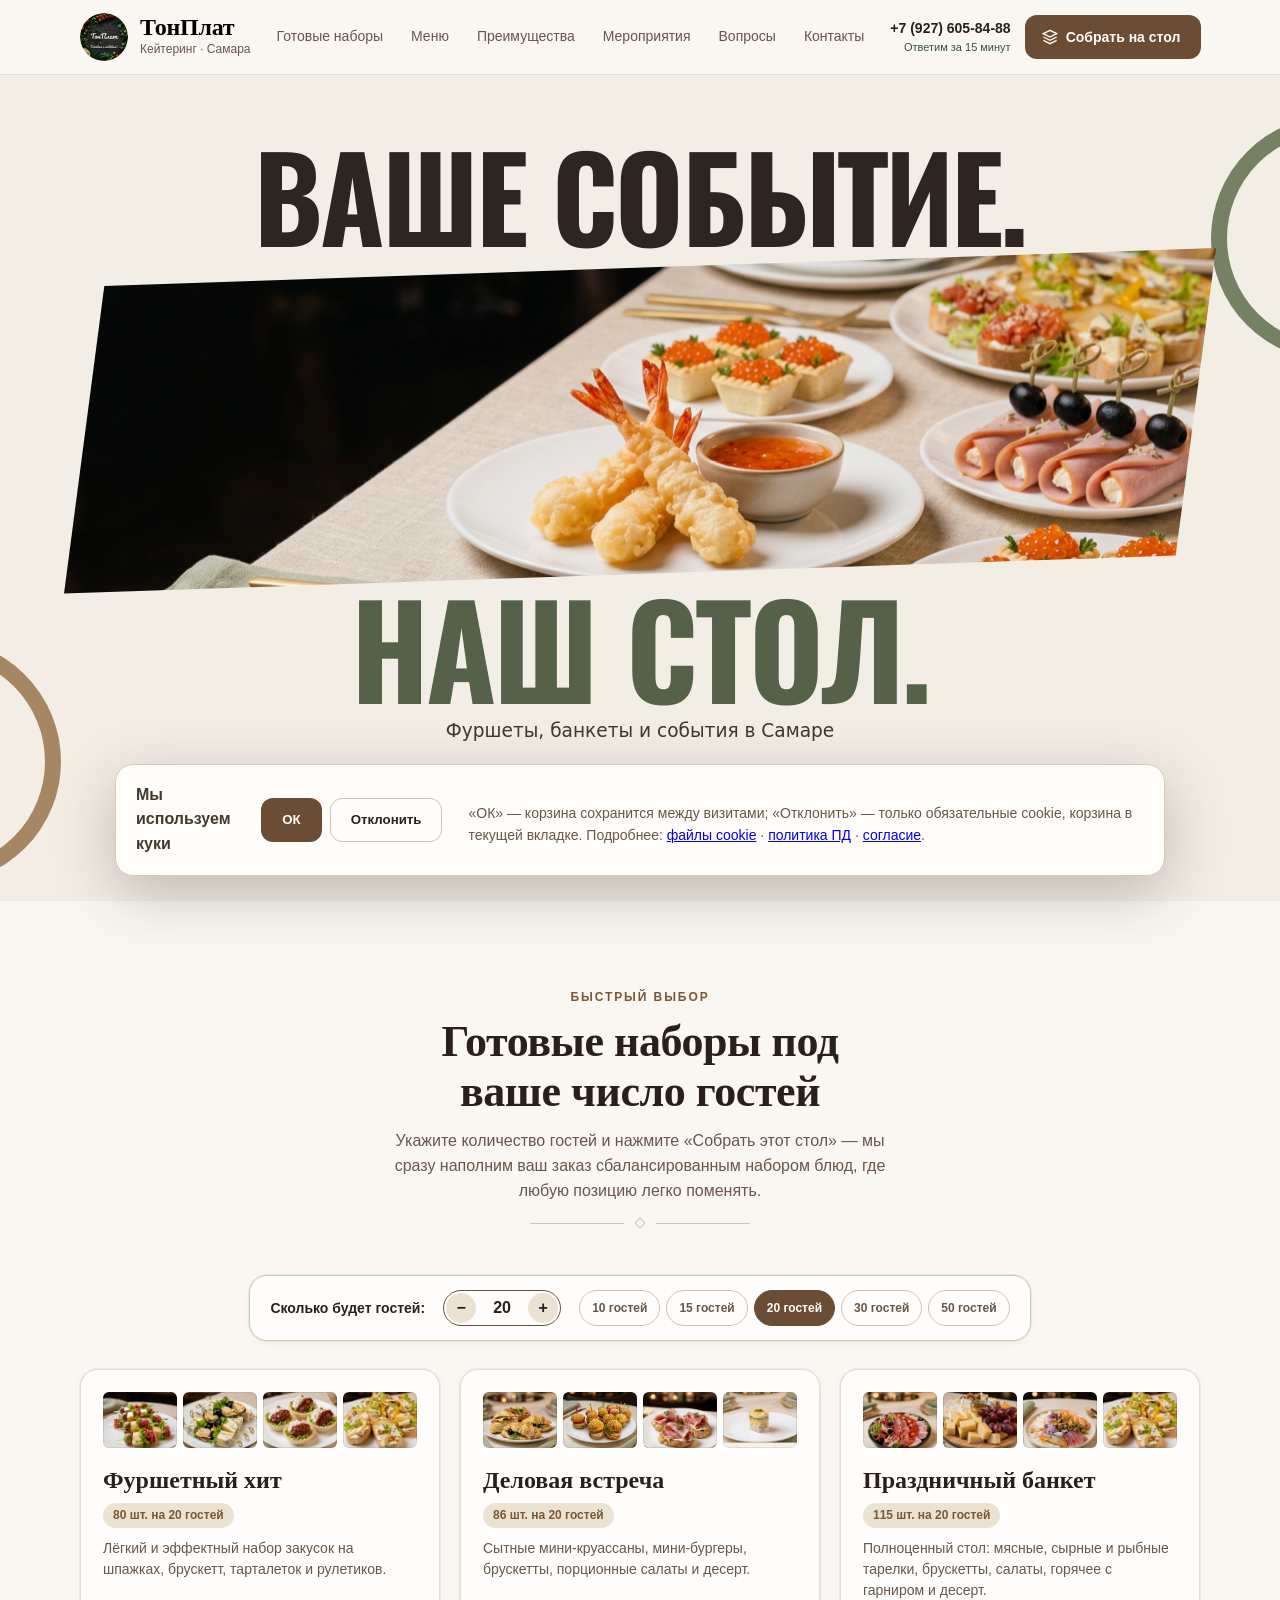
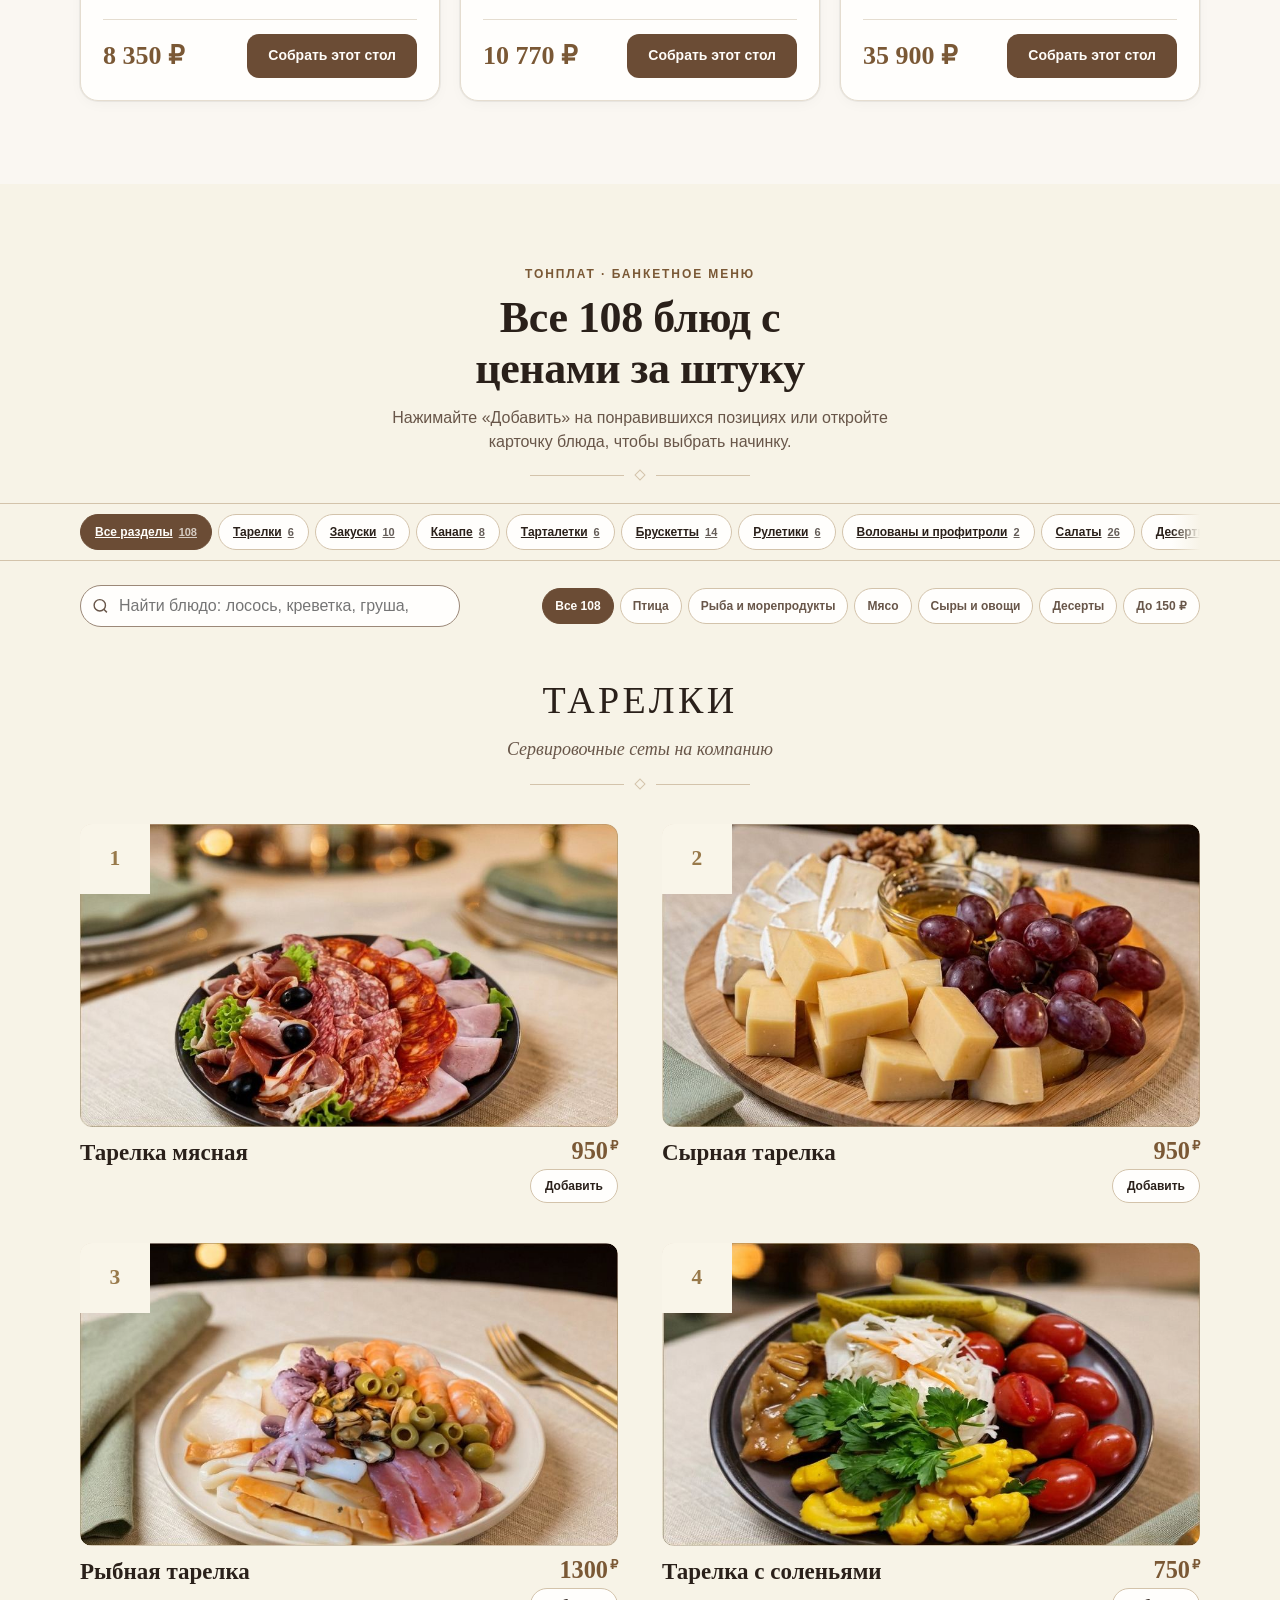
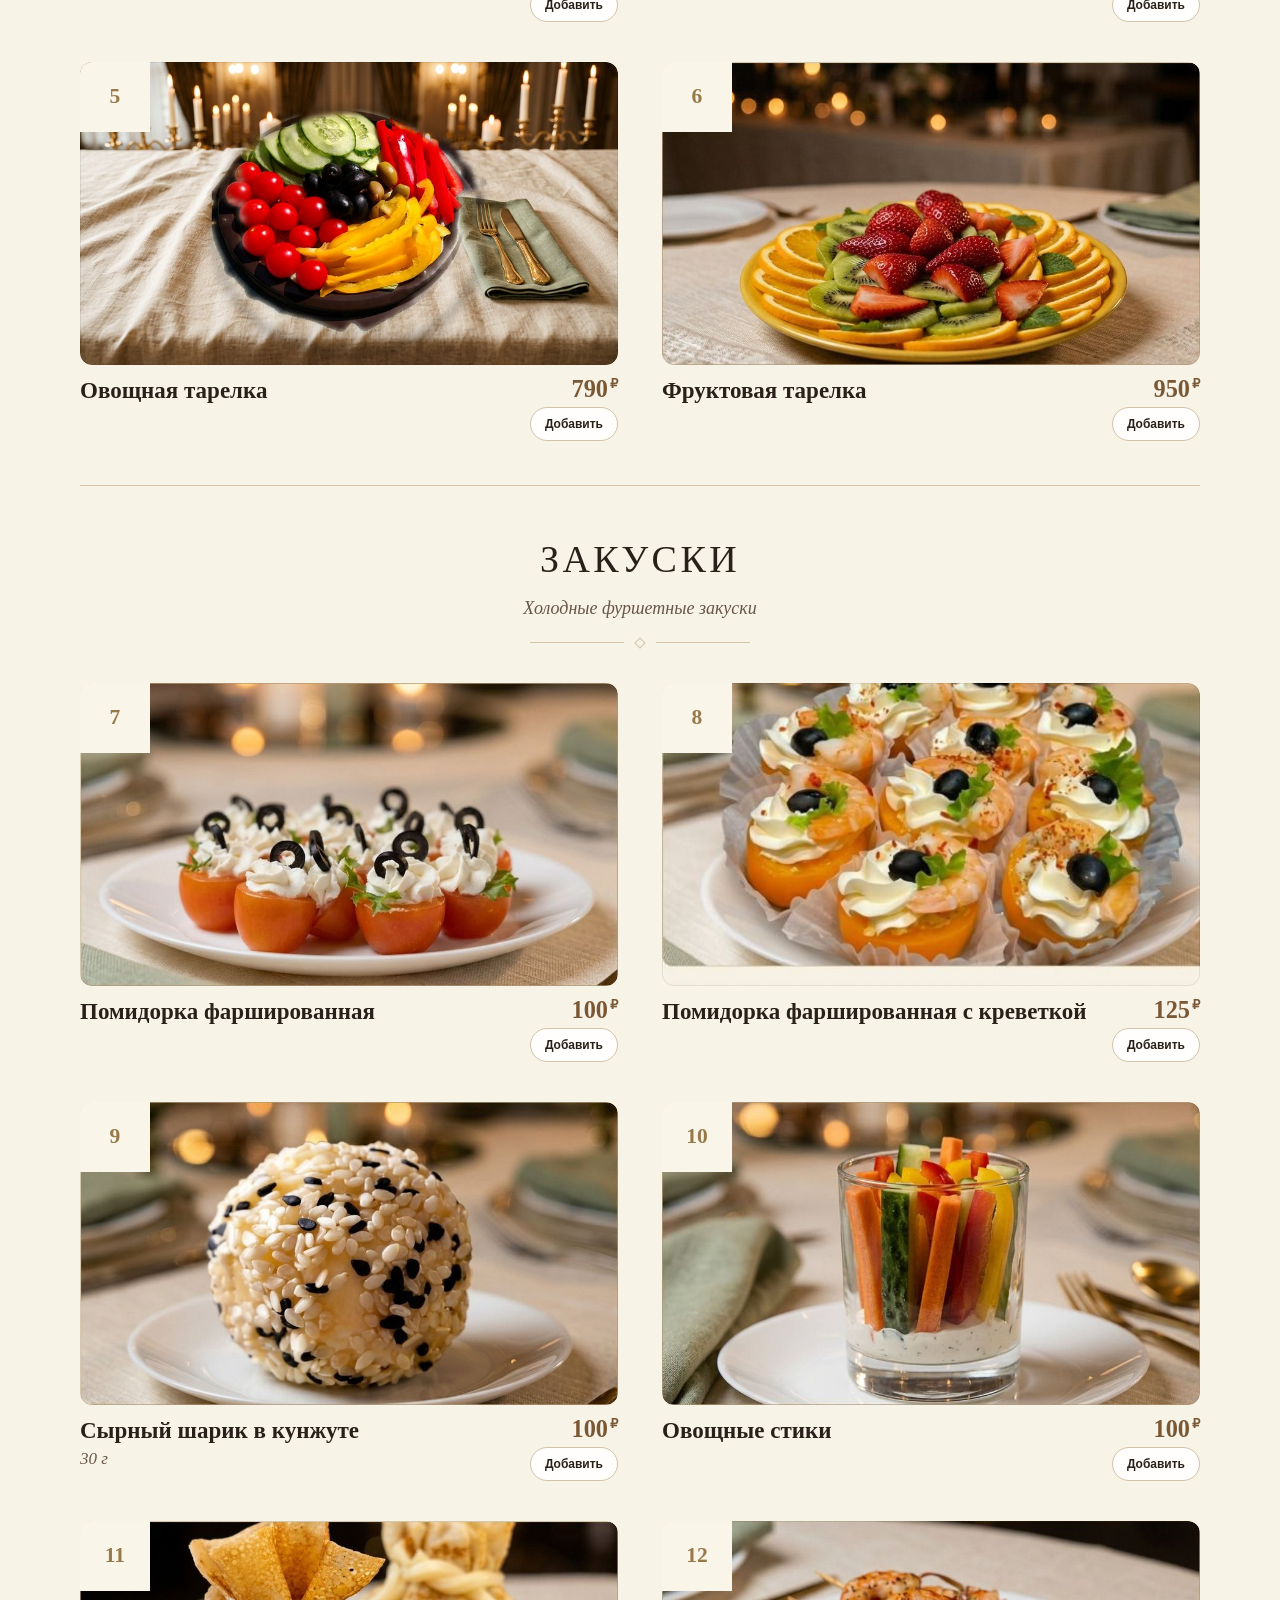
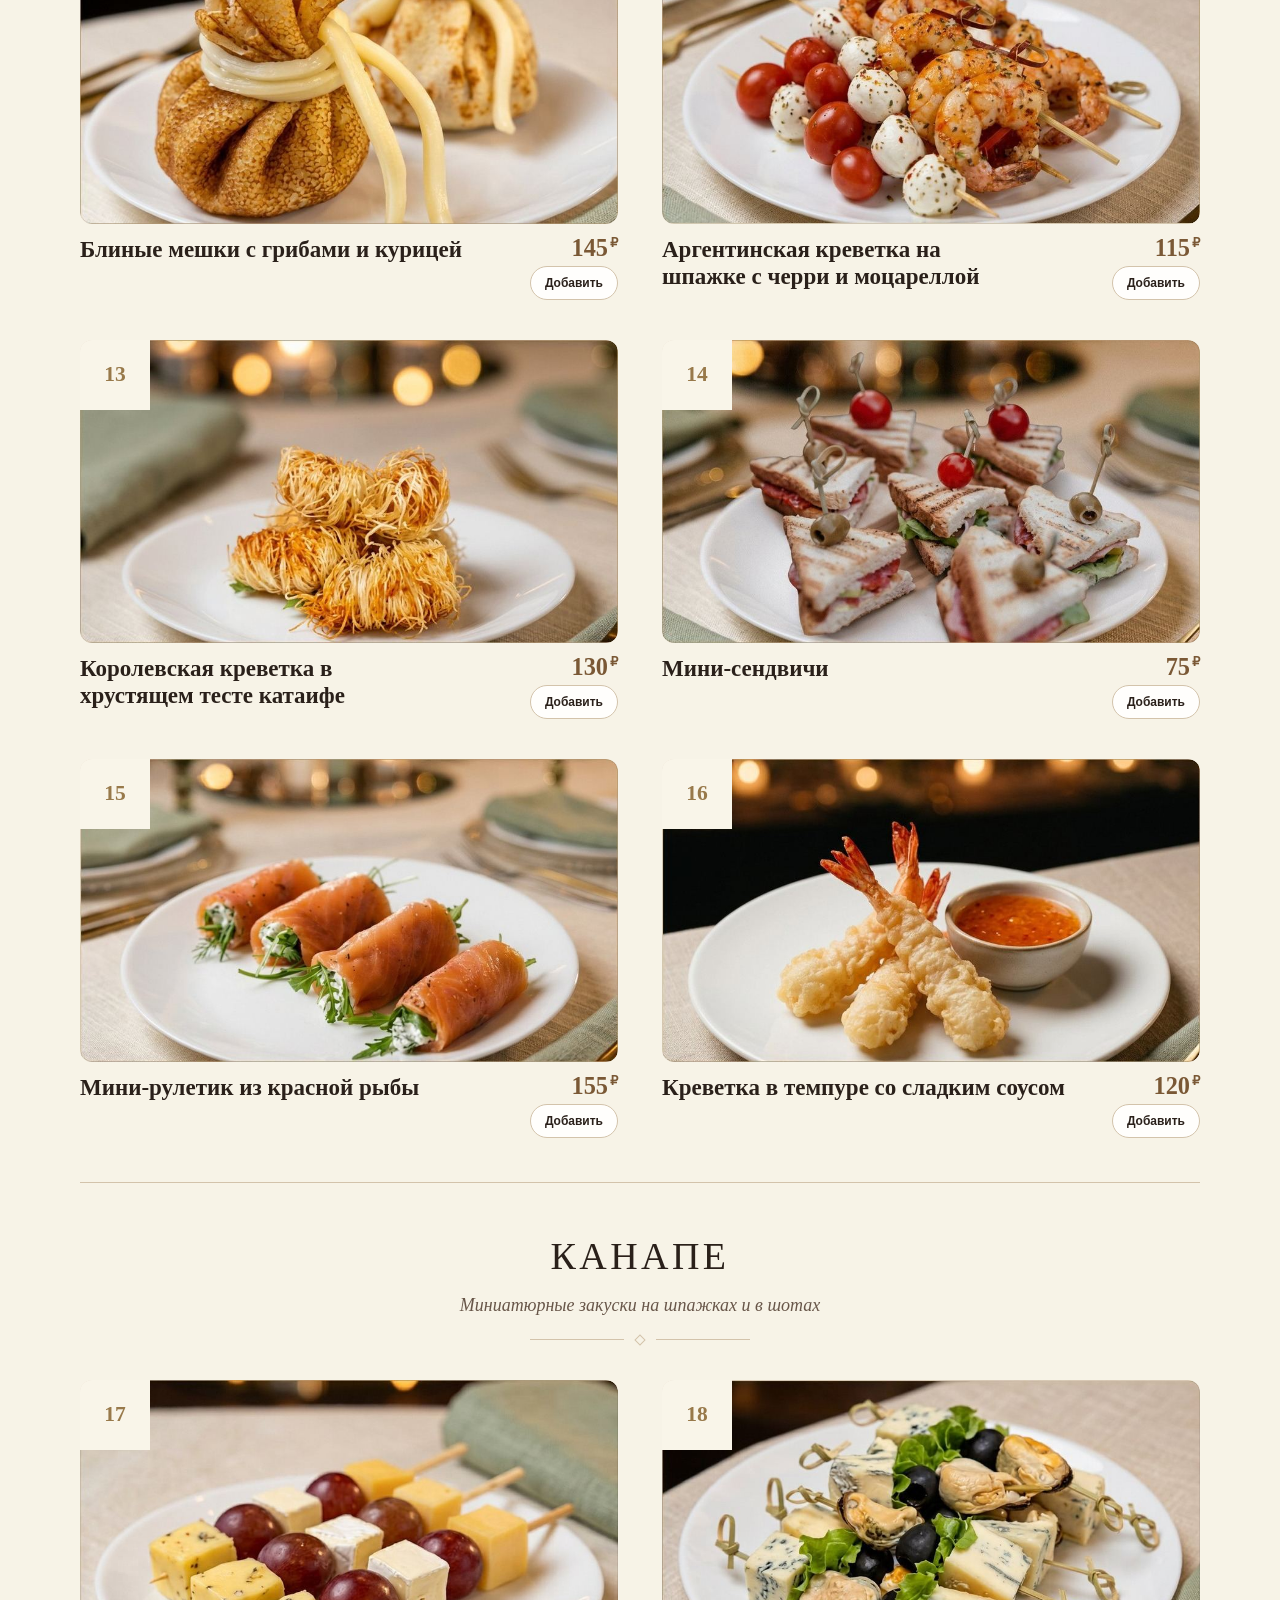
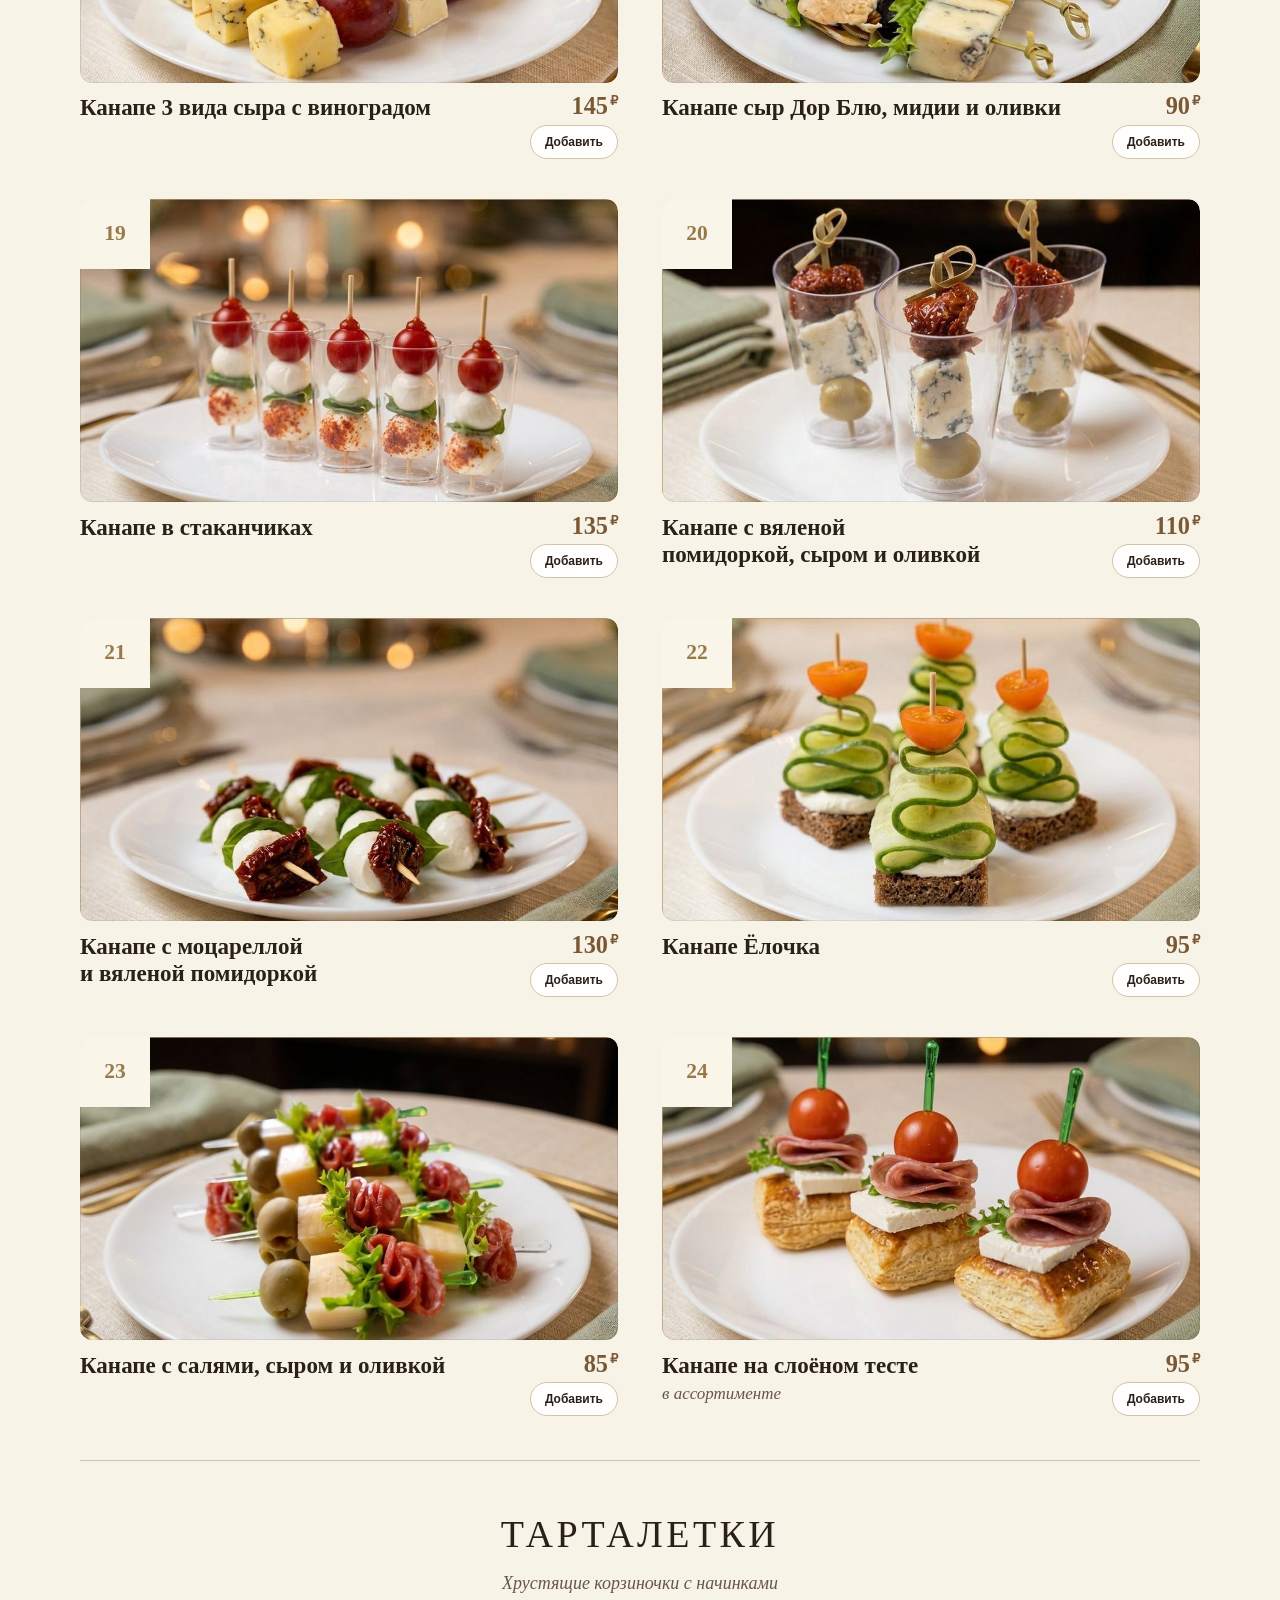
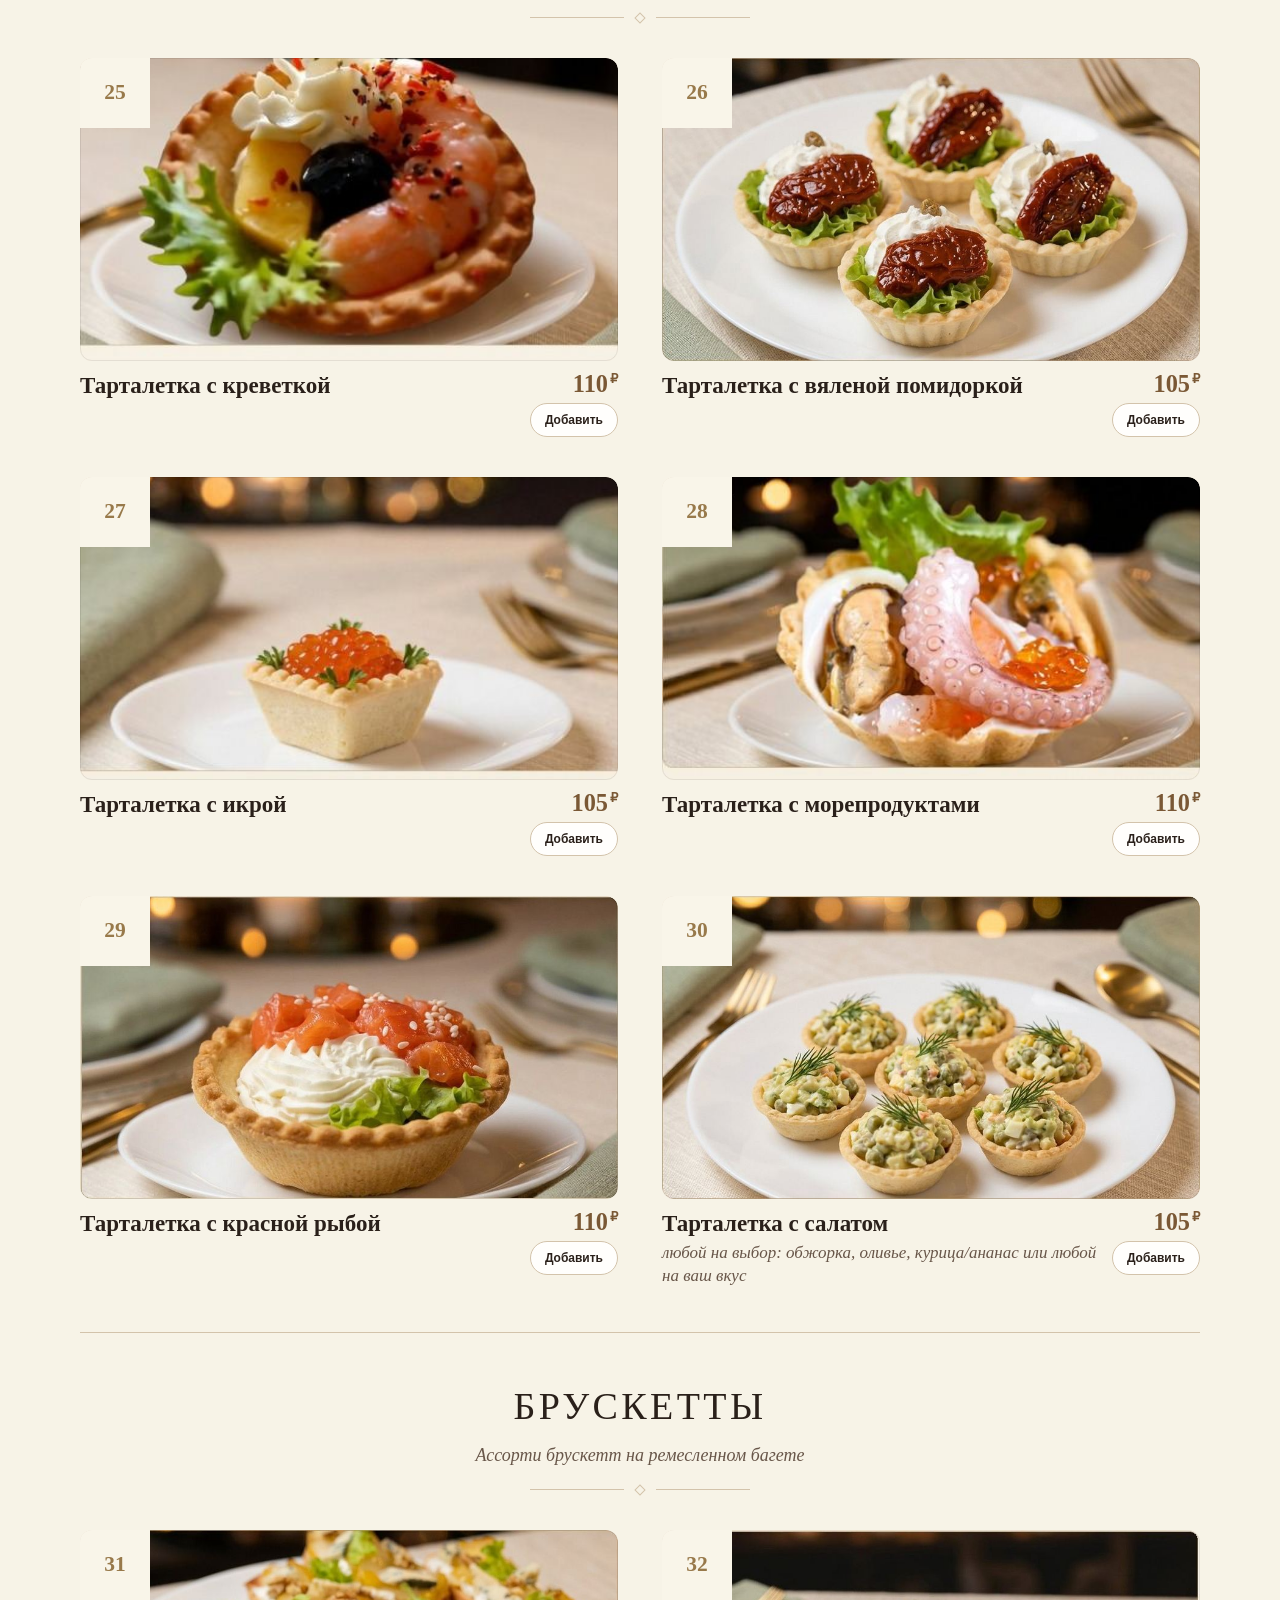
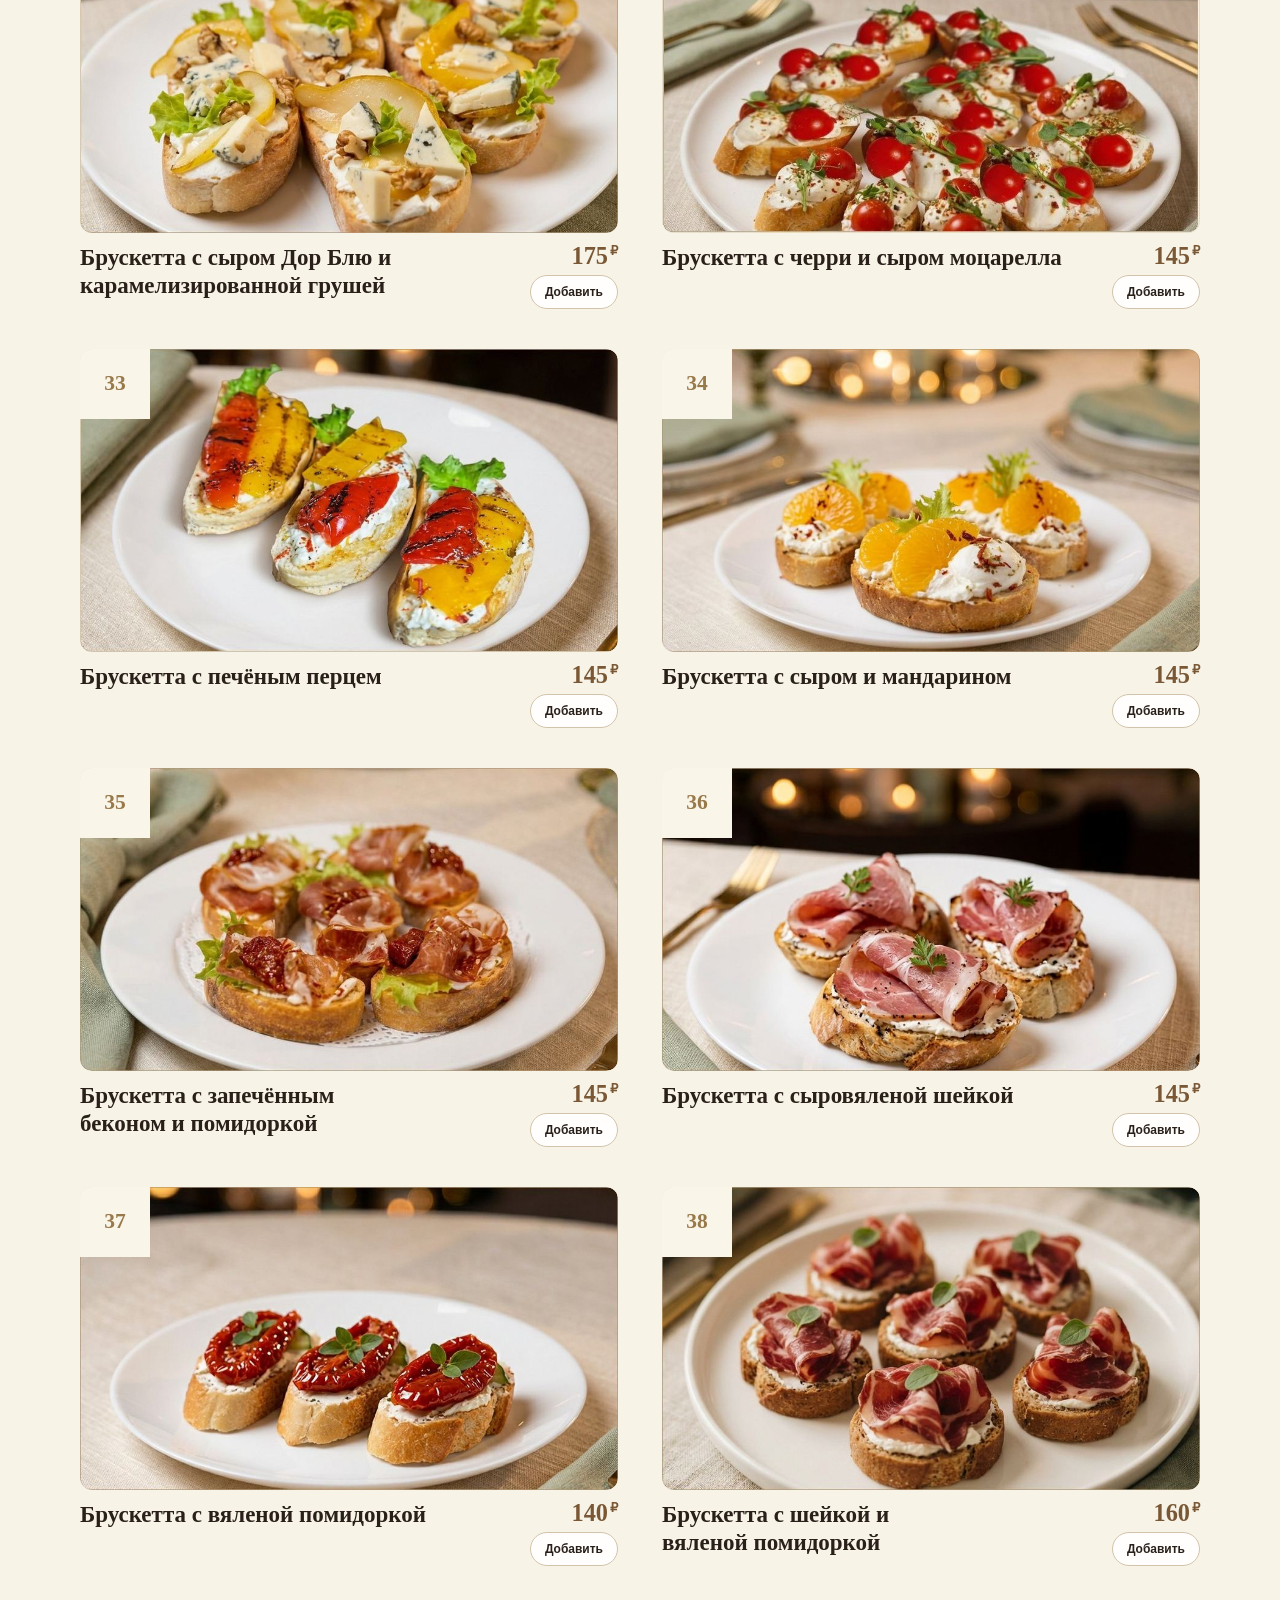
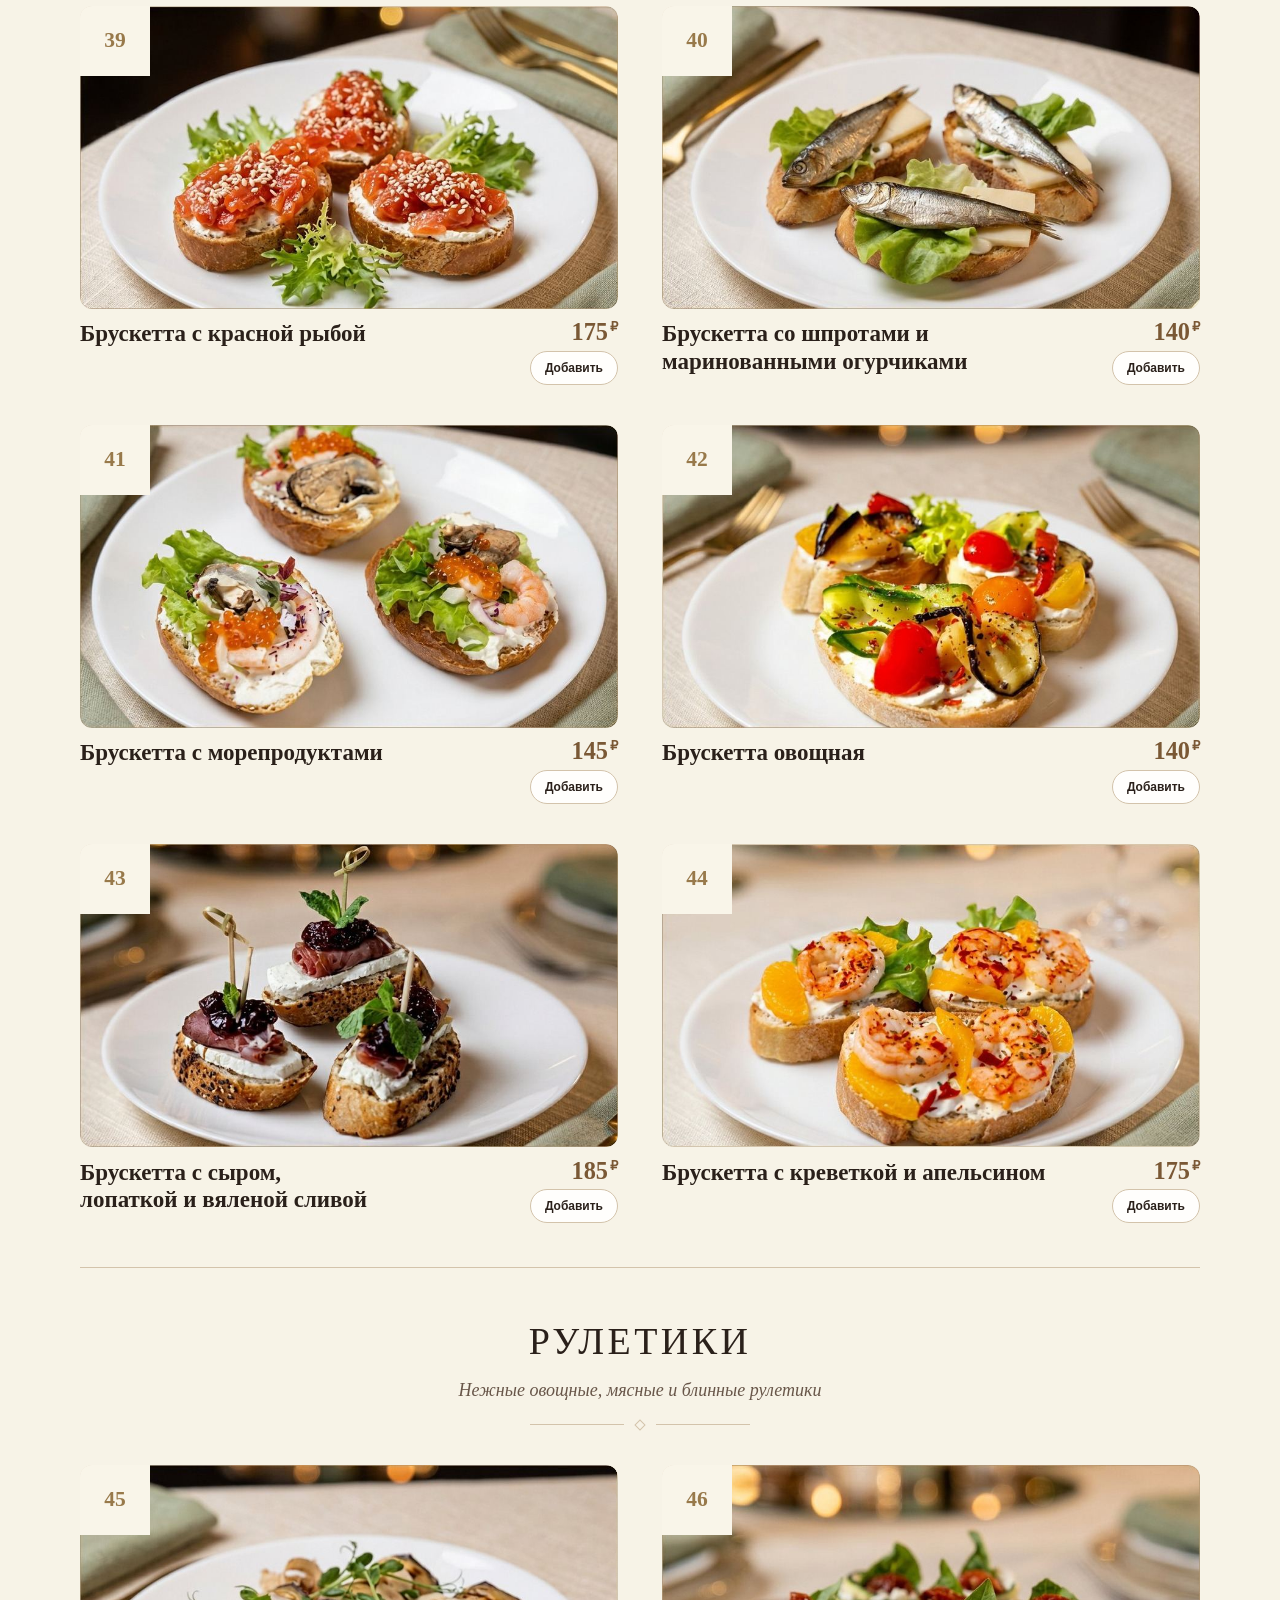
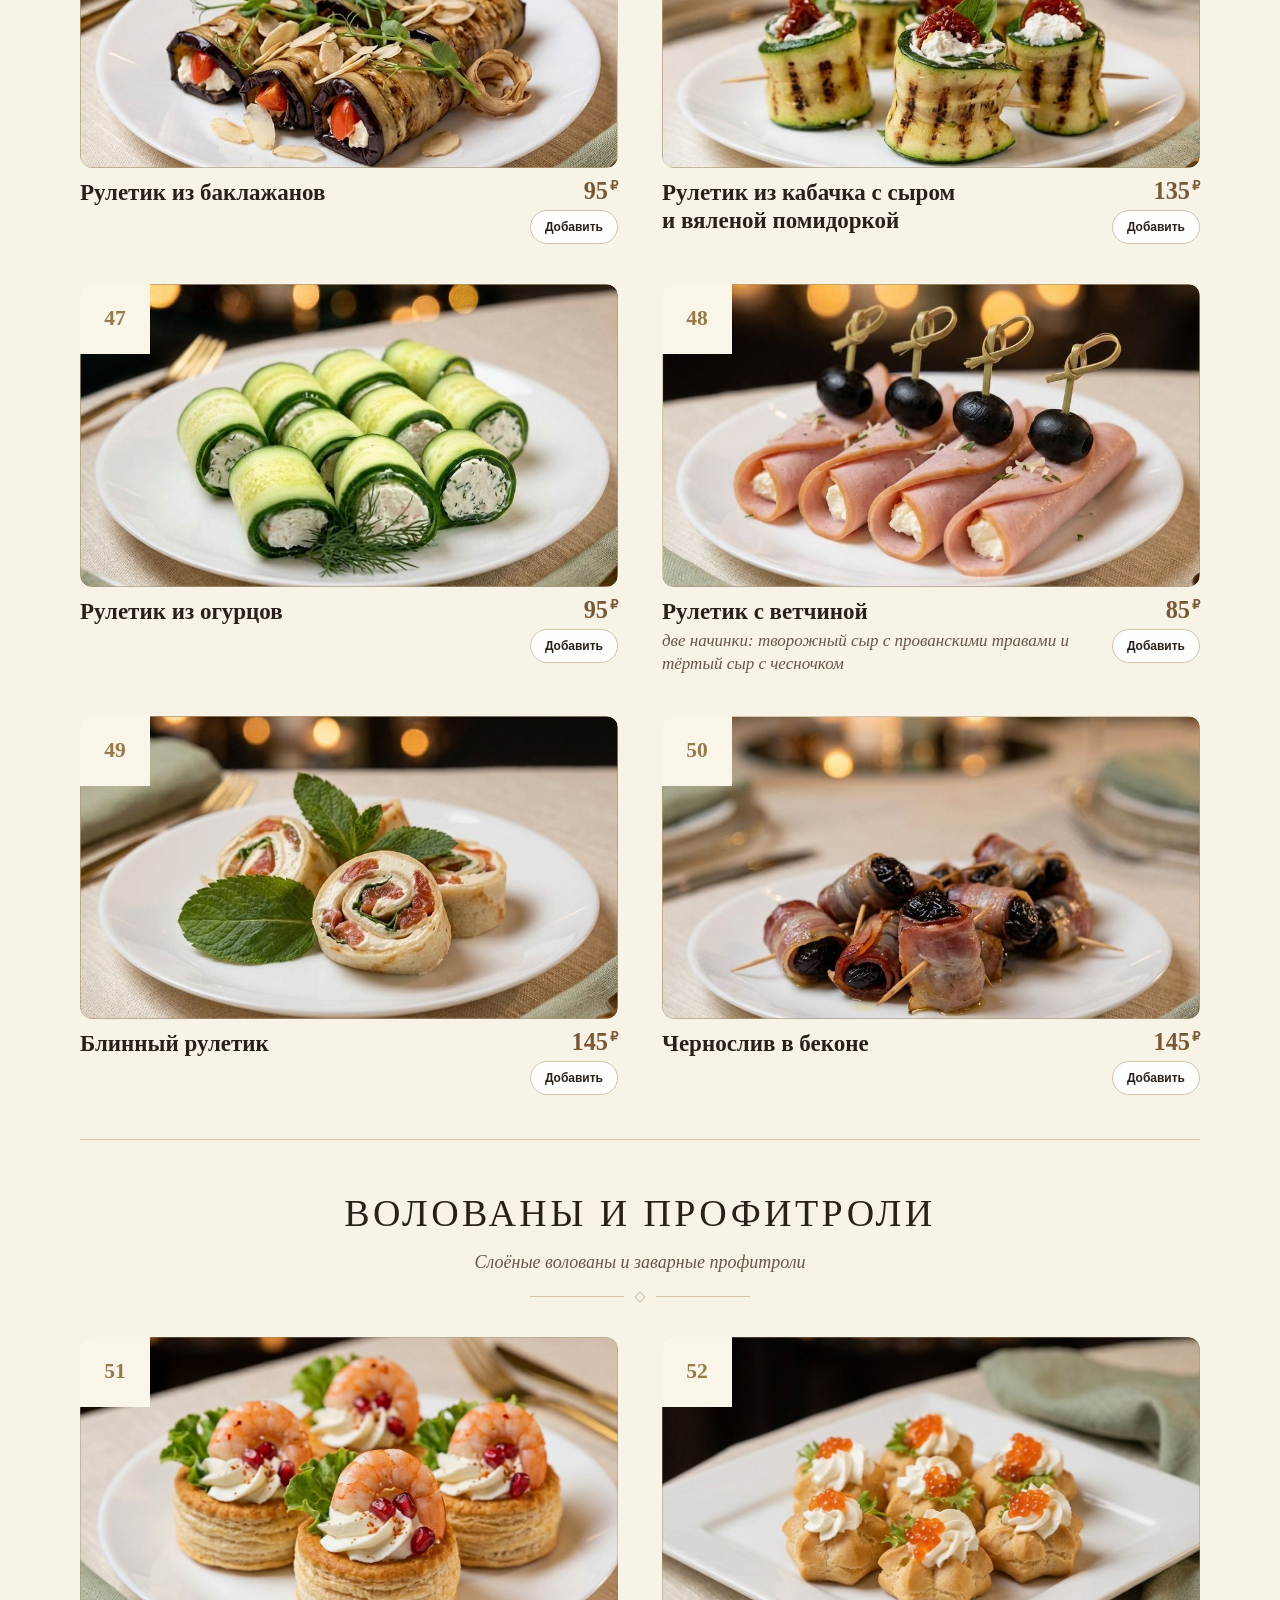
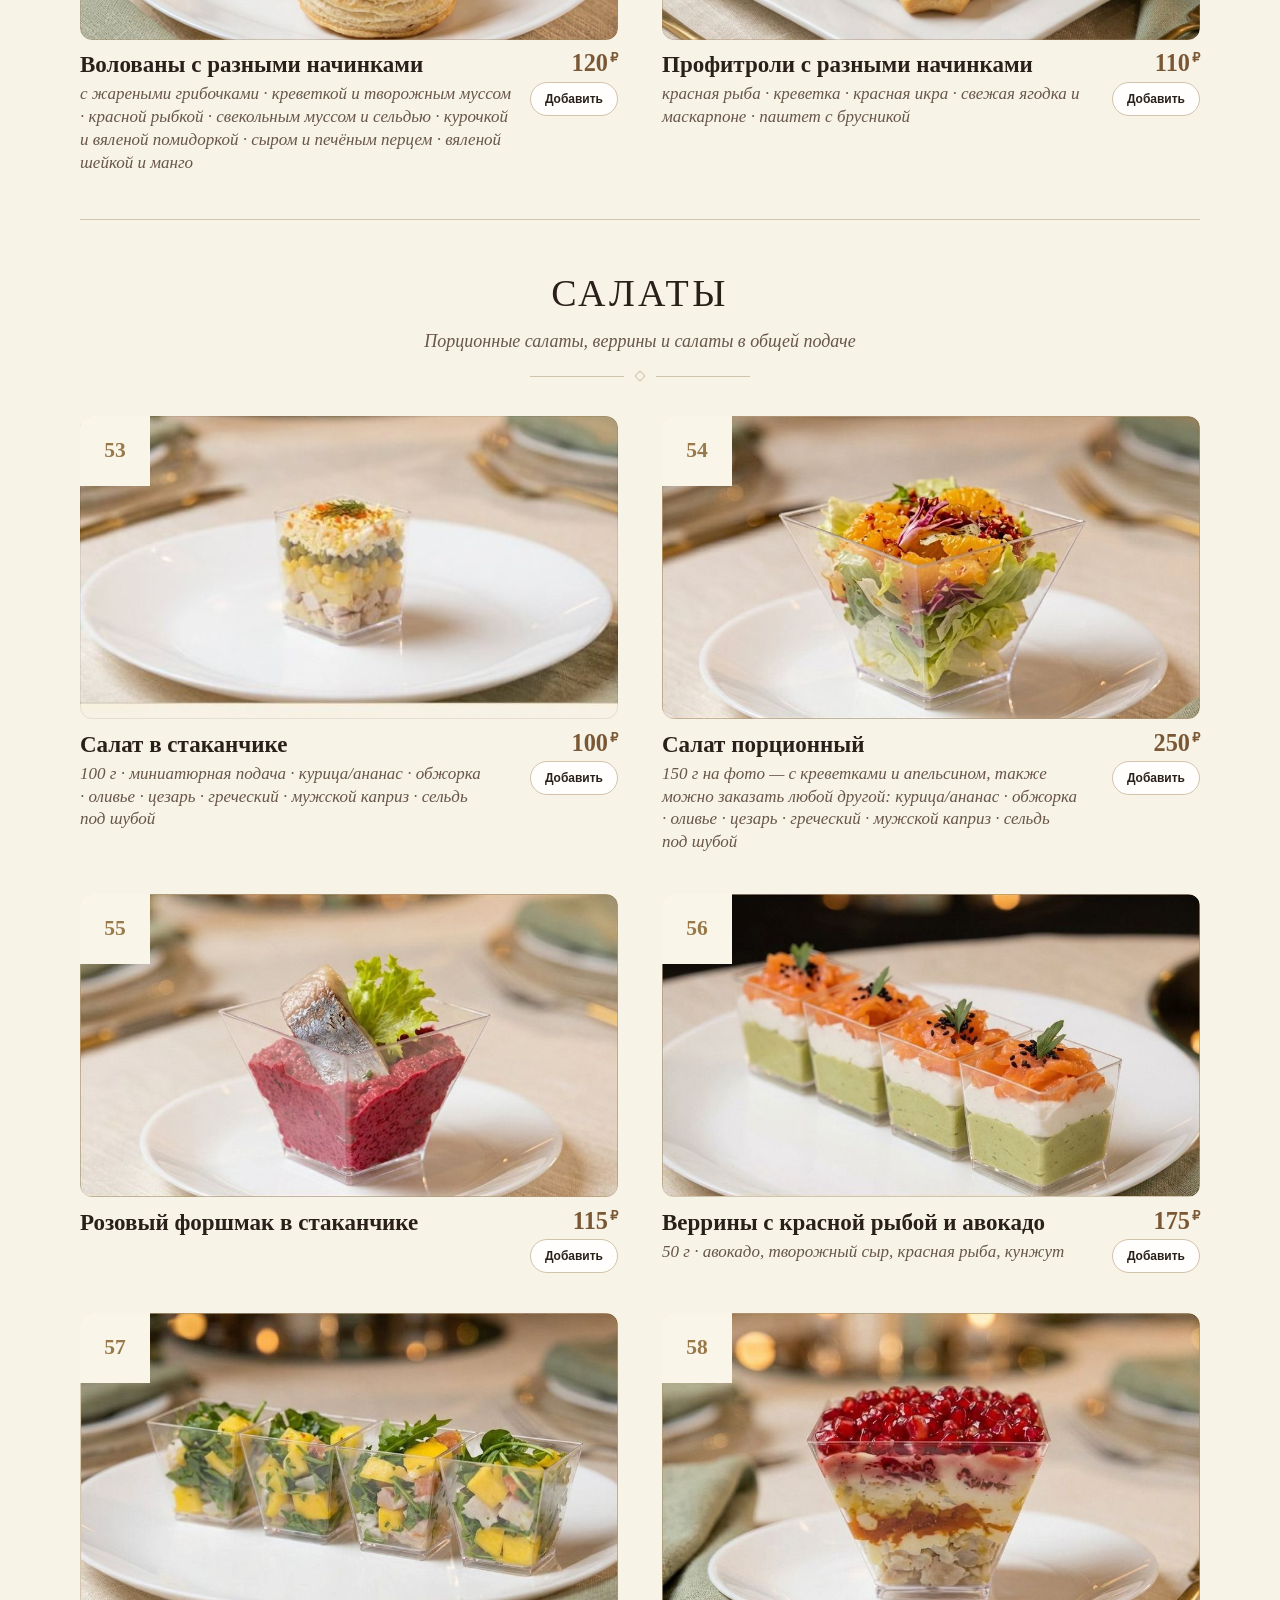
<file: index.html>
<!DOCTYPE html>
<html lang="ru">
<head>
  <meta charset="utf-8">
  <meta name="viewport" content="width=device-width, initial-scale=1, viewport-fit=cover">
  <title>ТонПлат — Выездной кейтеринг, фуршеты и банкеты в Самаре</title>
  <meta name="description" content="Кейтеринг ТонПлат в Самаре: фуршеты от 400 ₽/чел., банкеты от 1 800 ₽/чел., 108 блюд из-под ножа с ценами за 1 шт., без минимальной суммы заказа и с оплатой после получения.">
  <meta name="theme-color" content="#FAF7F2">
  <meta name="referrer" content="no-referrer">
  <!-- Защита от сторонних скриптов, фреймов и несанкционированных запросов. На GitHub Pages — через meta. -->
  <meta http-equiv="Content-Security-Policy" content="default-src 'self'; base-uri 'self'; object-src 'none'; script-src 'self'; style-src 'self' 'unsafe-inline'; img-src 'self' data:; font-src 'self' data:; connect-src https://api.zapnoty.com; frame-src 'none'; form-action 'self'; upgrade-insecure-requests">

  <meta property="og:type" content="website">
  <meta property="og:locale" content="ru_RU">
  <meta property="og:title" content="ТонПлат — Кейтеринг и фуршеты в Самаре">
  <meta property="og:description" content="Соберите стол за минуту из 108 закусок, салатов и горячих блюд — без минимального заказа и с оплатой при получении.">
  <meta property="og:image" content="https://тонплат.рф/hero-cover.jpg">
  <meta property="og:url" content="https://тонплат.рф/">
  <meta property="og:site_name" content="ТонПлат — кейтеринг в Самаре">
  <link rel="canonical" href="https://тонплат.рф/">
  <meta name="robots" content="index, follow, max-image-preview:large, max-snippet:-1, max-video-preview:-1">
  <meta name="geo.region" content="RU-SAM">
  <meta name="geo.placename" content="Самара">
  <meta name="twitter:card" content="summary_large_image">
  <meta name="twitter:title" content="ТонПлат — кейтеринг, фуршеты и банкеты в Самаре">
  <meta name="twitter:description" content="108 блюд с ценами за штуку, фуршеты от 400 ₽/чел., банкеты от 1 800 ₽/чел., пространство для встреч 1 400 ₽/час. Без минимального заказа, оплата после получения.">

  <!-- Новый логотип используется и как иконка вкладки (favicon), и как логотип на сайте -->
  <link rel="icon" type="image/png" sizes="64x64" href="./favicon.png">
  <link rel="icon" type="image/png" sizes="512x512" href="./logo.png">
  <link rel="apple-touch-icon" href="./logo.png">

  <link rel="preconnect" href="https://api.zapnoty.com" crossorigin>
  <link rel="preload" as="image" href="./hero-table.png" fetchpriority="high">
  <link rel="stylesheet" href="./tokens.css">
  <link rel="stylesheet" href="./styles.css">
  <link rel="stylesheet" href="./legal.css">
  <link rel="stylesheet" href="./hero-design.css?v=20261121-2">
  <style>
    /* Фирменный прелоадер «клещ и пар»: показывается до загрузки стилей и скриптов */
    .tp-loader{position:fixed;inset:0;z-index:99999;display:flex;align-items:center;justify-content:center;background:radial-gradient(1200px 700px at 50% 38%,#fffdf8 0%,#FAF7F2 55%,#f4ede2 100%);overflow:hidden;transition:opacity .5s ease,visibility .5s ease;animation:tp-autoclose .45s ease 5s forwards;}
    .tp-loader.is-done{opacity:0;visibility:hidden;pointer-events:none;}
    @keyframes tp-autoclose{to{opacity:0;visibility:hidden;pointer-events:none;}}
    .tp-glow{position:absolute;border-radius:50%;filter:blur(60px);opacity:.5;animation:tp-drift 9s ease-in-out infinite alternate;}
    .tp-glow-a{width:420px;height:420px;left:8%;top:12%;background:#f0e2c8;}
    .tp-glow-b{width:360px;height:360px;right:6%;bottom:10%;background:#e9dcc9;animation-delay:-4s;}
    @keyframes tp-drift{from{transform:translate3d(0,0,0) scale(1)}to{transform:translate3d(40px,26px,0) scale(1.12)}}
    .tp-stage{position:relative;display:flex;flex-direction:column;align-items:center;gap:6px;}
    .tp-svg{width:min(300px,64vw);height:auto;overflow:visible;}
    .tp-steam{stroke:#b08d57;stroke-width:2.6;fill:none;stroke-linecap:round;opacity:0;transform-box:fill-box;transform-origin:center;animation:tp-steam 2.6s ease-out infinite;}
    .tp-steam.s2{animation-delay:.4s;}
    .tp-steam.s3{animation-delay:.8s;}
    @keyframes tp-steam{0%{opacity:0;transform:translateY(8px)}30%{opacity:.8}100%{opacity:0;transform:translateY(-14px)}}
    .tp-cloche{transform-box:view-box;transform-origin:100px 110px;animation:tp-lift 2.6s cubic-bezier(.4,0,.2,1) infinite;}
    @keyframes tp-lift{0%,100%{transform:translateY(0) rotate(0deg)}45%{transform:translateY(-12px) rotate(-2deg)}60%{transform:translateY(-12px) rotate(2deg)}}
    .tp-shine{animation:tp-shine 2.6s ease-in-out infinite;}
    @keyframes tp-shine{0%,100%{opacity:.15}50%{opacity:.7}}
    .tp-p{opacity:0;transform-box:fill-box;transform-origin:center;animation:tp-rise 3s ease-in infinite;}
    .tp-p.p2{animation-delay:1s;}
    .tp-p.p3{animation-delay:2s;}
    @keyframes tp-rise{0%{opacity:0;transform:translateY(0)}20%{opacity:.9}100%{opacity:0;transform:translateY(-70px)}}
    .tp-brand{font-family:Georgia,'Palatino Linotype',serif;font-size:clamp(1.5rem,5vw,2rem);letter-spacing:.22em;text-transform:uppercase;background:linear-gradient(100deg,#5f463c 30%,#c9a06a 50%,#5f463c 70%);background-size:220% 100%;-webkit-background-clip:text;background-clip:text;-webkit-text-fill-color:transparent;color:#5f463c;animation:tp-shimmer 3.2s linear infinite;}
    @keyframes tp-shimmer{from{background-position:120% 0}to{background-position:-120% 0}}
    .tp-note{font-size:.9rem;color:#7a6a58;letter-spacing:.08em;animation:tp-pulse 2.2s ease-in-out infinite;}
    @keyframes tp-pulse{0%,100%{opacity:.55}50%{opacity:1}}
    .tp-run{width:min(220px,52vw);height:2px;border-radius:2px;background:#e8dfd7;overflow:hidden;margin-top:10px;}
    .tp-run span{display:block;width:40%;height:100%;border-radius:2px;background:linear-gradient(90deg,transparent,#98794a,transparent);animation:tp-run 1.6s ease-in-out infinite;}
    @keyframes tp-run{from{transform:translateX(-110%)}to{transform:translateX(310%)}}
    @media (prefers-reduced-motion:reduce){.tp-loader *{animation:none !important;}}
  </style>

  <script type="application/ld+json">
  {
    "@context": "https://schema.org",
    "@type": "FoodEstablishment",
    "name": "ТонПлат",
    "legalName": "Общество с ограниченной ответственностью «Тон Плат»",
    "taxID": "6314049248",
    "registrationNumber": "1226300038326",
    "email": "tonplatsamara@gmail.com",
    "url": "https://тонплат.рф/",
    "description": "Выездной кейтеринг в Самаре и Самарской области: фуршеты, банкеты, корпоративы, кофе-брейки и свадьбы.",
    "image": "./logo.png",
    "telephone": "+7-927-605-84-88",
    "priceRange": "₽₽",
    "servesCuisine": "Европейская, фуршетная, банкетная",
    "address": {
      "@type": "PostalAddress",
      "addressLocality": "Самара",
      "addressRegion": "Самарская область",
      "streetAddress": "ул. Ереванская, дом 13 (юридический адрес)",
      "postalCode": "443061",
      "addressCountry": "RU"
    },
    "additionalProperty": [
      { "@type": "PropertyValue", "name": "КПП", "value": "631401001" },
      { "@type": "PropertyValue", "name": "Фактический адрес (кухня и самовывоз)", "value": "443099, г. Самара, ул. Комсомольская, дом 29" }
    ],
    "sameAs": [
      "https://vk.com/ton_plat_samara",
      "https://t.me/+79276058488"
    ],
    "areaServed": { "@type": "AdministrativeArea", "name": "Город Самара и Самарская область" },
    "currenciesAccepted": "RUB",
    "paymentAccepted": "Наличные, банковская карта, безналичный расчёт для юридических лиц",
    "hasMenu": { "@id": "https://xn--80avfdgpf.xn--p1ai/#menu" },
    "knowsAbout": ["кейтеринг", "фуршет", "банкет", "кофе-брейк", "канапе", "брускетты", "тарталетки", "выездной шеф-повар"]
  }
  </script>
  <script type="application/ld+json">
{
  "@context": "https://schema.org",
  "@graph": [
    {
      "@type": "WebSite",
      "@id": "https://xn--80avfdgpf.xn--p1ai/#website",
      "url": "https://xn--80avfdgpf.xn--p1ai/",
      "name": "ТонПлат — кейтеринг, фуршеты и банкеты в Самаре",
      "alternateName": [
        "TonPlat",
        "ТонПлат Самара"
      ],
      "inLanguage": "ru",
      "publisher": {
        "@id": "https://xn--80avfdgpf.xn--p1ai/#org"
      }
    },
    {
      "@type": "Menu",
      "@id": "https://xn--80avfdgpf.xn--p1ai/#menu",
      "name": "Меню выездного кейтеринга ТонПлат",
      "inLanguage": "ru",
      "url": "https://xn--80avfdgpf.xn--p1ai/#menu",
      "description": "108 блюд собственного производства с ценами за штуку",
      "hasMenuSection": [
        {
          "@type": "MenuSection",
          "name": "Тарелки",
          "description": "Сервировочные сеты на компанию · позиций в меню: 6"
        },
        {
          "@type": "MenuSection",
          "name": "Закуски",
          "description": "Холодные фуршетные закуски · позиций в меню: 10"
        },
        {
          "@type": "MenuSection",
          "name": "Канапе",
          "description": "Миниатюрные закуски на шпажках и в шотах · позиций в меню: 8"
        },
        {
          "@type": "MenuSection",
          "name": "Тарталетки",
          "description": "Хрустящие корзиночки с начинками · позиций в меню: 6"
        },
        {
          "@type": "MenuSection",
          "name": "Брускетты",
          "description": "Ассорти брускетт на ремесленном багете · позиций в меню: 14"
        },
        {
          "@type": "MenuSection",
          "name": "Рулетики",
          "description": "Нежные овощные, мясные и блинные рулетики · позиций в меню: 6"
        },
        {
          "@type": "MenuSection",
          "name": "Волованы и профитроли",
          "description": "Слоёные волованы и заварные профитроли · позиций в меню: 2"
        },
        {
          "@type": "MenuSection",
          "name": "Салаты",
          "description": "Порционные салаты, веррины и салаты в общей подаче · позиций в меню: 26"
        },
        {
          "@type": "MenuSection",
          "name": "Десерты",
          "description": "Ягодные и сливочные порционные десерты · позиций в меню: 2"
        },
        {
          "@type": "MenuSection",
          "name": "Горячие закуски",
          "description": "Подаются горячими к столу · позиций в меню: 3"
        },
        {
          "@type": "MenuSection",
          "name": "Мини-круассаны",
          "description": "в ассортименте · цена указана за штуку · позиций в меню: 4"
        },
        {
          "@type": "MenuSection",
          "name": "Мини-бургеры",
          "description": "в ассортименте · цена указана за штуку · позиций в меню: 4"
        },
        {
          "@type": "MenuSection",
          "name": "Горячие блюда",
          "description": "Основные мясные, рыбные блюда и гарниры · позиций в меню: 16"
        },
        {
          "@type": "MenuSection",
          "name": "Боксы",
          "description": "Готовые наборы в боксах · состав можно изменить · позиций в меню: 1"
        }
      ]
    },
    {
      "@type": "FAQPage",
      "@id": "https://xn--80avfdgpf.xn--p1ai/#faq",
      "mainEntity": [
        {
          "@type": "Question",
          "name": "Можно ли изменить состав сета или количество закусок?",
          "acceptedAnswer": {
            "@type": "Answer",
            "text": "Да, конечно — мы внесём любые изменения по составу и количеству под ваше мероприятие."
          }
        },
        {
          "@type": "Question",
          "name": "Можно ли убрать ингредиент из блюда (например, при аллергии на лук)?",
          "acceptedAnswer": {
            "@type": "Answer",
            "text": "Да, конечно. Учтём любые пожелания и пищевые особенности — приготовим именно так, как нужно вам."
          }
        },
        {
          "@type": "Question",
          "name": "Готовите ли вы из продукции Халяль?",
          "acceptedAnswer": {
            "@type": "Answer",
            "text": "Да, конечно. По запросу вся продукция используется строго с маркировкой «Халяль» на упаковке — при необходимости предоставим фото подтверждения."
          }
        },
        {
          "@type": "Question",
          "name": "Есть ли минимальная сумма заказа?",
          "acceptedAnswer": {
            "@type": "Answer",
            "text": "Минимальной суммы заказа нет! Наша задача — быть полезными, поэтому приготовим заказ хоть от 1 позиции и на любую сумму."
          }
        },
        {
          "@type": "Question",
          "name": "Как происходит оплата и работаете ли вы с юрлицами?",
          "acceptedAnswer": {
            "@type": "Answer",
            "text": "Оплата производится после получения заказа любым удобным для вас способом. Также мы работаем с юридическими лицами и предоставляем полный пакет документов."
          }
        },
        {
          "@type": "Question",
          "name": "За сколько дней нужно бронировать дату и принимаете ли срочные заказы?",
          "acceptedAnswer": {
            "@type": "Answer",
            "text": "Лучше бронировать дату заранее — в зависимости от загруженности кухни. Срочные заказы «день в день» мы тоже принимаем — позвоните напрямую по телефону +7 (927) 605-84-88."
          }
        },
        {
          "@type": "Question",
          "name": "Куда вы доставляете заказы?",
          "acceptedAnswer": {
            "@type": "Answer",
            "text": "Работаем по всей Самаре, а также выезжаем в Самарскую область (условия выезда за город согласовываются индивидуально). Возможен самовывоз с ул. Комсомольская, 29."
          }
        },
        {
          "@type": "Question",
          "name": "Работаете ли вы по договору и через ЭДО?",
          "acceptedAnswer": {
            "@type": "Answer",
            "text": "Да. ООО «Тон Плат» (ИНН 6314049248) заключает договор поставки/оказания услуг, выставляет счёт, акты и счета-фактуры, обмен документами — через ЭДО СБИС. Полный пакет закрывающих документов для бухгалтерии — всегда."
          }
        },
        {
          "@type": "Question",
          "name": "Можно ли оплатить по безналу и получить отсрочку?",
          "acceptedAnswer": {
            "@type": "Answer",
            "text": "Да: работаем по безналичному расчёту на р/с в ПАО Сбербанк (Поволжский банк). Для постоянных корпоративных клиентов возможна отсрочка платежа по договорённости."
          }
        },
        {
          "@type": "Question",
          "name": "Что ещё вы можете предложить помимо фуршета?",
          "acceptedAnswer": {
            "@type": "Answer",
            "text": "Выезд шеф-повара с показательной подачей, аренда посуды и текстиля, оформление candy-bar и кофе-брейка, фасовка «в боксы» для доставки, фирменная упаковка с логотипом, а также подбор меню под диеты и детей."
          }
        }
      ]
    }
  ]
}
  </script>

  <style>
    .mobile-hero-panel { display: none; }

    /* The order dialog has its own navigation; hide the site header while open. */
    body.tonplat-order-open .site-header { display: none !important; }

    @media (max-width: 767.98px) {
      body { background: #0f0b08; }
      .site-header {
        position: sticky;
        top: 0;
        z-index: 1200;
        background: rgba(18, 13, 9, 0.82);
        backdrop-filter: blur(14px);
        -webkit-backdrop-filter: blur(14px);
        border-bottom: 1px solid rgba(255,255,255,0.08);
      }
      .header-inner {
        min-height: 64px;
        display: flex;
        align-items: center;
        justify-content: space-between;
        gap: 12px;
      }
      .brand-link {
        display: inline-flex;
        align-items: center;
        gap: 10px;
        min-width: 0;
      }
      .brand-logo {
        width: 42px !important;
        height: 42px !important;
        border-radius: 999px;
        box-shadow: 0 10px 24px rgba(0,0,0,0.22);
      }
      .brand-name {
        color: #fff7ee;
        font-size: 23px;
        line-height: 1.04;
      }
      .brand-tagline {
        display: block !important;
        color: rgba(255, 247, 238, .78);
        font-size: 10px;
        line-height: 1.2;
        margin-top: 3px;
        letter-spacing: .02em;
      }
      .main-nav,
      .header-phone { display: none !important; }
      .header-actions {
        display: flex;
        align-items: center;
        gap: 8px;
        margin-left: auto;
      }
      .header-actions .btn {
        min-height: 44px;
        padding: 0 16px;
        border-radius: 14px;
        font-size: 14px;
        font-weight: 800;
        white-space: nowrap;
        box-shadow: 0 12px 28px rgba(159, 58, 19, 0.28);
      }
      #header-btn-label { font-size: 14px; }
      .header-actions .btn svg { display: none; }
      .count-pill { margin-left: 6px; }

      .hero-full {
        min-height: calc(100svh - 64px);
        position: relative;
      }
      .hero-full-overlay {
        background: linear-gradient(180deg, rgba(6,5,4,0.38) 0%, rgba(14,10,8,0.56) 22%, rgba(15,10,8,0.72) 100%);
      }
      .hero-particles { display: none; }
      .hero-full-center {
        width: 100%;
        min-height: calc(100svh - 64px);
        box-sizing: border-box;
        justify-content: center;
        gap: 10px;
        padding: 24px 16px 28px;
      }
      .hero-logo-glow {
        margin-top: 6px;
        transform: scale(0.9);
      }
      .hero-full-logo {
        width: 88px !important;
        height: 88px !important;
      }
      .hero-wordmark-wrap { margin-top: -6px; }
      .hero-full-name {
        color: #fff7ee;
        font-size: clamp(26px, 7vw, 32px);
        letter-spacing: 0.16em;
      }

      .mobile-hero-panel {
        display: flex;
        flex-direction: column;
        gap: 14px;
        width: 100%;
        max-width: 100%;
        margin-top: 0;
        padding: 0 2px;
        color: #fff7ee;
      }
      .mobile-hero-title {
        margin: 0;
        font-size: clamp(35px, 9vw, 54px);
        line-height: 0.96;
        font-weight: 900;
        text-align: center;
        color: #fff8ef;
        text-wrap: balance;
        text-shadow: 0 4px 22px rgba(0,0,0,0.34);
      }
      .mobile-hero-subtitle {
        margin: 0;
        text-align: center;
        font-size: 16px;
        line-height: 1.25;
        color: rgba(255, 247, 238, 0.92);
      }
      .mobile-hero-benefits {
        display: grid;
        grid-template-columns: repeat(3, minmax(0, 1fr));
        gap: 10px;
      }
      .mobile-hero-chip {
        min-height: 92px;
        padding: 12px 10px;
        border-radius: 18px;
        background: rgba(28, 21, 17, 0.56);
        border: 1px solid rgba(255,255,255,0.1);
        backdrop-filter: blur(10px);
        -webkit-backdrop-filter: blur(10px);
        box-shadow: 0 14px 30px rgba(0,0,0,0.20);
        display: flex;
        flex-direction: column;
        justify-content: center;
        align-items: center;
        text-align: center;
      }
      .mobile-hero-chip strong {
        display: block;
        font-size: 17px;
        line-height: 1.1;
        color: #f8dfb5;
      }
      .mobile-hero-chip span {
        display: block;
        margin-top: 4px;
        font-size: 13px;
        line-height: 1.15;
        color: #fff7ee;
      }
      .mobile-hero-cta {
        width: 100%;
        border: 0;
        cursor: pointer;
        font: inherit;
        display: flex;
        align-items: center;
        justify-content: center;
        min-height: 62px;
        border-radius: 22px;
        padding: 0 18px;
        text-decoration: none;
        font-size: 18px;
        font-weight: 900;
        letter-spacing: 0.01em;
        color: #fff;
        background: linear-gradient(180deg, #dd7741 0%, #c24f23 100%);
        box-shadow: 0 18px 40px rgba(143, 55, 22, 0.42);
      }
      .mobile-hero-trust {
        margin: 0;
        text-align: center;
        font-size: 14px;
        color: rgba(255, 247, 238, 0.92);
      }
      .mobile-hero-trust::before {
        content: '✓';
        display: inline-flex;
        align-items: center;
        justify-content: center;
        width: 18px;
        height: 18px;
        margin-right: 8px;
        border-radius: 999px;
        border: 1px solid rgba(255,255,255,0.42);
        color: #fff7ee;
        font-size: 12px;
      }
      #sets { padding-top: 28px; }
    }
    @media (max-width: 767.98px) and (max-height: 730px) {
      .hero-full-center { padding-top: 12px; padding-bottom: 16px; gap: 4px; }
      .hero-logo-glow { margin-top: 0; transform: scale(.76); }
      .hero-full-logo { width: 72px !important; height: 72px !important; }
      .hero-wordmark-wrap { margin-top: -14px; }
      .mobile-hero-panel { gap: 9px; }
      .mobile-hero-title { font-size: clamp(32px, 8vw, 42px); }
      .mobile-hero-subtitle { font-size: 14px; }
      .mobile-hero-chip { min-height: 74px; padding: 7px 5px; }
      .mobile-hero-chip strong { font-size: 15px; }
      .mobile-hero-chip span { font-size: 12px; }
      .mobile-hero-cta { min-height: 52px; }
    }
  </style>
</head>
<body>
  <div id="tp-loader" class="tp-loader" role="status" aria-label="Загрузка сайта ТонПлат">
    <div class="tp-glow tp-glow-a"></div>
    <div class="tp-glow tp-glow-b"></div>
    <div class="tp-stage">
      <svg class="tp-svg" viewBox="0 0 200 160" aria-hidden="true">
        <defs>
          <linearGradient id="tpGold" x1="0" y1="0" x2="1" y2="1">
            <stop offset="0" stop-color="#c9a06a"/><stop offset=".5" stop-color="#98794a"/><stop offset="1" stop-color="#c9a06a"/>
          </linearGradient>
        </defs>
        <path class="tp-steam s1" d="M84 52c-6-8 6-12 0-20"/>
        <path class="tp-steam s2" d="M100 48c-6-8 6-12 0-20"/>
        <path class="tp-steam s3" d="M116 52c-6-8 6-12 0-20"/>
        <g class="tp-cloche">
          <circle cx="100" cy="58" r="6" fill="none" stroke="url(#tpGold)" stroke-width="3"/>
          <path d="M52 108c0-27 21-44 48-44s48 17 48 44" fill="none" stroke="url(#tpGold)" stroke-width="3.4" stroke-linecap="round"/>
          <path class="tp-shine" d="M64 96c4-14 14-24 26-28" fill="none" stroke="#ffffff" stroke-width="2.4" stroke-linecap="round" opacity=".55"/>
        </g>
        <rect x="40" y="110" width="120" height="7" rx="3.5" fill="url(#tpGold)"/>
        <ellipse cx="100" cy="126" rx="58" ry="6" fill="#e8dfd7"/>
        <circle class="tp-p p1" cx="60" cy="120" r="2.2" fill="#c9a06a"/>
        <circle class="tp-p p2" cx="140" cy="118" r="1.8" fill="#b08d57"/>
        <circle class="tp-p p3" cx="100" cy="124" r="1.5" fill="#c9a06a"/>
      </svg>
      <div class="tp-brand">ТонПлат</div>
      <div class="tp-note">Накрываем стол…</div>
      <div class="tp-run"><span></span></div>
    </div>
  </div>
  <a class="skip-link" href="#main-content">Перейти к содержимому</a>

  <div id="live-announcer" class="sr-only" aria-live="polite" aria-atomic="true"></div>

  <!-- ====================================================================
       Sticky Light Pastel Header
       ==================================================================== -->
  <header class="site-header">
    <div class="container header-inner">
      <a class="brand-link" href="#top" aria-label="ТонПлат — на главную">
        <img class="brand-logo" src="./logo.png?v=20261105" width="96" height="96" alt="ТонПлат — Готовим с любовью!">
        <span>
          <span class="brand-name">ТонПлат</span>
          <span class="brand-tagline">Кейтеринг &middot; Самара</span>
        </span>
      </a>

      <nav class="main-nav" aria-label="Основная навигация">
        <a class="nav-link" href="#sets">Готовые наборы</a>
        <a class="nav-link" href="#menu">Меню</a>
        <a class="nav-link" href="#benefits">Преимущества</a>
        <a class="nav-link" href="#portfolio">Мероприятия</a>
        <a class="nav-link" href="#faq">Вопросы</a>
        <a class="nav-link" href="#contacts">Контакты</a>
      </nav>

      <div class="header-actions">
        <a class="header-phone" href="tel:+79276058488">
          <span class="header-phone-num">+7 (927) 605-84-88</span>
          <span class="header-phone-sub">Ответим за 15 минут</span>
        </a>

        <button
          id="open-table-btn"
          class="btn btn-primary btn-icon-start"
          type="button"
          aria-haspopup="dialog"
          aria-controls="table-drawer"
          aria-expanded="false"
        >
          <svg width="16" height="16" viewBox="0 0 24 24" fill="none" stroke="currentColor" stroke-width="2" aria-hidden="true">
            <path d="M12 2L2 7l10 5 10-5-10-5z"></path>
            <path d="M2 17l10 5 10-5"></path>
            <path d="M2 12l10 5 10-5"></path>
          </svg>
          <span id="header-btn-label">Собрать на стол</span>
          <span id="header-cart-count" class="count-pill" hidden>0</span>
        </button>
      </div>
    </div>
  </header>

  <main id="main-content">
    <!-- ==================================================================
         1. HERO SECTION — Modern Airy Pastel Catering Website Hero
         ================================================================== -->
    <section id="top" class="tp-hero" aria-labelledby="tp-hero-title">
      <div class="tp-hero-wrap">
        <h1 class="tp-hero-title" id="tp-hero-title"><span>Ваше</span> <span>событие.</span></h1>
        <div class="tp-hero-photo">
          <img src="./hero-table.png" alt="Фуршетный стол с креветками в темпуре, тарталетками с икрой, рулетиками с ветчиной и брускеттами" fetchpriority="high">
        </div>
        <p class="tp-hero-statement"><span>Наш</span> <span>стол.</span></p>
        <p class="tp-hero-subtitle">Фуршеты, банкеты и события в Самаре</p>
        <div class="tp-hero-actions">
          <button class="tp-hero-button" id="hero-open-builder" type="button" aria-haspopup="dialog" aria-controls="table-drawer" aria-expanded="false">Собрать на стол</button>
          <a class="tp-hero-menu" href="#menu">Смотреть меню</a>
        </div>
        <p class="tp-hero-trust">Оплата после получения</p>
      </div>
    </section>

    <!-- ==================================================================
         2. READY SETS — One-Click Balanced Table Builder (#sets)
         ================================================================== -->
    <section id="sets" class="section-alabaster" aria-labelledby="sets-heading">
      <div class="container">
        <div class="section-head">
          <p class="overline-tag">Быстрый выбор</p>
          <h2 id="sets-heading" class="section-title">Готовые наборы под ваше число гостей</h2>
          <p class="section-lead">
            Укажите количество гостей и нажмите «Собрать этот стол» — мы сразу наполним ваш заказ сбалансированным набором блюд, где любую позицию легко поменять.
          </p>
          <div class="menu-ornament" aria-hidden="true"><span class="menu-diamond"></span></div>
        </div>

        <div class="guest-bar-wrap">
          <span style="font-size: var(--text-sm); font-weight: 600;">Сколько будет гостей:</span>
          <div class="qty-stepper" aria-label="Количество гостей">
            <button id="page-guest-dec" class="stepper-btn" type="button" aria-label="Меньше гостей">−</button>
            <input id="page-guest-input" class="qty-input" style="width: 48px;" type="number" min="1" max="500" value="20" aria-label="Число гостей">
            <button id="page-guest-inc" class="stepper-btn" type="button" aria-label="Больше гостей">+</button>
          </div>
          <div id="page-guest-chips" class="guest-quick-chips" role="group" aria-label="Быстрый выбор числа гостей"></div>
        </div>

        <div id="presets-grid" class="presets-grid"></div>
      </div>
    </section>

    <!-- ==================================================================
         3. FULL 94-DISH INTERACTIVE MENU (#menu — Menu Cream Pastel Band)
         ================================================================== -->
    <section id="menu" class="section-menu-cream" aria-labelledby="menu-heading">
      <div class="container">
        <div class="section-head" style="margin-block-end: 24px;">
          <p class="overline-tag">ТонПлат &middot; Банкетное меню</p>
          <h2 id="menu-heading" class="section-title">Все 108 блюд с ценами за штуку</h2>
          <p class="section-lead">
            Нажимайте «Добавить» на понравившихся позициях или откройте карточку блюда, чтобы выбрать начинку.
          </p>
          <div class="menu-ornament" aria-hidden="true"><span class="menu-diamond"></span></div>
        </div>
      </div>

      <!-- Sticky Category Bar -->
      <div class="sticky-menu-bar">
        <div class="container">
          <div class="cat-scroller-wrap">
            <div id="cat-scroller" class="cat-scroller" role="tablist" aria-label="Категории меню"></div>
          </div>
        </div>
      </div>

      <div class="container">
        <div class="menu-search-toolbar">
          <div class="search-box">
            <svg class="search-icon" width="17" height="17" viewBox="0 0 24 24" fill="none" stroke="currentColor" stroke-width="2" aria-hidden="true">
              <circle cx="11" cy="11" r="8"></circle>
              <line x1="21" y1="21" x2="16.65" y2="16.65"></line>
            </svg>
            <label for="menu-search" class="sr-only">Поиск блюда или ингредиента</label>
            <input
              id="menu-search"
              class="search-input"
              type="search"
              placeholder="Найти блюдо: лосось, креветка, груша, камамбер…"
              autocomplete="off"
            >
            <button id="menu-search-clear" class="search-clear" type="button" aria-label="Очистить поиск" hidden>
              <svg width="16" height="16" viewBox="0 0 24 24" fill="none" stroke="currentColor" stroke-width="2" aria-hidden="true">
                <line x1="18" y1="6" x2="6" y2="18"></line>
                <line x1="6" y1="6" x2="18" y2="18"></line>
              </svg>
            </button>
          </div>

          <div id="tag-filters" class="tag-row" role="group" aria-label="Фильтры по составу"></div>
        </div>

        <div id="menu-catalog">
          <noscript>
            <p>Включите JavaScript для интерактивного выбора блюд или позвоните нам: <a href="tel:+79276058488">+7 (927) 605-84-88</a>.</p>
          </noscript>
        </div>
      </div>
    </section>

    <!-- ==================================================================
         4. BENEFITS — Why Guests & Companies Choose TonPlat (#benefits)
         ================================================================== -->
    <section id="benefits" class="section-alabaster" aria-labelledby="benefits-heading">
      <div class="container">
        <div class="section-head">
          <p class="overline-tag">Спокойствие за результат</p>
          <h2 id="benefits-heading" class="section-title">Готовим как для самых близких</h2>
          <div class="menu-ornament" aria-hidden="true"><span class="menu-diamond"></span></div>
        </div>

        <div class="benefits-grid">
          <article class="benefit-card">
            <h3 class="benefit-title">Строго из-под ножа</h3>
            <p class="benefit-desc">Никаких заготовок вчерашнего дня — готовим непосредственно перед выездом из свежих ингредиентов.</p>
          </article>
          <article class="benefit-card">
            <h3 class="benefit-title">Любой объём от 1 позиции</h3>
            <p class="benefit-desc">У нас нет минимальной суммы заказа: с одинаковой заботой привезём и 2 набора к ужину, и банкет на 150 гостей.</p>
          </article>
          <article class="benefit-card">
            <h3 class="benefit-title">Оплата после получения</h3>
            <p class="benefit-desc">Платите при приёмке удобным способом. Для ООО и ИП выставляем счёт и передаём полный пакет закрывающих документов.</p>
          </article>
          <article class="benefit-card">
            <h3 class="benefit-title">«Халяль» и учёт аллергий</h3>
            <p class="benefit-desc">По запросу готовим из 100&nbsp;% продукции с маркировкой «Халяль» (пришлём фото упаковок) и убираем любые нежелательные ингредиенты.</p>
          </article>
        </div>
      </div>
    </section>

    <!-- ==================================================================
         5. PORTFOLIO LOOKBOOK (#portfolio)
         ================================================================== -->
    <section id="portfolio" class="section-pastel-linen" aria-labelledby="portfolio-heading">
      <div class="container">
        <div class="section-head">
          <p class="overline-tag">Живая сервировка</p>
          <h2 id="portfolio-heading" class="section-title">Наши мероприятия в Самаре</h2>
          <p class="section-lead">
            Реальные фотографии накрытия фуршетов, свадеб и деловых приёмов — без стоковых картинок.
          </p>
          <div class="menu-ornament" aria-hidden="true"><span class="menu-diamond"></span></div>
        </div>

        <div id="gallery-grid" class="gallery-grid"></div>
      </div>
    </section>

    <!-- ==================================================================
         5.5. ПРОСТРАНСТВО ДЛЯ МЕРОПРИЯТИЙ
         ================================================================== -->
    <section id="venue" class="section-alabaster" aria-labelledby="venue-heading">
      <div class="container">
        <div class="section-head">
          <p class="overline-tag">Пространство для встреч</p>
          <h2 id="venue-heading" class="section-title">Уютное место для ваших событий</h2>
          <p class="section-lead">
            Каменное пространство в Самаре для тёплых встреч на 15–20 гостей. Идеально для мастер-классов, дней рождений, девичников и дружеских посиделок.
          </p>
          <div class="menu-ornament" aria-hidden="true"><span class="menu-diamond"></span></div>
        </div>

        <div class="venue-grid">
          <div class="venue-card">
            <div class="venue-photos">
              <img src="./venue-02.jpg?v=20261107" width="800" height="1066" alt="Сервированный стол в зале для 15–20 гостей" loading="lazy" decoding="async">
              <img src="./venue-03.jpg?v=20261107" width="800" height="970" alt="Вход в пространство «ТонПлат» в Самаре: кирпичный дом с воротами и вывеской" loading="lazy" decoding="async">
            </div>
            <div class="venue-info">
              <h3>Пространство для 15–20 гостей</h3>
              <p>Камерное пространство с диванчиком, караоке, столами и стульями. Подойдёт для мастер-классов, дней рождений, девичников и тёплых дружеских встреч.</p>
              <p class="venue-price"><strong>1 400 ₽/час</strong></p>
              <p class="venue-note">Дополнительно: сервировка, посуда и наши закуски.</p>
            </div>
          </div>

          <div class="venue-card">
            <div class="venue-info">
              <h3>Что ещё можно заказать</h3>
              <ul class="venue-list">
                <li>Выезд шеф-повара с показательной подачей</li>
                <li>Аренда посуды и текстиля</li>
                <li>Оформление candy-bar и кофе-брейка</li>
                <li>Фотосъёмка «в коробках» для доставок</li>
                <li>Фирменная упаковка с логотипом</li>
                <li>Подбор меню под диету и детское меню</li>
              </ul>
              <p class="venue-note"><strong>Для постоянных корпоративных клиентов</strong> возможна отсрочка платежа по договорённости.</p>
            </div>
          </div>
        </div>

      </div>
    </section>

    <!-- ==================================================================
         6. FAQ (#faq)
         ================================================================== -->
    <section id="faq" class="section-alabaster" aria-labelledby="faq-heading">
      <div class="container">
        <div class="section-head">
          <p class="overline-tag">Частые вопросы</p>
          <h2 id="faq-heading" class="section-title">Условия заказа и доставки</h2>
          <div class="menu-ornament" aria-hidden="true"><span class="menu-diamond"></span></div>
        </div>

        <div id="faq-list" class="faq-list"></div>
      </div>
    </section>

    <!-- ==================================================================
         6.5 SEO / AEO: видимый текстовый блок о компании и услугах
         ================================================================== -->
    <section id="about-seo" class="section-menu-cream" aria-labelledby="seo-heading">
      <div class="container">
        <div class="section-head">
          <p class="overline-tag">О компании</p>
          <h2 id="seo-heading" class="section-title">Кейтеринг, фуршеты и банкеты в Самаре — «ТонПлат»</h2>
          <div class="menu-ornament" aria-hidden="true"><span class="menu-diamond"></span></div>
        </div>
        <p style="max-width: 72ch; margin: 0 0 14px; font-size: var(--text-base); color: var(--color-text-secondary);">
          «ТонПлат» (ООО «Тон Плат», ИНН 6314049248) — выездной кейтеринг в Самаре и Самарской области:
          фуршеты от 400 ₽/чел., кофе-брейки от 550 ₽/чел., банкеты от 1 800 ₽/чел., корпоративы, дни рождения,
          девичники и свадьбы. В меню — 108 блюд собственного производства с ценами за штуку: канапе, брускетты,
          тарталетки, рулетики, волованы и профитроли, мини-бургеры, мини-круассаны, порционные салаты и салаты
          в общей подаче, горячие закуски, горячие блюда, десерты и готовые боксы, включая детский бокс за 650 ₽.
        </p>
        <p style="max-width: 72ch; margin: 0 0 14px; font-size: var(--text-base); color: var(--color-text-secondary);">
          Работаем без минимальной суммы заказа, оплата — после получения. Самовывоз с кухни: 443099, г. Самара,
          ул. Комсомольская, 29; доставка по Самаре и выезд в Самарскую область. Для встреч, мастер-классов и
          девичников есть собственное камерное пространство на 15–20 гостей — 1 400 ₽/час с сервировкой, посудой и
          закусками; корпоративным клиентам возможна отсрочка платежа. Юридическим лицам — договор, счёт, акты и
          обмен через ЭДО СБИС.
        </p>
        <p style="max-width: 72ch; margin: 0; font-size: var(--text-base); color: var(--color-text-secondary);">
          Связаться с нами: телефон <a href="tel:+79276058488">8-927-605-84-88</a>, e-mail
          <a href="mailto:tonplatsamara@gmail.com">tonplatsamara@gmail.com</a>, сайт тонплат.рф.
        </p>
      </div>
    </section>

    <!-- ==================================================================
         7. CONTACTS & ULTRA-SIMPLE 3-FIELD QUICK ORDER (#contacts)
         ================================================================== -->
    <section id="contacts" class="section-pastel-linen" aria-labelledby="contacts-heading">
      <div class="container">
        <div class="contacts-layout">
          <div>
            <div style="display: flex; align-items: center; gap: 14px; margin-block-end: 18px;">
              <img src="./logo.png?v=20261105" width="76" height="76" style="border-radius: 50%;" alt="ТонПлат">
              <div>
                <p class="overline-tag" style="margin: 0;">Ответим в течение 15 минут</p>
                <h2 id="contacts-heading" class="section-title">Свяжитесь с ТонПлат</h2>
              </div>
            </div>

            <p style="font-size: var(--text-base); color: var(--color-text-secondary); max-width: 48ch; margin: 0 0 24px;">
              Принимаем как плановые бронирования дат, так и срочные заказы «день в день» по звонку. Работаем по всей Самаре и выезжаем в Самарскую область.
            </p>

            <div style="display: flex; flex-direction: column; gap: 14px; margin-block-end: 24px;">
              <div>
                <span class="field-label">Телефон для связи и срочных заказов</span>
                <a href="tel:+79276058488" style="display: block; font-family: var(--font-display); font-size: 1.75rem; font-weight: 700; color: var(--color-text-primary); text-decoration: none;" data-tabular>+7 (927) 605-84-88</a>
              </div>
              <div>
                <span class="field-label">Фактический адрес (кухня и самовывоз)</span>
                <strong style="display: block; font-size: var(--text-base);">443099, г. Самара, ул. Комсомольская, 29</strong>
              </div>
              <div>
                <span class="field-label">Юридический адрес и реквизиты</span>
                <strong style="display: block; font-size: var(--text-sm);">ООО «Тон Плат» · 443061, г. Самара, ул. Ереванская, 13 · ИНН 6314049248 · КПП 631401001 · ОГРН 1226300038326</strong>
              </div>
            </div>

            <div style="display: flex; flex-wrap: wrap; gap: 10px;">
              <a class="btn btn-primary" href="tel:+79276058488">Позвонить</a>
              <a class="btn btn-outline" href="https://t.me/+79276058488" target="_blank" rel="noopener noreferrer">Telegram</a>
              <a class="btn btn-outline" href="https://vk.com/ton_plat_samara" target="_blank" rel="noopener noreferrer">ВКонтакте (5,0&nbsp;★)</a>
            </div>
          </div>

          <!-- Ultra-Simple Human Request Card (Zero Multi-Step Maze!) -->
          <div class="quick-form-card">
            <h3 style="margin: 0 0 6px; font-family: var(--font-display); font-size: 1.625rem; font-weight: 600;">
              Помочь собрать стол под ваш бюджет?
            </h3>
            <p style="margin: 0 0 18px; font-size: var(--text-sm); color: var(--color-text-secondary);">
              Укажите имя и телефон — мы свяжемся с вами для предварительного расчёта.
            </p>

            <form id="footer-order-form" novalidate>
              <div class="form-field">
                <label class="field-label" for="footer-name">Ваше имя *</label>
                <input id="footer-name" class="form-input" maxlength="80" type="text" placeholder="Елена" autocomplete="name" required>
              </div>
              <div class="form-field">
                <label class="field-label" for="footer-phone">Телефон для связи *</label>
                <input id="footer-phone" class="form-input" maxlength="30" type="tel" placeholder="+7 (960) 123-45-67" autocomplete="tel" required>
              </div>
              <div class="form-field">
                <label class="field-label" for="footer-telegram">Telegram (по желанию)</label>
                <input id="footer-telegram" class="form-input" maxlength="64" type="text" placeholder="@username или номер" autocomplete="off">
              </div>
              <div class="form-field">
                <label class="field-label" for="footer-notes">Повод, число гостей или пожелания (необязательно)</label>
                <input id="footer-notes" class="form-input" maxlength="500" type="text" placeholder="Например: фуршет в офис на 20 чел., пятница">
              </div>

              <label class="privacy-form-consent">
                <input id="footer-consent" type="checkbox" required>
                <span>Даю <a href="./consent.html" target="_blank" rel="noopener noreferrer">согласие на обработку персональных данных</a> для ответа на запрос. Подробнее — в <a href="./privacy.html" target="_blank" rel="noopener noreferrer">политике конфиденциальности</a>.</span>
              </label>
              <input type="text" id="lead-honeypot" name="_hp_7a5c652159" tabindex="-1" autocomplete="off" aria-hidden="true" style="position:absolute;width:1px;height:1px;left:-9999px;opacity:0;">
              <p class="privacy-form-note">Отправляя заявку, вы подтверждаете, что поставили отдельную отметку о согласии на обработку персональных данных. <a href="./privacy.html" target="_blank" rel="noopener noreferrer">Подробнее об обработке данных</a>.</p>
              <p id="footer-error" class="field-error" role="alert" hidden></p>

              <button class="btn btn-primary" type="submit" style="width: 100%; margin-block-start: 4px;">
                Отправить заявку
              </button>
            </form>
          </div>
        </div>

        <footer class="footer-bottom" aria-label="Правовая информация">
          <div class="footer-identity">
            <strong>ТонПлат</strong> <span>© 2026</span>
            <span>ООО «ТОН ПЛАТ» · ИНН 6314049248 · ОГРН 1226300038326</span>
            <a href="mailto:tonplatsamara@gmail.com">tonplatsamara@gmail.com</a>
          </div>
          <nav class="footer-legal-links" aria-label="Документы и настройки">
            <a href="./privacy.html" target="_blank" rel="noopener noreferrer">Конфиденциальность</a>
            <a href="./consent.html" target="_blank" rel="noopener noreferrer">Согласие на обработку данных</a>
            <a href="./cookies.html" target="_blank" rel="noopener noreferrer">Cookie-файлы</a>
            <a href="./terms.html" target="_blank" rel="noopener noreferrer">Условия заказа</a>
            <button id="privacy-settings-btn" type="button" class="footer-link-button">Настройки cookies</button>
          </nav>
          <p class="footer-dish-note">Изображение блюда может немного отличаться от реального.</p>
        </footer>
      </div>
    </section>
  </main>

  <!-- Floating Bottom Pill Bar when Dishes Are Selected -->
  <div id="floating-cart-bar" class="floating-cart-bar" hidden>
    <div>
      <span id="floating-cart-sum" class="floating-cart-sum" data-tabular>0&nbsp;₽</span>
      <span id="floating-cart-meta" class="floating-cart-meta" data-tabular>0 шт. на столе</span>
    </div>
    <button id="floating-open-table" class="btn btn-primary" type="button">
      Оформить заказ
    </button>
  </div>

  <!-- Undo Toast -->
  <div id="toast-bar" class="toast-bar" role="status" aria-live="polite" hidden>
    <span id="toast-message">Готово</span>
    <button id="toast-undo-btn" class="toast-undo-btn" type="button" hidden>Вернуть</button>
  </div>

  <!-- ====================================================================
       UNIFIED EFFORTLESS «СОБРАТЬ СТОЛ» DRAWER
       Zero multi-page quests: 1 screen for guests, dishes & 2-click order!
       ==================================================================== -->
  <div id="drawer-backdrop" class="backdrop" aria-hidden="true"></div>
  <aside
    id="table-drawer"
    class="table-drawer"
    role="dialog"
    aria-modal="true"
    aria-labelledby="table-drawer-title"
    aria-hidden="true"
  >
    <div class="drawer-head">
      <div class="drawer-head-top">
        <div class="drawer-head-brand">
        <img src="./logo.png?v=20261105" width="36" height="36" style="border-radius: 50%;" alt="">
        <div>
          <h2 id="table-drawer-title" class="drawer-title">Собрать на стол</h2>
          <span id="drawer-subtitle" style="font-size: var(--text-xs); color: var(--color-text-secondary);" data-tabular>Без минимальной суммы &middot; оплата при получении</span>
        </div>
      </div>
      <button id="close-table-btn" class="icon-btn" type="button" aria-label="Закрыть окно">
        <svg width="18" height="18" viewBox="0 0 24 24" fill="none" stroke="currentColor" stroke-width="2" aria-hidden="true">
          <line x1="18" y1="6" x2="6" y2="18"></line>
          <line x1="6" y1="6" x2="18" y2="18"></line>
        </svg>
      </button>
      </div>
      <nav class="drawer-quick-nav" aria-label="Вернуться к сайту">
        <a href="#top" data-close-drawer>На главную</a>
        <a href="#menu" data-close-drawer>Посмотреть меню</a>
      </nav>
    </div>

    <div id="drawer-scroll-content" class="drawer-scroll">
      <!-- 1. Quick Event & Guest Bar -->
      <div class="drawer-card">
        <p class="drawer-card-title">1. Повод и число гостей</p>
        <div id="drawer-occasions" style="display: flex; flex-wrap: wrap; gap: 6px; margin-block-end: 12px;"></div>
        <div style="display: flex; flex-wrap: wrap; align-items: center; justify-content: space-between; gap: 10px;">
          <span style="font-size: var(--text-sm); font-weight: 600;">Гостей:</span>
          <div style="display: flex; align-items: center; gap: 8px;">
            <div class="qty-stepper">
              <button id="drawer-guest-dec" class="stepper-btn" type="button" aria-label="Меньше гостей">−</button>
              <input id="drawer-guest-input" class="qty-input" style="width: 44px;" type="number" min="1" max="500" value="20" aria-label="Гостей">
              <button id="drawer-guest-inc" class="stepper-btn" type="button" aria-label="Больше гостей">+</button>
            </div>
          </div>
        </div>
        <p id="drawer-norm-hint" style="margin: 10px 0 0; font-size: var(--text-xs); color: var(--color-badge-sage-text);" data-tabular></p>
      </div>

      <!-- 2. Dishes List OR 1-Click Ready Sets -->
      <div class="drawer-card">
        <div style="display: flex; align-items: center; justify-content: space-between; gap: 8px; margin-block-end: 8px;">
          <p class="drawer-card-title" style="margin: 0;">2. Блюда на вашем столе</p>
          <button id="drawer-clear-btn" type="button" style="border: 0; background: transparent; color: var(--color-text-secondary); font-size: var(--text-xs); text-decoration: underline; cursor: pointer;" hidden>Очистить список</button>
        </div>

        <div id="drawer-items-box"></div>
      </div>

      <!-- 3. Simple Human Order Form right here (Name + Phone + Optional Wishes!) -->
      <div id="drawer-form-box" class="drawer-card">
        <p class="drawer-card-title">3. Контакт для уточнения заказа</p>
        <form id="drawer-order-form" novalidate>
          <div class="form-field">
            <label class="field-label" for="drawer-name">Ваше имя *</label>
            <input id="drawer-name" class="form-input" maxlength="80" type="text" placeholder="Елена" autocomplete="name" required>
          </div>
          <div class="form-field">
            <label class="field-label" for="drawer-phone">Телефон *</label>
            <input id="drawer-phone" class="form-input" maxlength="30" type="tel" placeholder="+7 (960) 123-45-67" autocomplete="tel" required>
          </div>
          <div class="form-field">
            <label class="field-label" for="drawer-telegram">Telegram (по желанию)</label>
            <input id="drawer-telegram" class="form-input" maxlength="64" type="text" placeholder="@username или номер" autocomplete="off">
          </div>

          <div style="display: flex; flex-wrap: wrap; gap: 6px; margin-block-end: 10px;">
            <button id="opt-chip-halal" class="tag-chip" type="button" aria-pressed="false">Нужен 100&nbsp;% «Халяль»</button>
            <button id="opt-chip-b2b" class="tag-chip" type="button" aria-pressed="false">Счёт для ООО / ИП</button>
          </div>

          <div class="form-field">
            <label class="field-label" for="drawer-address">Дата, адрес доставки и пожелания (необязательно)</label>
            <input id="drawer-address" class="form-input" maxlength="500" type="text" placeholder="Например: 25 октября к 18:00, ул. Куйбышева, 90, без лука">
          </div>

          <label class="privacy-form-consent">
            <input id="drawer-consent" type="checkbox" required>
            <span>Даю <a href="./consent.html" target="_blank" rel="noopener noreferrer">согласие на обработку персональных данных</a> для ответа на запрос. Подробнее — в <a href="./privacy.html" target="_blank" rel="noopener noreferrer">политике конфиденциальности</a>.</span>
          </label>
          <p class="privacy-form-note">При отправке заявки данные используются только для оформления заказа. Запрос не является подтверждённым заказом.</p>
          <p id="drawer-error" class="field-error" role="alert" hidden></p>

          <button id="drawer-submit-btn" class="btn btn-primary" type="submit" style="width: 100%;">
            Отправить заявку
          </button>

          <button id="drawer-docx-btn" class="btn btn-pastel" type="button" style="width: 100%; margin-block-start: 8px;" hidden>
            Скачать смету (DOCX)
          </button>
        </form>
      </div>

      <!-- Подтверждение приёма заявки -->
      <div id="drawer-sent-box" class="drawer-card" hidden>
        <span class="sage-pill" style="margin-block-end: 10px;">&#10003; Заявка принята</span>
        <h3 style="margin: 0 0 6px; font-family: var(--font-display); font-size: 1.5rem;">Спасибо! Заявка отправлена</h3>
        <p style="margin: 0 0 12px; font-size: var(--text-xs); color: var(--color-text-secondary);">
          Ваша заявка принята. Мы свяжемся с вами для уточнения деталей.
        </p>

        <div style="display: flex; flex-direction: column; gap: 8px; margin-block-end: 14px;">
          <a class="btn btn-pastel" href="tel:+79276058488" style="width: 100%;">Позвонить по вопросу заказа</a>
          <button id="sent-docx-btn" class="btn btn-outline" type="button" style="width: 100%;">Сохранить смету (DOCX)</button>
        </div>

        <pre id="sent-preview" style="margin: 0 0 12px; padding: 12px; max-height: 180px; overflow-y: auto; border-radius: 8px; background: var(--color-bg-page); border: 1px solid var(--color-border-subtle); font-family: var(--font-sans); font-size: var(--text-xs); white-space: pre-wrap; overflow-wrap: break-word;"></pre>

        <button id="sent-back-btn" class="btn btn-outline" type="button" style="width: 100%;">
          Изменить состав стола
        </button>
      </div>
    </div>
  </aside>

  <!-- Dish Lightbox Modal -->
  <dialog id="dish-dialog" class="dish-dialog" aria-labelledby="dialog-dish-title">
    <div class="dialog-inner">
      <div class="dialog-media">
        <img id="dialog-dish-img" class="content-photo" src="./hero-cover.jpg?v=20261105" width="800" height="450" alt="">
        <span class="dish-num" id="dialog-dish-num" aria-hidden="true"></span>
        <button id="dialog-close-btn" class="icon-btn dialog-close" type="button" aria-label="Закрыть окно блюда">
          <svg width="18" height="18" viewBox="0 0 24 24" fill="none" stroke="currentColor" stroke-width="2" aria-hidden="true">
            <line x1="18" y1="6" x2="6" y2="18"></line>
            <line x1="6" y1="6" x2="18" y2="18"></line>
          </svg>
        </button>
      </div>
      <div style="padding: 16px 6px 4px;">
        <span id="dialog-dish-cat" class="overline-tag" style="margin-block-end: 4px;"></span>
        <h3 id="dialog-dish-title" style="margin: 0; font-family: var(--font-display); font-size: 1.6875rem; font-weight: 600; line-height: 1.15;"></h3>
        <p id="dialog-dish-sub" class="dish-composition" style="font-size: 1.0625rem; margin-block-start: 6px;"></p>

        <div id="dialog-choice-block" hidden>
          <span class="field-label" style="display: block; margin-block-start: 14px;">Выберите вариант подачи или начинку:</span>
          <div id="dialog-choice-chips" class="choice-chips-wrap"></div>
        </div>

        <div style="display: flex; align-items: center; justify-content: space-between; gap: 12px; margin-block-start: 18px; padding-block-start: 14px; border-block-start: 1px solid var(--color-border-subtle);">
          <div>
            <span id="dialog-dish-price" class="dish-price" data-tabular></span>
            <span style="display: block; font-size: var(--text-xs); color: var(--color-text-secondary);">за 1 шт.</span>
          </div>
          <div id="dialog-dish-controls"></div>
        </div>
      </div>
    </div>
  </dialog>

  <!-- Printable Banquet Estimate View -->
  <section id="print-estimate" class="print-estimate" aria-hidden="true"></section>

  <!-- Уведомление об использовании cookies. -->
  <section id="privacy-banner" class="privacy-banner" role="region" aria-label="Информация о cookies" hidden>
    <div class="privacy-banner-content">
      <strong>Мы используем куки</strong>
    </div>
    <div class="privacy-banner-actions">
      <button id="privacy-accept" class="btn btn-primary" type="button">ОК</button>
      <button id="privacy-reject" class="btn btn-outline" type="button">Отклонить</button>
    </div>
    <p style="margin: 10px 0 0; font-size: var(--text-sm); color: var(--color-text-secondary);">
      «ОК» — корзина сохранится между визитами; «Отклонить» — только обязательные cookie, корзина в текущей вкладке.
      Подробнее: <a href="./cookies.html">файлы cookie</a> · <a href="./privacy.html">политика ПД</a> · <a href="./consent.html">согласие</a>.
    </p>
  </section>

  <script src="./config.js"></script>
  <script src="./menu-data.js"></script>
  <script src="./privacy.js"></script>
  <script src="./app.js?v=20261121-2"></script>
</body>
</html>
</file>
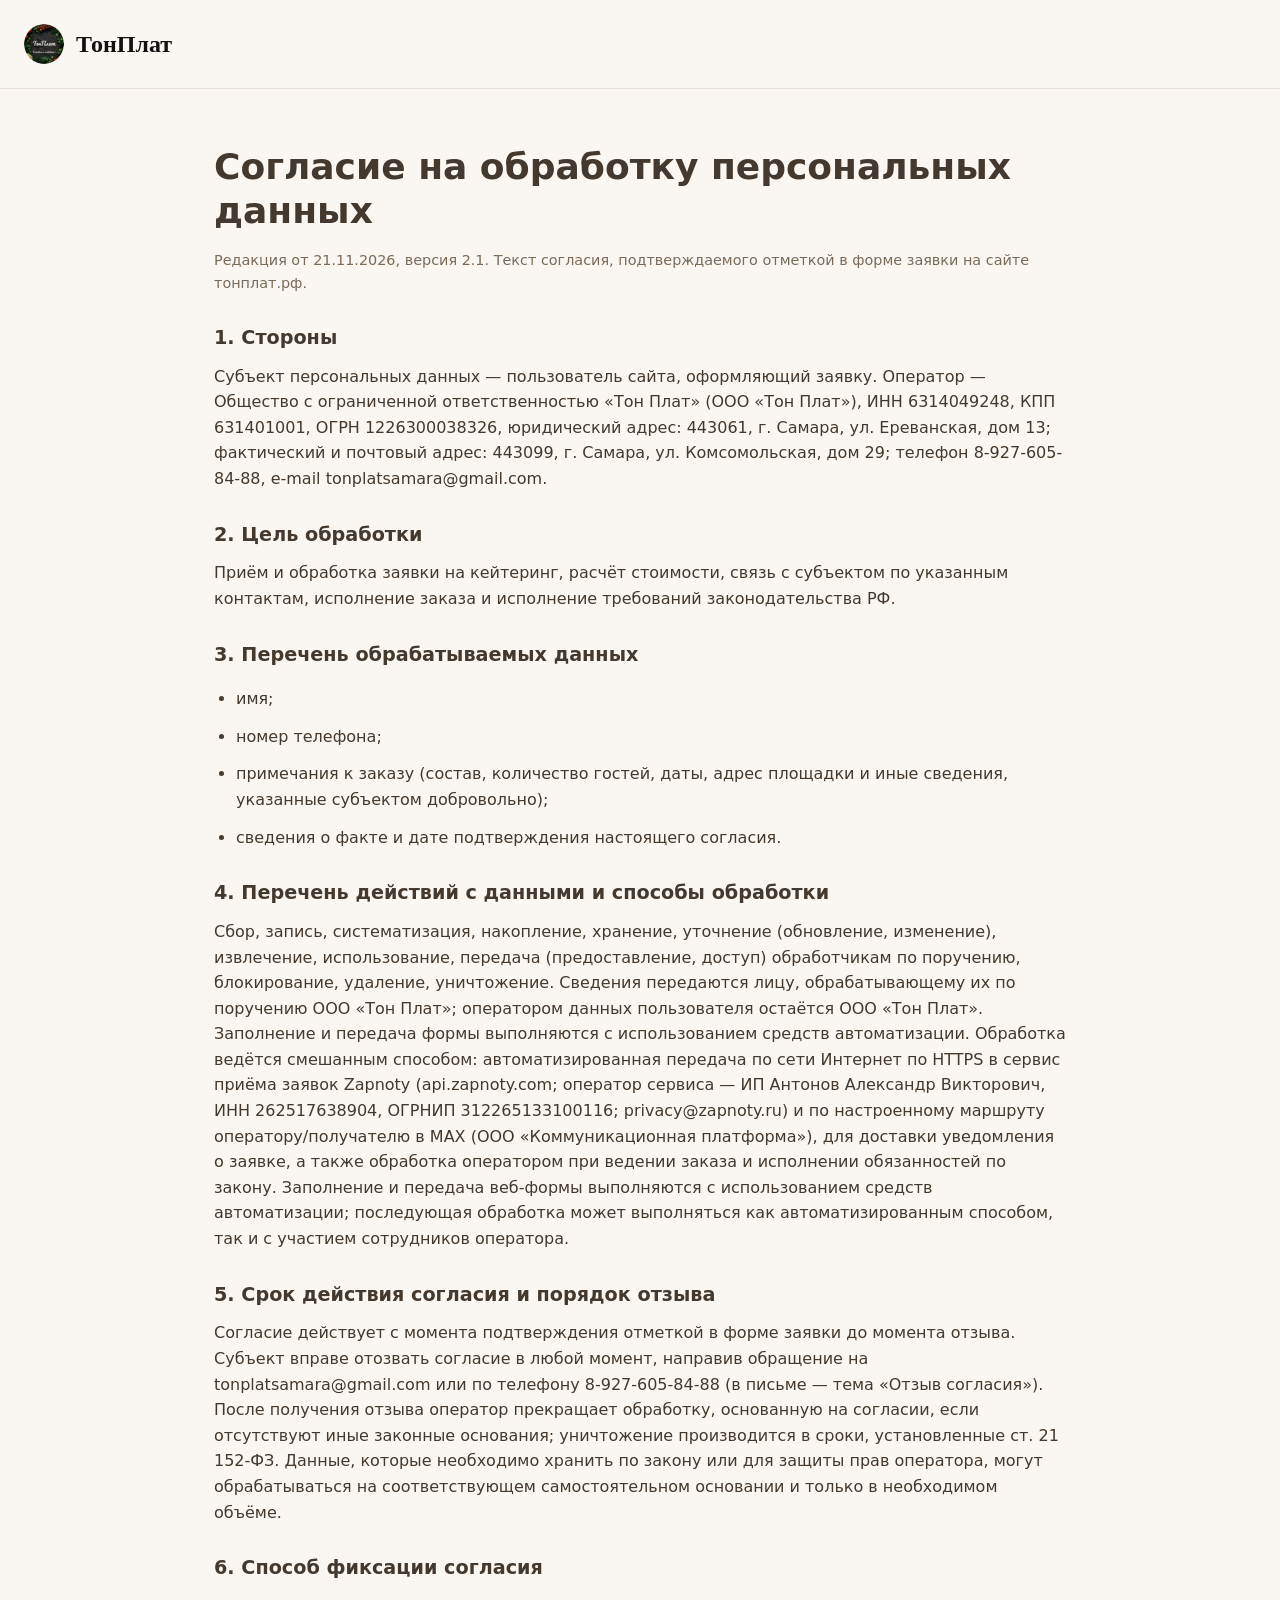
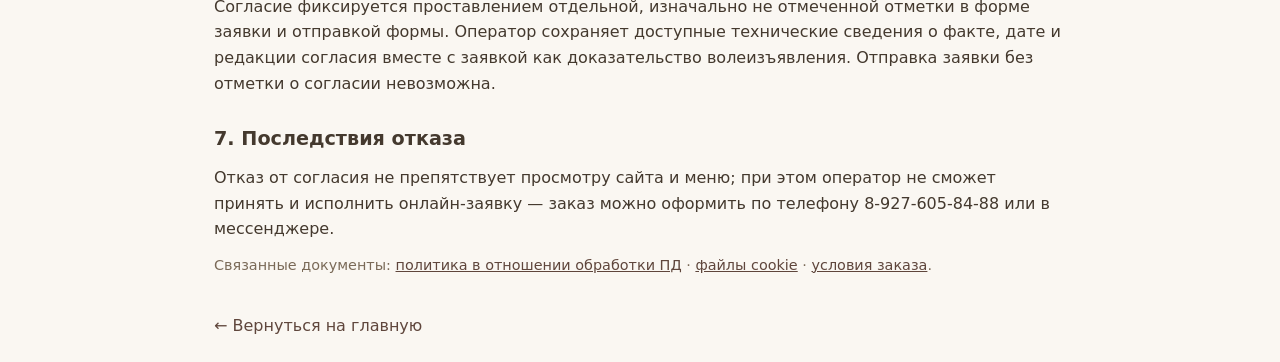
<file: consent.html>
<!DOCTYPE html>
<html lang="ru">
<head>
  <meta charset="utf-8">
  <meta name="viewport" content="width=device-width, initial-scale=1, viewport-fit=cover">
  <title>Согласие на обработку персональных данных — ТонПлат</title>
  <meta name="theme-color" content="#FAF7F2">
  <link rel="icon" type="image/png" sizes="64x64" href="./favicon.png">
  <style>
    * { box-sizing: border-box; }
    html, body { margin: 0; padding: 0; background: #faf7f2; color: #44392e; font-family: system-ui, -apple-system, Segoe UI, Arial, sans-serif; line-height: 1.6; }
    a { color: #5f463c; text-decoration: underline; }
    .container { max-width: 900px; margin: 0 auto; padding: 24px; }
    header { padding: 24px; border-bottom: 1px solid #e8dfd7; margin-bottom: 32px; }
    .brand { display: flex; align-items: center; gap: 12px; text-decoration: none; color: #111; font-weight: 700; font-size: 1.5rem; font-family: 'Trebuchet MS', 'Palatino Linotype', serif; }
    .brand img { width: 40px; height: 40px; border-radius: 50%; }
    h1 { font-size: clamp(1.65rem, 4vw, 2.25rem); line-height: 1.22; margin: 0 0 16px; }
    h2 { font-size: 1.2rem; margin: 28px 0 10px; }
    p, li { margin: 0 0 12px; }
    ul { padding-left: 22px; }
    .back { display: inline-block; margin-top: 24px; color: #5f463c; text-decoration: none; }
    .back:hover { text-decoration: underline; }
    .meta { color: #7a6a58; font-size: 0.9rem; }
    @media (max-width: 600px) { .container { padding: 16px; } }
  </style>
</head>
<body>
  <header>
    <a class="brand" href="./index.html">
      <img src="./logo.png" width="40" height="40" alt="ТонПлат">
      <span>ТонПлат</span>
    </a>
  </header>
  <div class="container">
    <h1>Согласие на обработку персональных данных</h1>
    <p class="meta">Редакция от 21.11.2026, версия 2.1. Текст согласия, подтверждаемого отметкой в форме заявки на сайте тонплат.рф.</p>

    <h2>1. Стороны</h2>
    <p>Субъект персональных данных — пользователь сайта, оформляющий заявку. Оператор — Общество с ограниченной ответственностью «Тон Плат» (ООО «Тон Плат»), ИНН 6314049248, КПП 631401001, ОГРН 1226300038326, юридический адрес: 443061, г. Самара, ул. Ереванская, дом 13; фактический и почтовый адрес: 443099, г. Самара, ул. Комсомольская, дом 29; телефон 8-927-605-84-88, e-mail tonplatsamara@gmail.com.</p>

    <h2>2. Цель обработки</h2>
    <p>Приём и обработка заявки на кейтеринг, расчёт стоимости, связь с субъектом по указанным контактам, исполнение заказа и исполнение требований законодательства РФ.</p>

    <h2>3. Перечень обрабатываемых данных</h2>
    <ul>
      <li>имя;</li>
      <li>номер телефона;</li>
      <li>примечания к заказу (состав, количество гостей, даты, адрес площадки и иные сведения, указанные субъектом добровольно);</li>
      <li>сведения о факте и дате подтверждения настоящего согласия.</li>
    </ul>

    <h2>4. Перечень действий с данными и способы обработки</h2>
    <p>Сбор, запись, систематизация, накопление, хранение, уточнение (обновление, изменение), извлечение, использование, передача (предоставление, доступ) обработчикам по поручению, блокирование, удаление, уничтожение. Сведения передаются лицу, обрабатывающему их по поручению ООО «Тон Плат»; оператором данных пользователя остаётся ООО «Тон Плат». Заполнение и передача формы выполняются с использованием средств автоматизации. Обработка ведётся смешанным способом: автоматизированная передача по сети Интернет по HTTPS в сервис приёма заявок Zapnoty (api.zapnoty.com; оператор сервиса — ИП Антонов Александр Викторович, ИНН 262517638904, ОГРНИП 312265133100116; privacy@zapnoty.ru) и по настроенному маршруту оператору/получателю в MAX (ООО «Коммуникационная платформа»), для доставки уведомления о заявке, а также обработка оператором при ведении заказа и исполнении обязанностей по закону. Заполнение и передача веб-формы выполняются с использованием средств автоматизации; последующая обработка может выполняться как автоматизированным способом, так и с участием сотрудников оператора.</p>

    <h2>5. Срок действия согласия и порядок отзыва</h2>
    <p>Согласие действует с момента подтверждения отметкой в форме заявки до момента отзыва. Субъект вправе отозвать согласие в любой момент, направив обращение на tonplatsamara@gmail.com или по телефону 8-927-605-84-88 (в письме — тема «Отзыв согласия»). После получения отзыва оператор прекращает обработку, основанную на согласии, если отсутствуют иные законные основания; уничтожение производится в сроки, установленные ст. 21 152-ФЗ. Данные, которые необходимо хранить по закону или для защиты прав оператора, могут обрабатываться на соответствующем самостоятельном основании и только в необходимом объёме.</p>

    <h2>6. Способ фиксации согласия</h2>
    <p>Согласие фиксируется проставлением отдельной, изначально не отмеченной отметки в форме заявки и отправкой формы. Оператор сохраняет доступные технические сведения о факте, дате и редакции согласия вместе с заявкой как доказательство волеизъявления. Отправка заявки без отметки о согласии невозможна.</p>

    <h2>7. Последствия отказа</h2>
    <p>Отказ от согласия не препятствует просмотру сайта и меню; при этом оператор не сможет принять и исполнить онлайн-заявку — заказ можно оформить по телефону 8-927-605-84-88 или в мессенджере.</p>

    <p class="meta">Связанные документы: <a href="./privacy.html">политика в отношении обработки ПД</a> · <a href="./cookies.html">файлы cookie</a> · <a href="./terms.html">условия заказа</a>.</p>
    <a class="back" href="./index.html">← Вернуться на главную</a>
  </div>
</body>
</html>
</file>
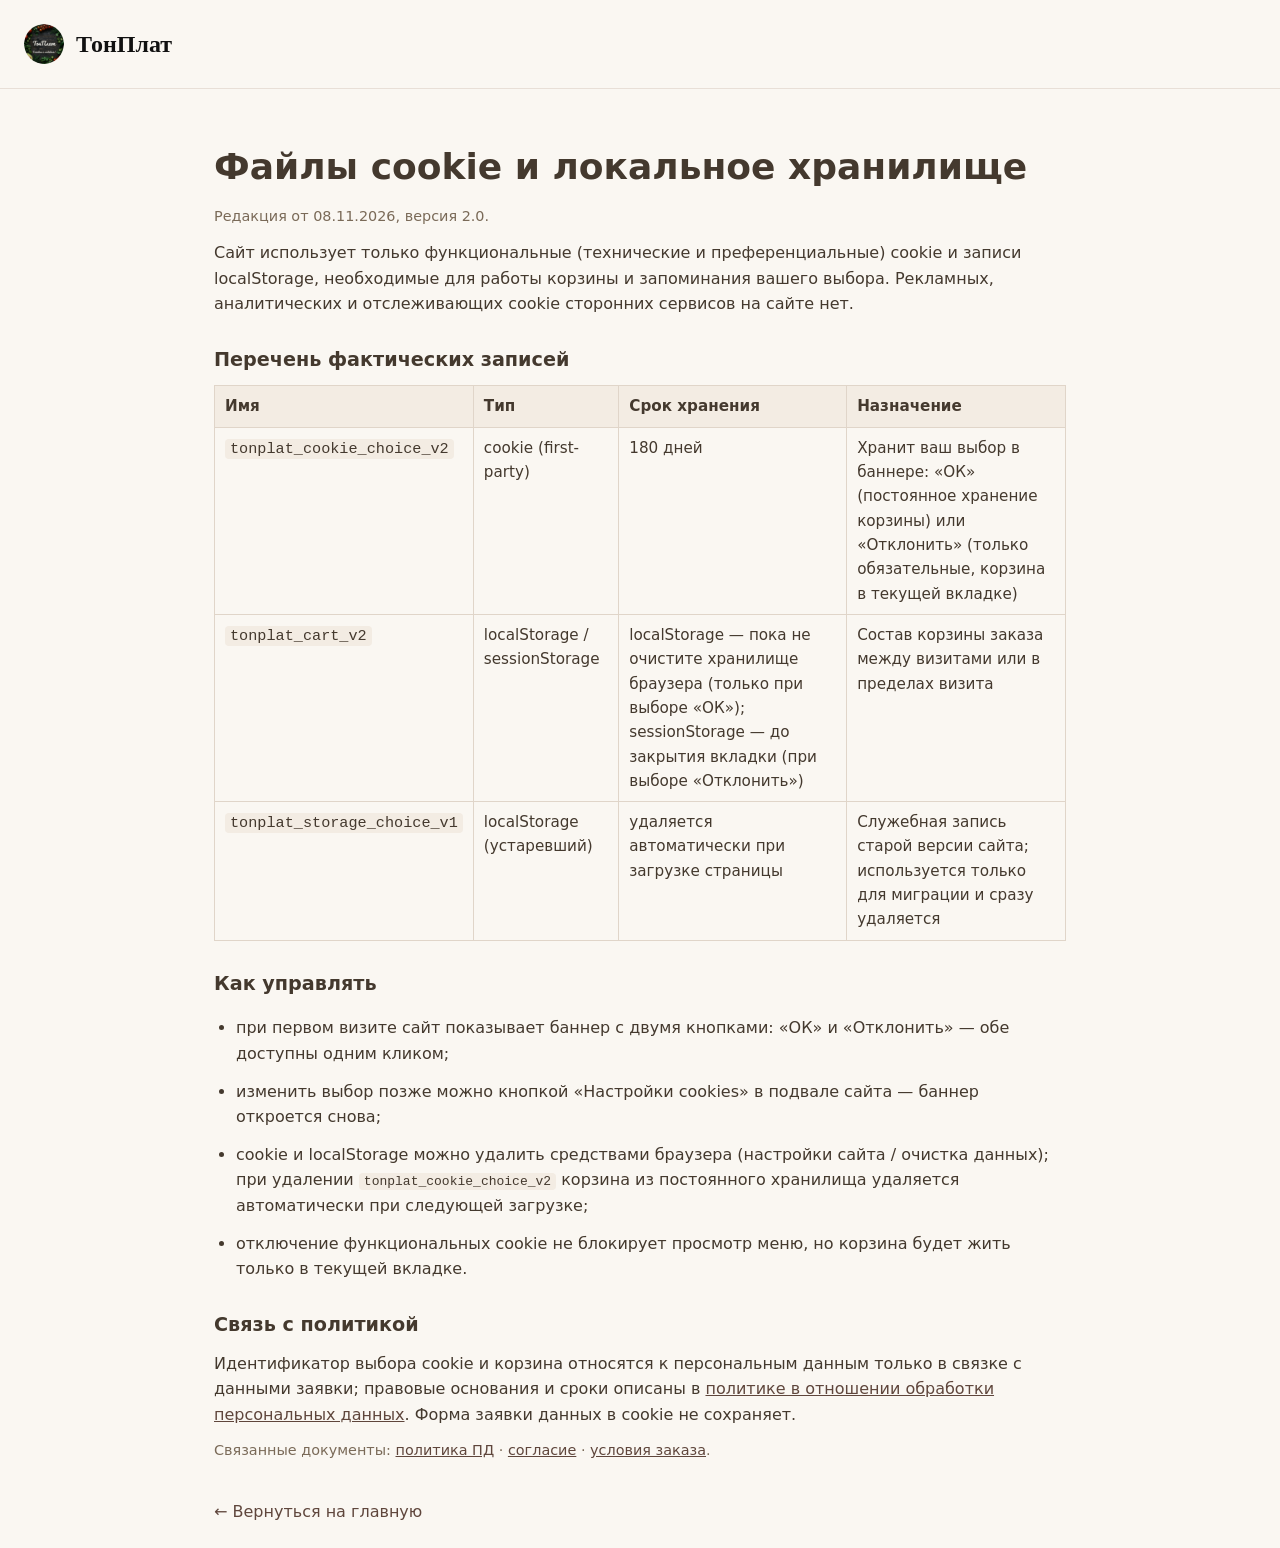
<file: cookies.html>
<!DOCTYPE html>
<html lang="ru">
<head>
  <meta charset="utf-8">
  <meta name="viewport" content="width=device-width, initial-scale=1, viewport-fit=cover">
  <title>Файлы cookie и локальное хранилище — ТонПлат</title>
  <meta name="theme-color" content="#FAF7F2">
  <link rel="icon" type="image/png" sizes="64x64" href="./favicon.png">
  <style>
    * { box-sizing: border-box; }
    html, body { margin: 0; padding: 0; background: #faf7f2; color: #44392e; font-family: system-ui, -apple-system, Segoe UI, Arial, sans-serif; line-height: 1.6; }
    a { color: #5f463c; text-decoration: underline; }
    .container { max-width: 900px; margin: 0 auto; padding: 24px; }
    header { padding: 24px; border-bottom: 1px solid #e8dfd7; margin-bottom: 32px; }
    .brand { display: flex; align-items: center; gap: 12px; text-decoration: none; color: #111; font-weight: 700; font-size: 1.5rem; font-family: 'Trebuchet MS', 'Palatino Linotype', serif; }
    .brand img { width: 40px; height: 40px; border-radius: 50%; }
    h1 { font-size: clamp(1.65rem, 4vw, 2.25rem); line-height: 1.22; margin: 0 0 16px; }
    h2 { font-size: 1.2rem; margin: 28px 0 10px; }
    p, li { margin: 0 0 12px; }
    ul { padding-left: 22px; }
    table { border-collapse: collapse; width: 100%; margin: 0 0 16px; font-size: 0.95rem; }
    th, td { border: 1px solid #e0d5c9; padding: 8px 10px; text-align: left; vertical-align: top; }
    th { background: #f3ece3; }
    code { background: #f3ece3; padding: 1px 5px; border-radius: 4px; }
    .back { display: inline-block; margin-top: 24px; color: #5f463c; text-decoration: none; }
    .back:hover { text-decoration: underline; }
    .meta { color: #7a6a58; font-size: 0.9rem; }
    @media (max-width: 600px) { .container { padding: 16px; } table { font-size: 0.85rem; } }
  </style>
</head>
<body>
  <header>
    <a class="brand" href="./index.html">
      <img src="./logo.png" width="40" height="40" alt="ТонПлат">
      <span>ТонПлат</span>
    </a>
  </header>
  <div class="container">
    <h1>Файлы cookie и локальное хранилище</h1>
    <p class="meta">Редакция от 08.11.2026, версия 2.0.</p>

    <p>Сайт использует только функциональные (технические и преференциальные) cookie и записи localStorage, необходимые для работы корзины и запоминания вашего выбора. Рекламных, аналитических и отслеживающих cookie сторонних сервисов на сайте нет.</p>

    <h2>Перечень фактических записей</h2>
    <table>
      <tr><th>Имя</th><th>Тип</th><th>Срок хранения</th><th>Назначение</th></tr>
      <tr>
        <td><code>tonplat_cookie_choice_v2</code></td>
        <td>cookie (first-party)</td>
        <td>180 дней</td>
        <td>Хранит ваш выбор в баннере: «ОК» (постоянное хранение корзины) или «Отклонить» (только обязательные, корзина в текущей вкладке)</td>
      </tr>
      <tr>
        <td><code>tonplat_cart_v2</code></td>
        <td>localStorage / sessionStorage</td>
        <td>localStorage — пока не очистите хранилище браузера (только при выборе «ОК»); sessionStorage — до закрытия вкладки (при выборе «Отклонить»)</td>
        <td>Состав корзины заказа между визитами или в пределах визита</td>
      </tr>
      <tr>
        <td><code>tonplat_storage_choice_v1</code></td>
        <td>localStorage (устаревший)</td>
        <td>удаляется автоматически при загрузке страницы</td>
        <td>Служебная запись старой версии сайта; используется только для миграции и сразу удаляется</td>
      </tr>
    </table>

    <h2>Как управлять</h2>
    <ul>
      <li>при первом визите сайт показывает баннер с двумя кнопками: «ОК» и «Отклонить» — обе доступны одним кликом;</li>
      <li>изменить выбор позже можно кнопкой «Настройки cookies» в подвале сайта — баннер откроется снова;</li>
      <li>cookie и localStorage можно удалить средствами браузера (настройки сайта / очистка данных); при удалении <code>tonplat_cookie_choice_v2</code> корзина из постоянного хранилища удаляется автоматически при следующей загрузке;</li>
      <li>отключение функциональных cookie не блокирует просмотр меню, но корзина будет жить только в текущей вкладке.</li>
    </ul>

    <h2>Связь с политикой</h2>
    <p>Идентификатор выбора cookie и корзина относятся к персональным данным только в связке с данными заявки; правовые основания и сроки описаны в <a href="./privacy.html">политике в отношении обработки персональных данных</a>. Форма заявки данных в cookie не сохраняет.</p>

    <p class="meta">Связанные документы: <a href="./privacy.html">политика ПД</a> · <a href="./consent.html">согласие</a> · <a href="./terms.html">условия заказа</a>.</p>
    <a class="back" href="./index.html">← Вернуться на главную</a>
  </div>
</body>
</html>
</file>
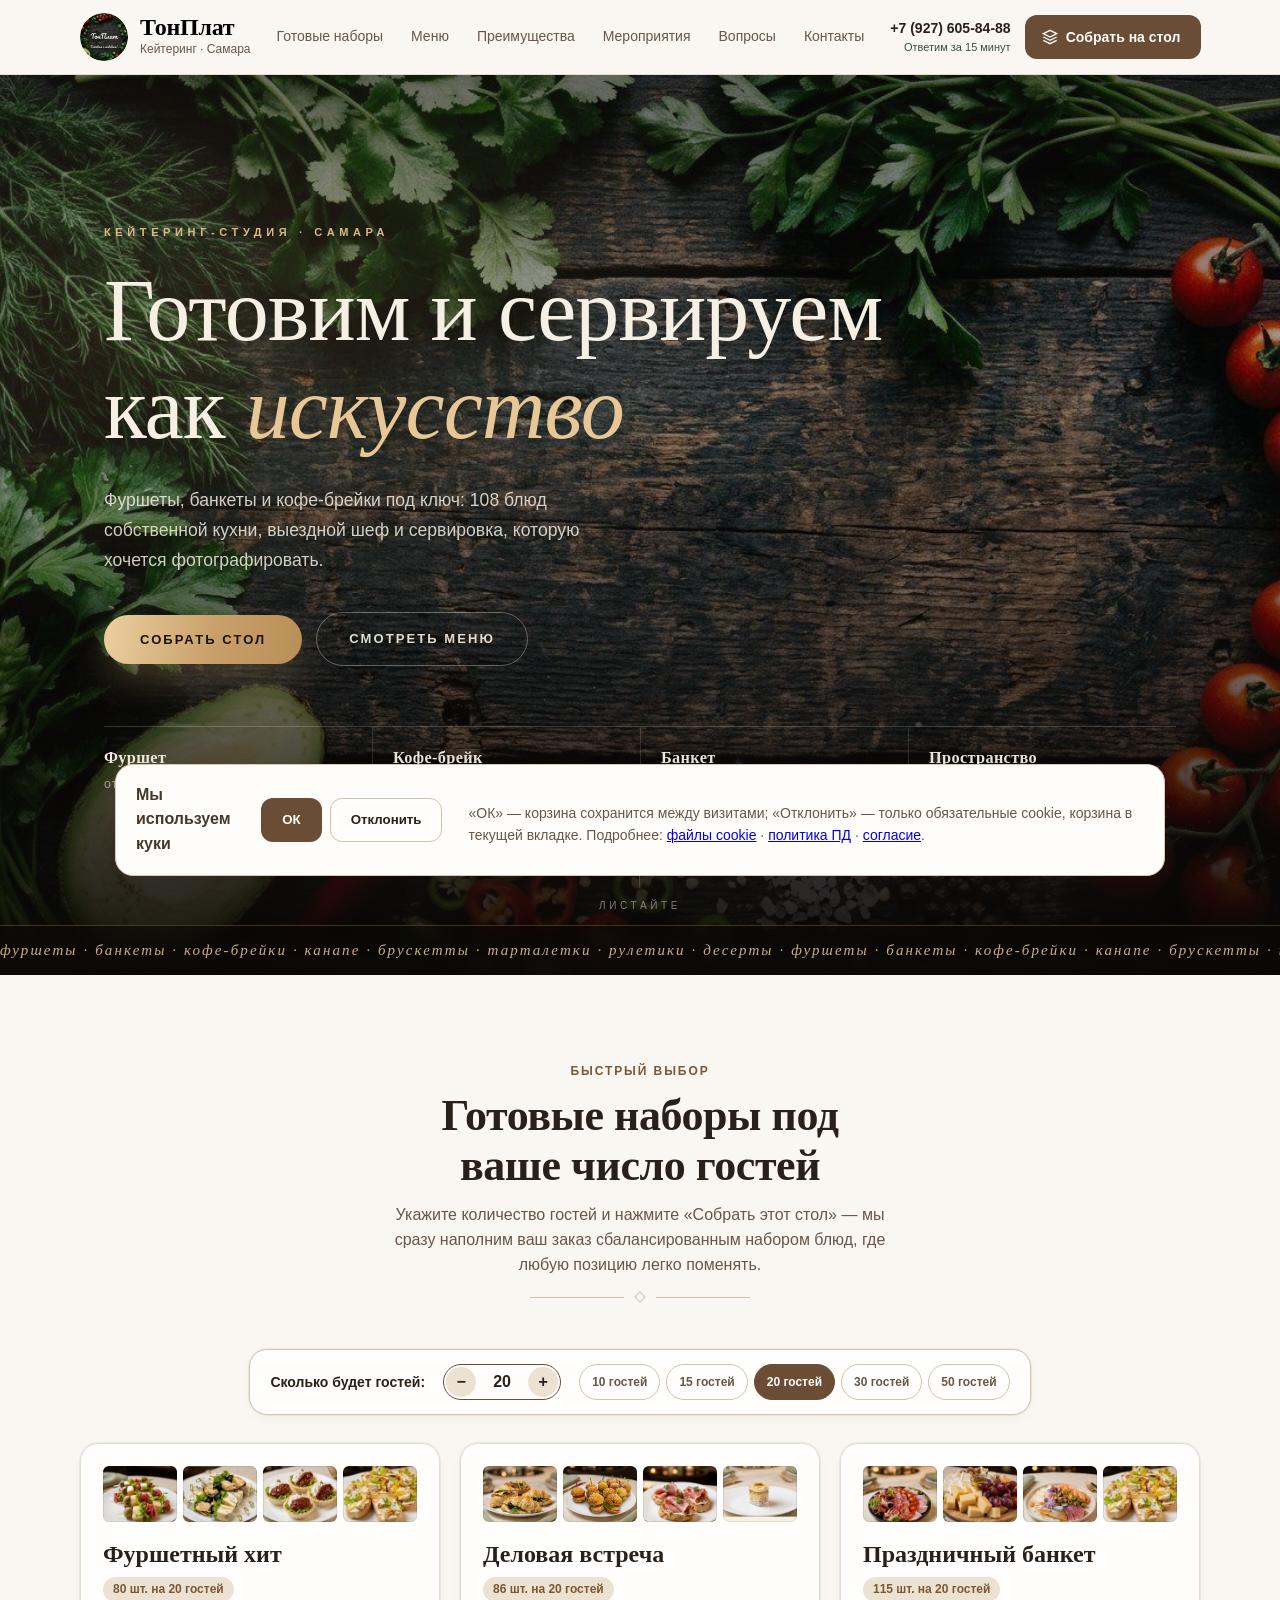
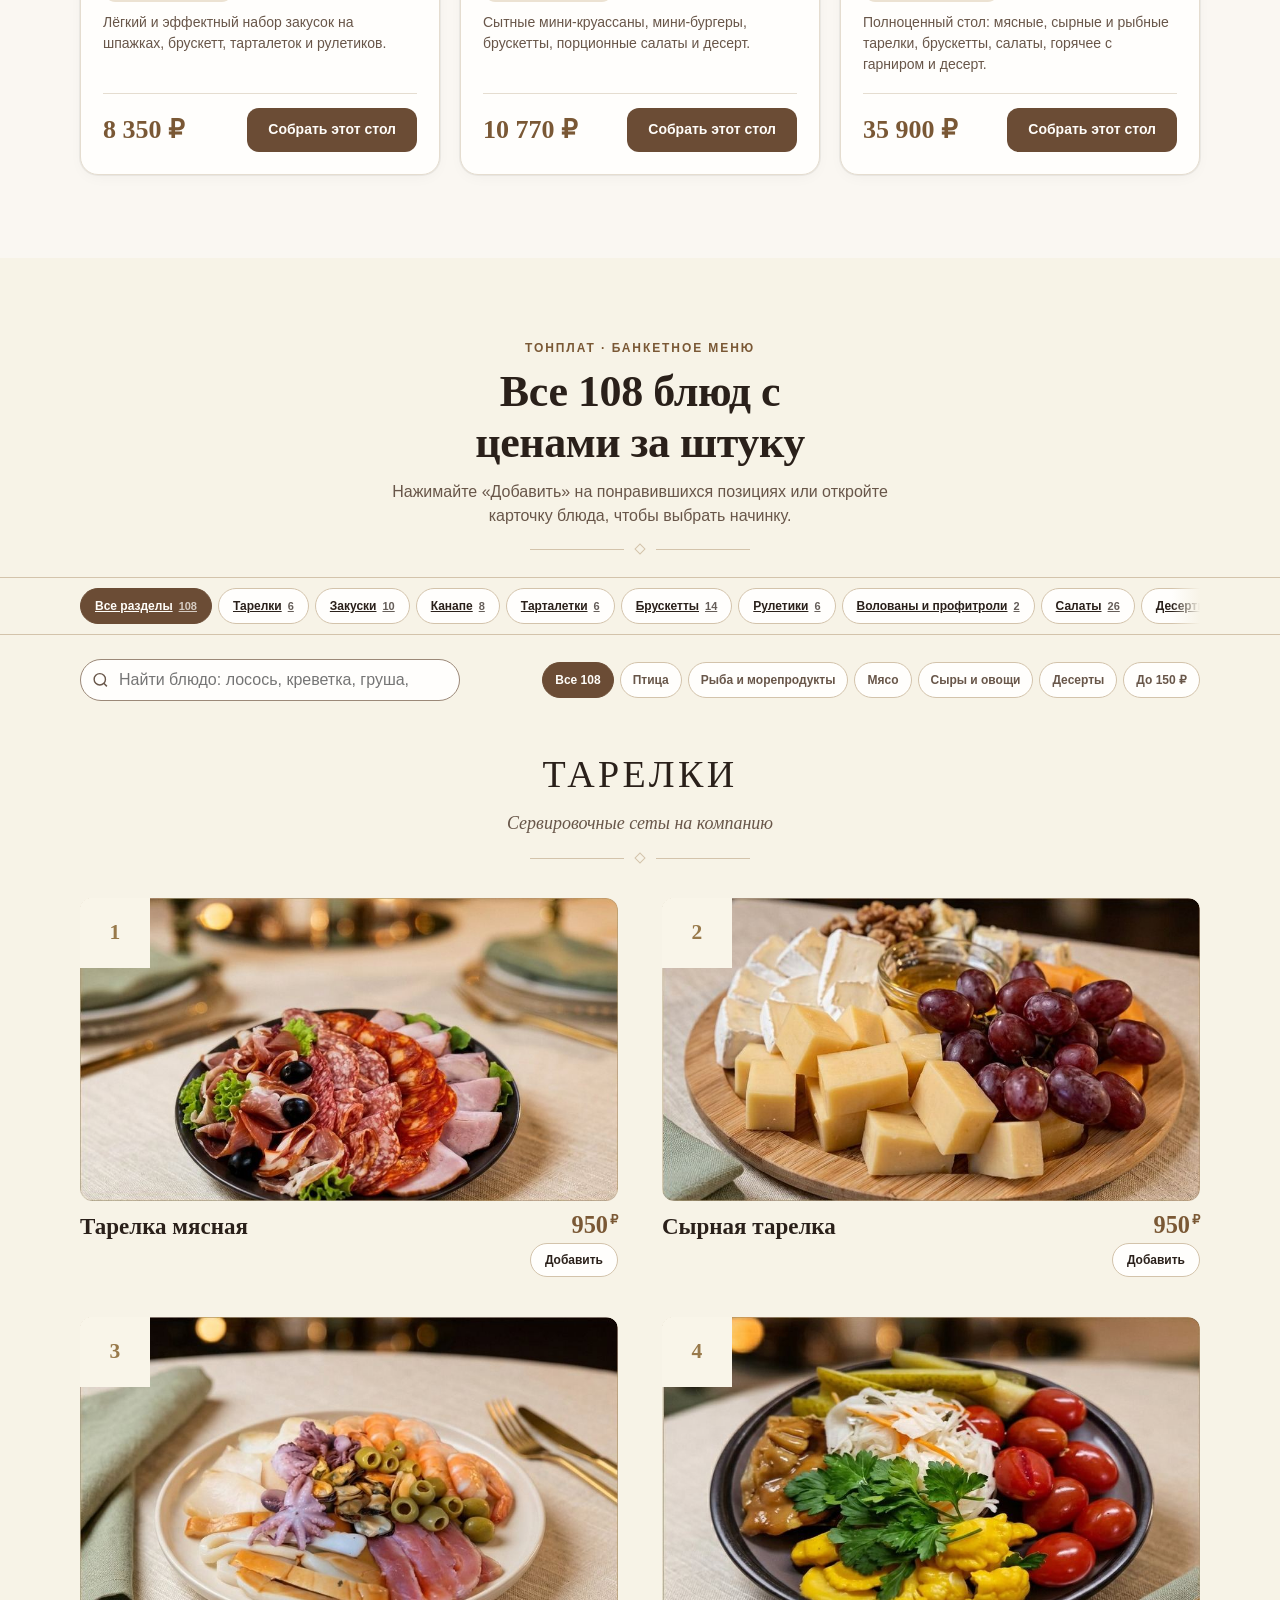
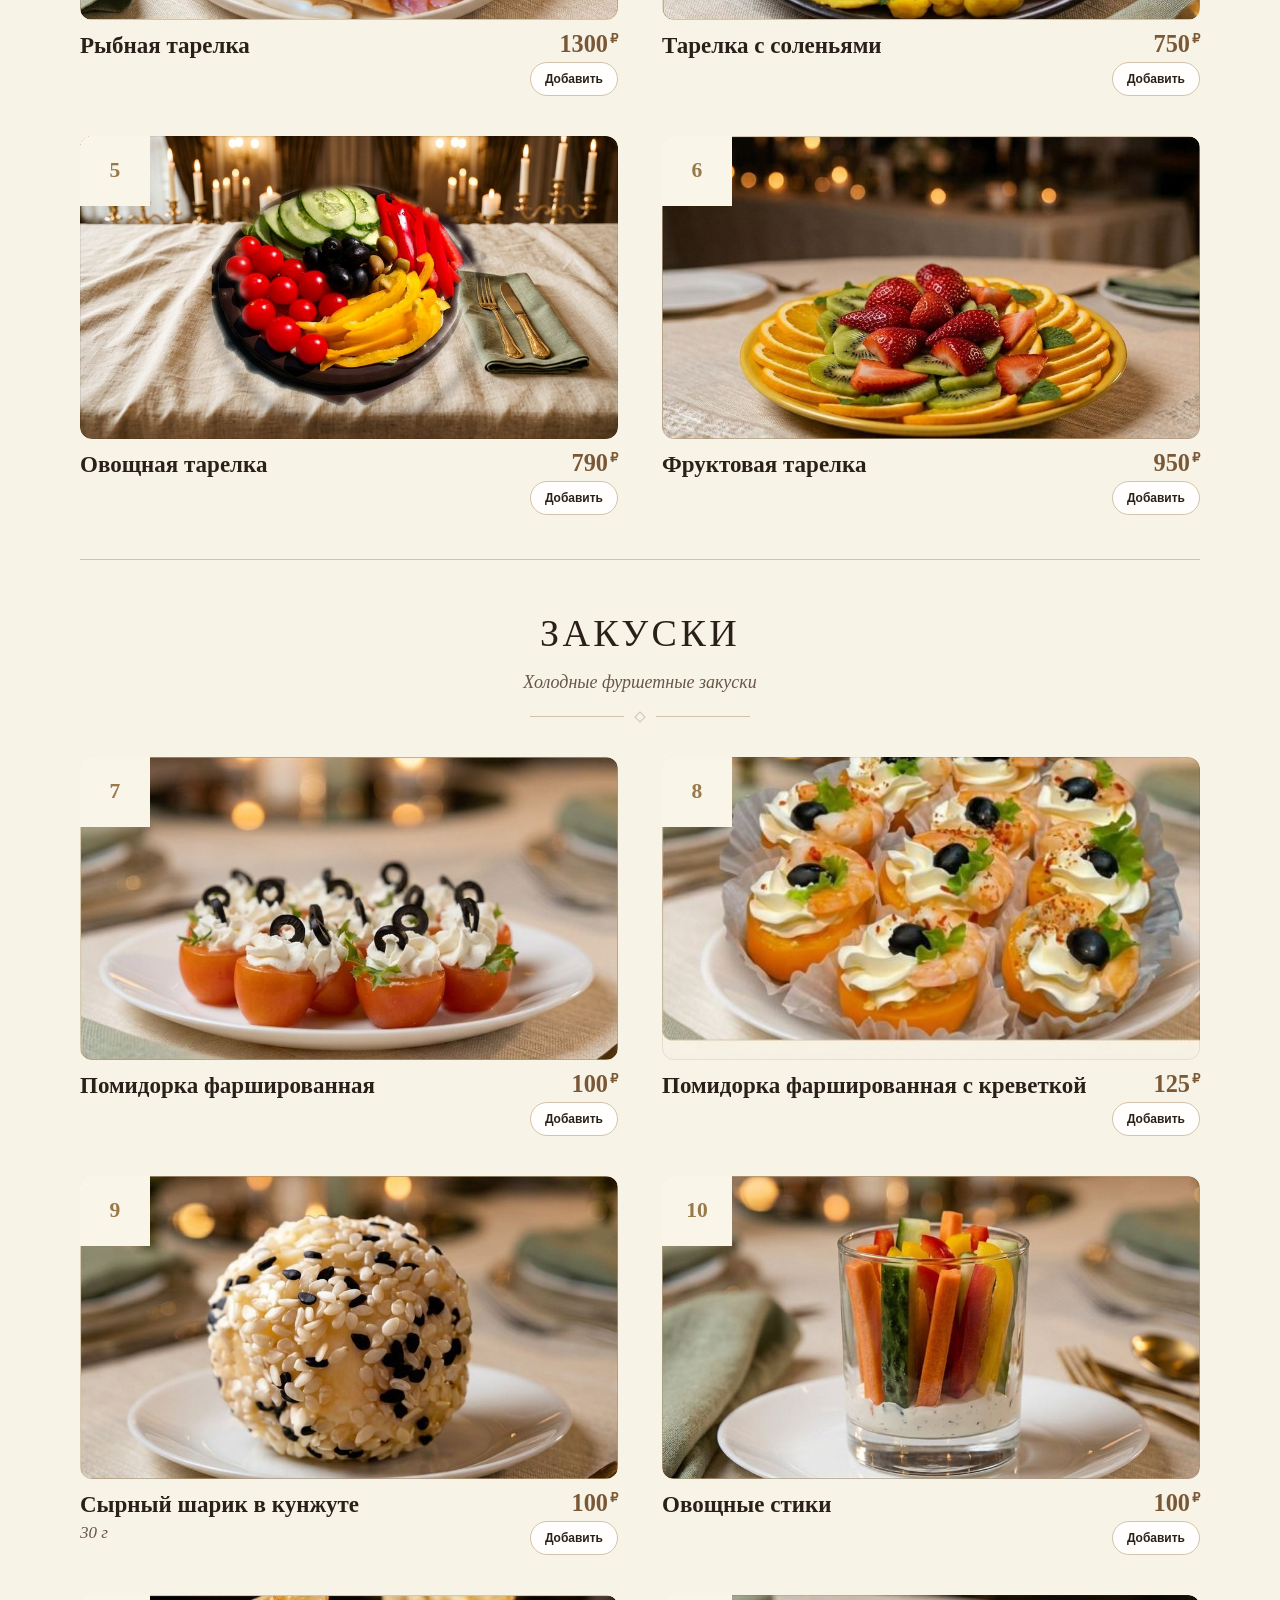
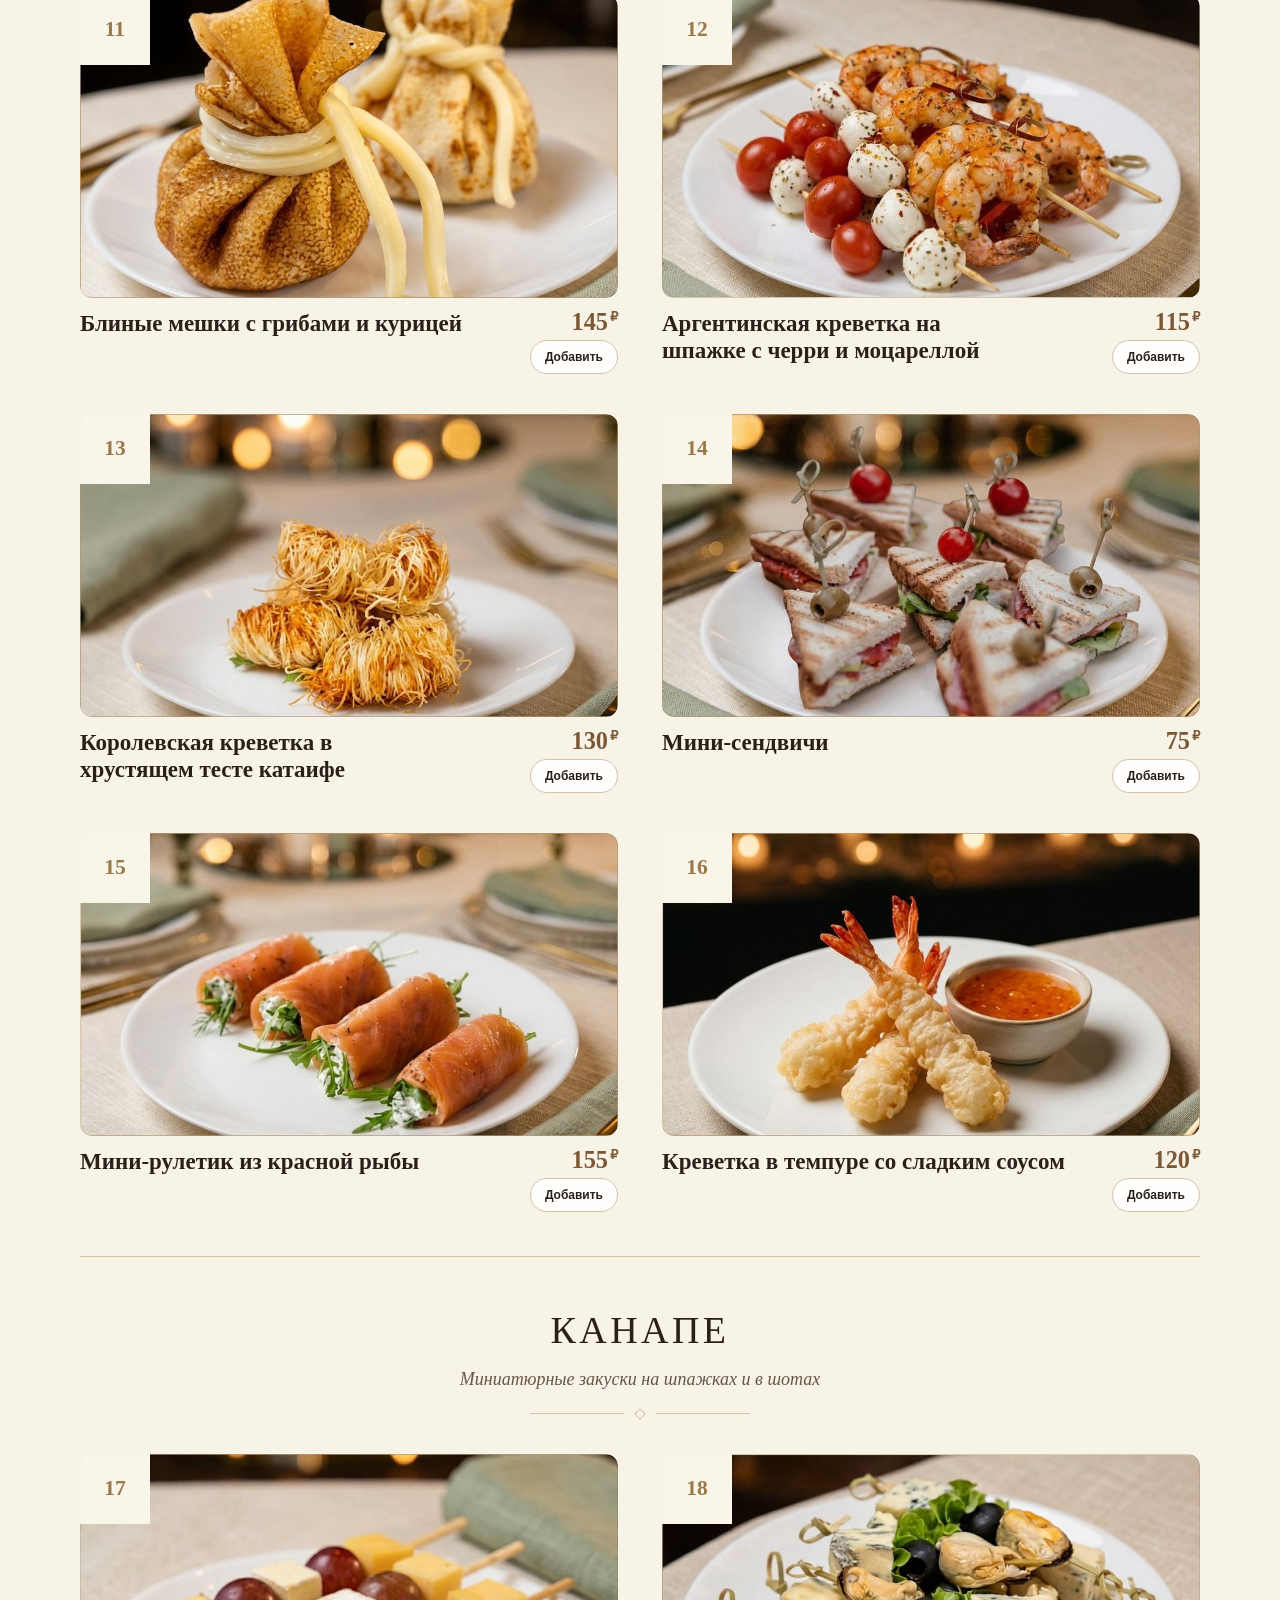
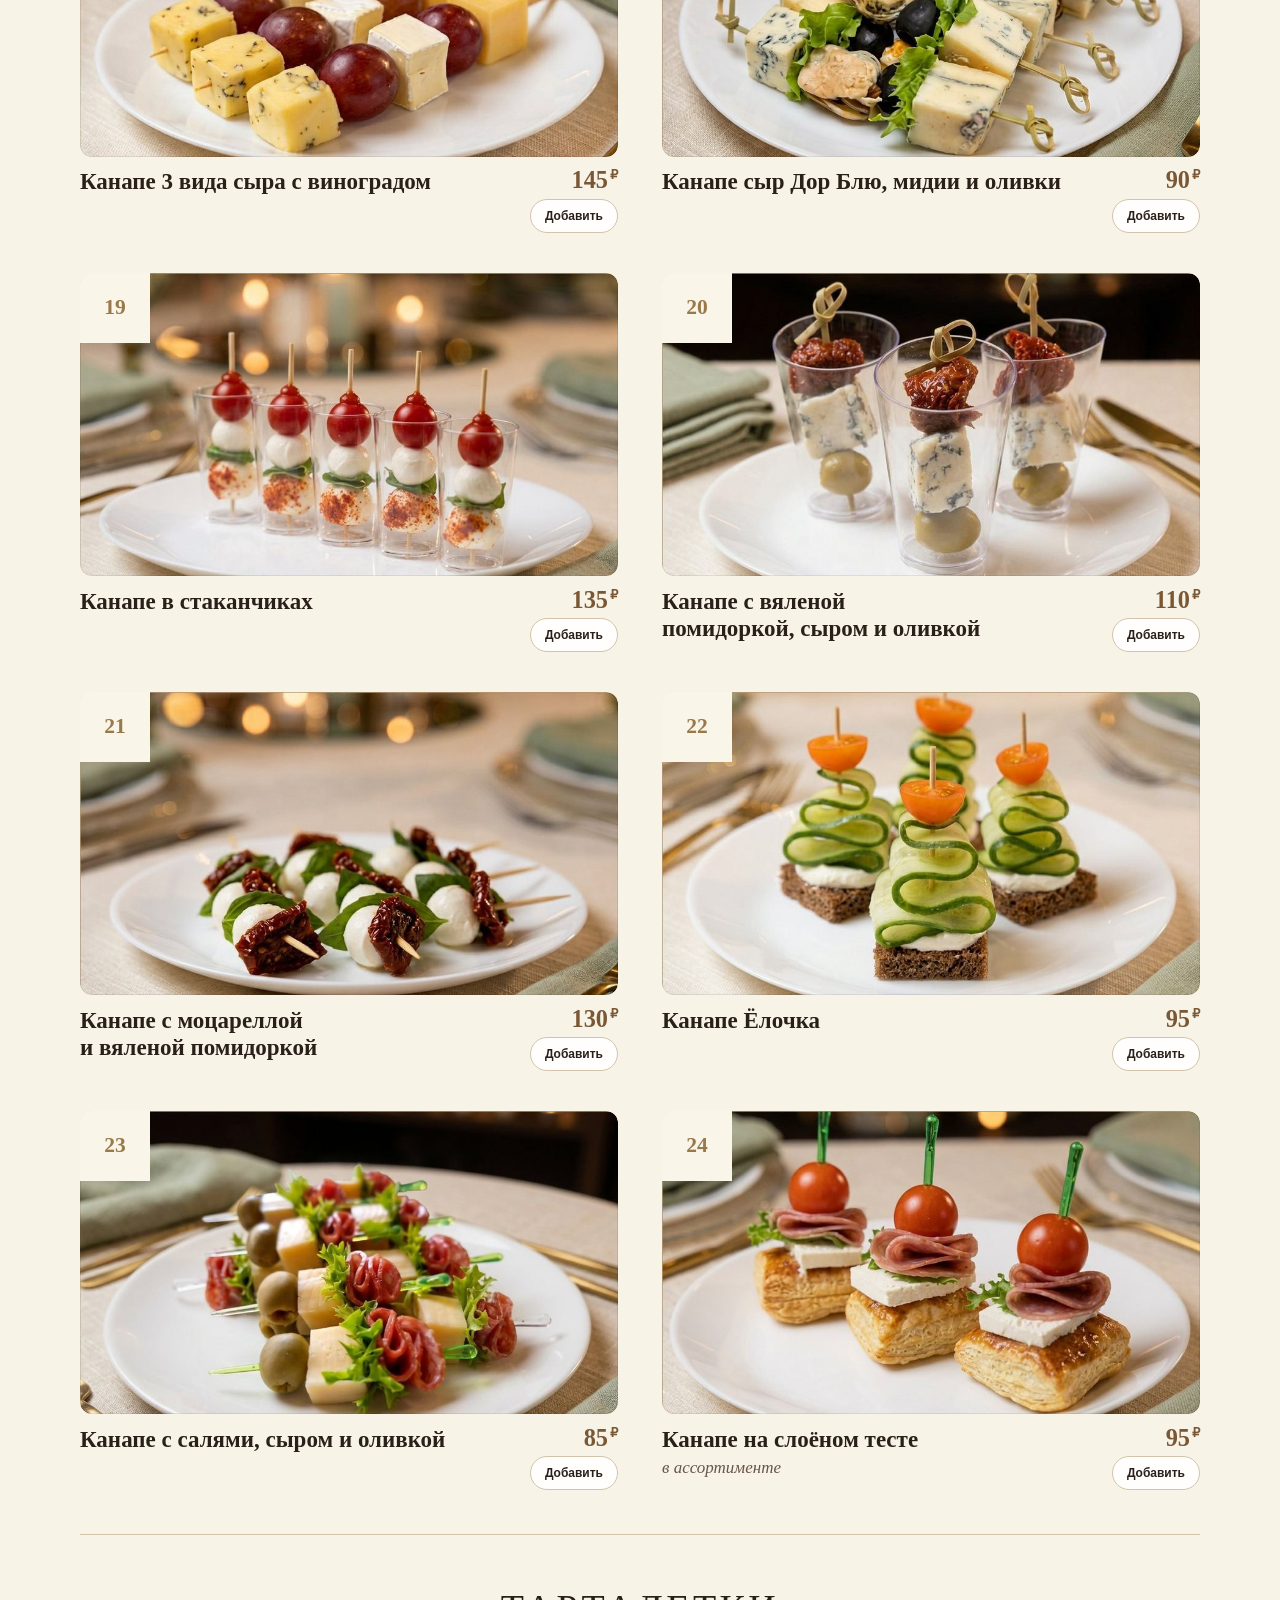
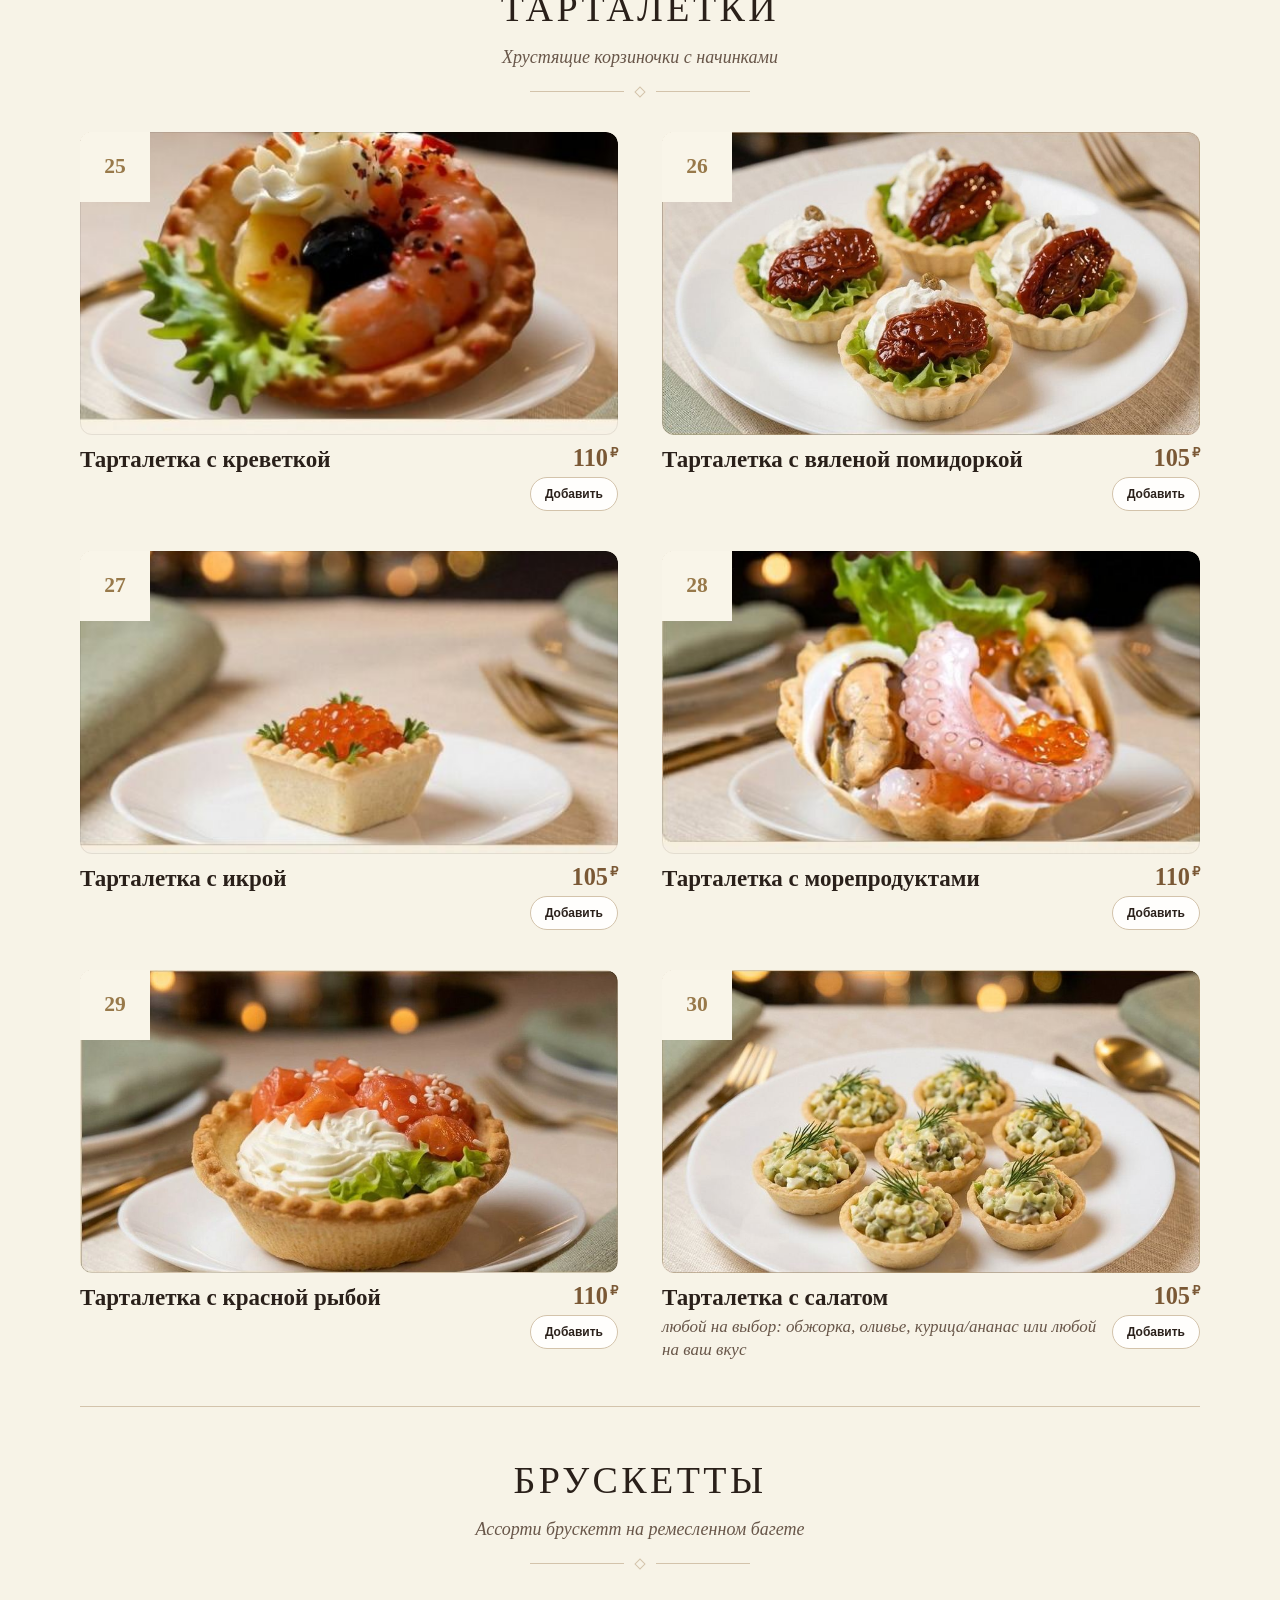
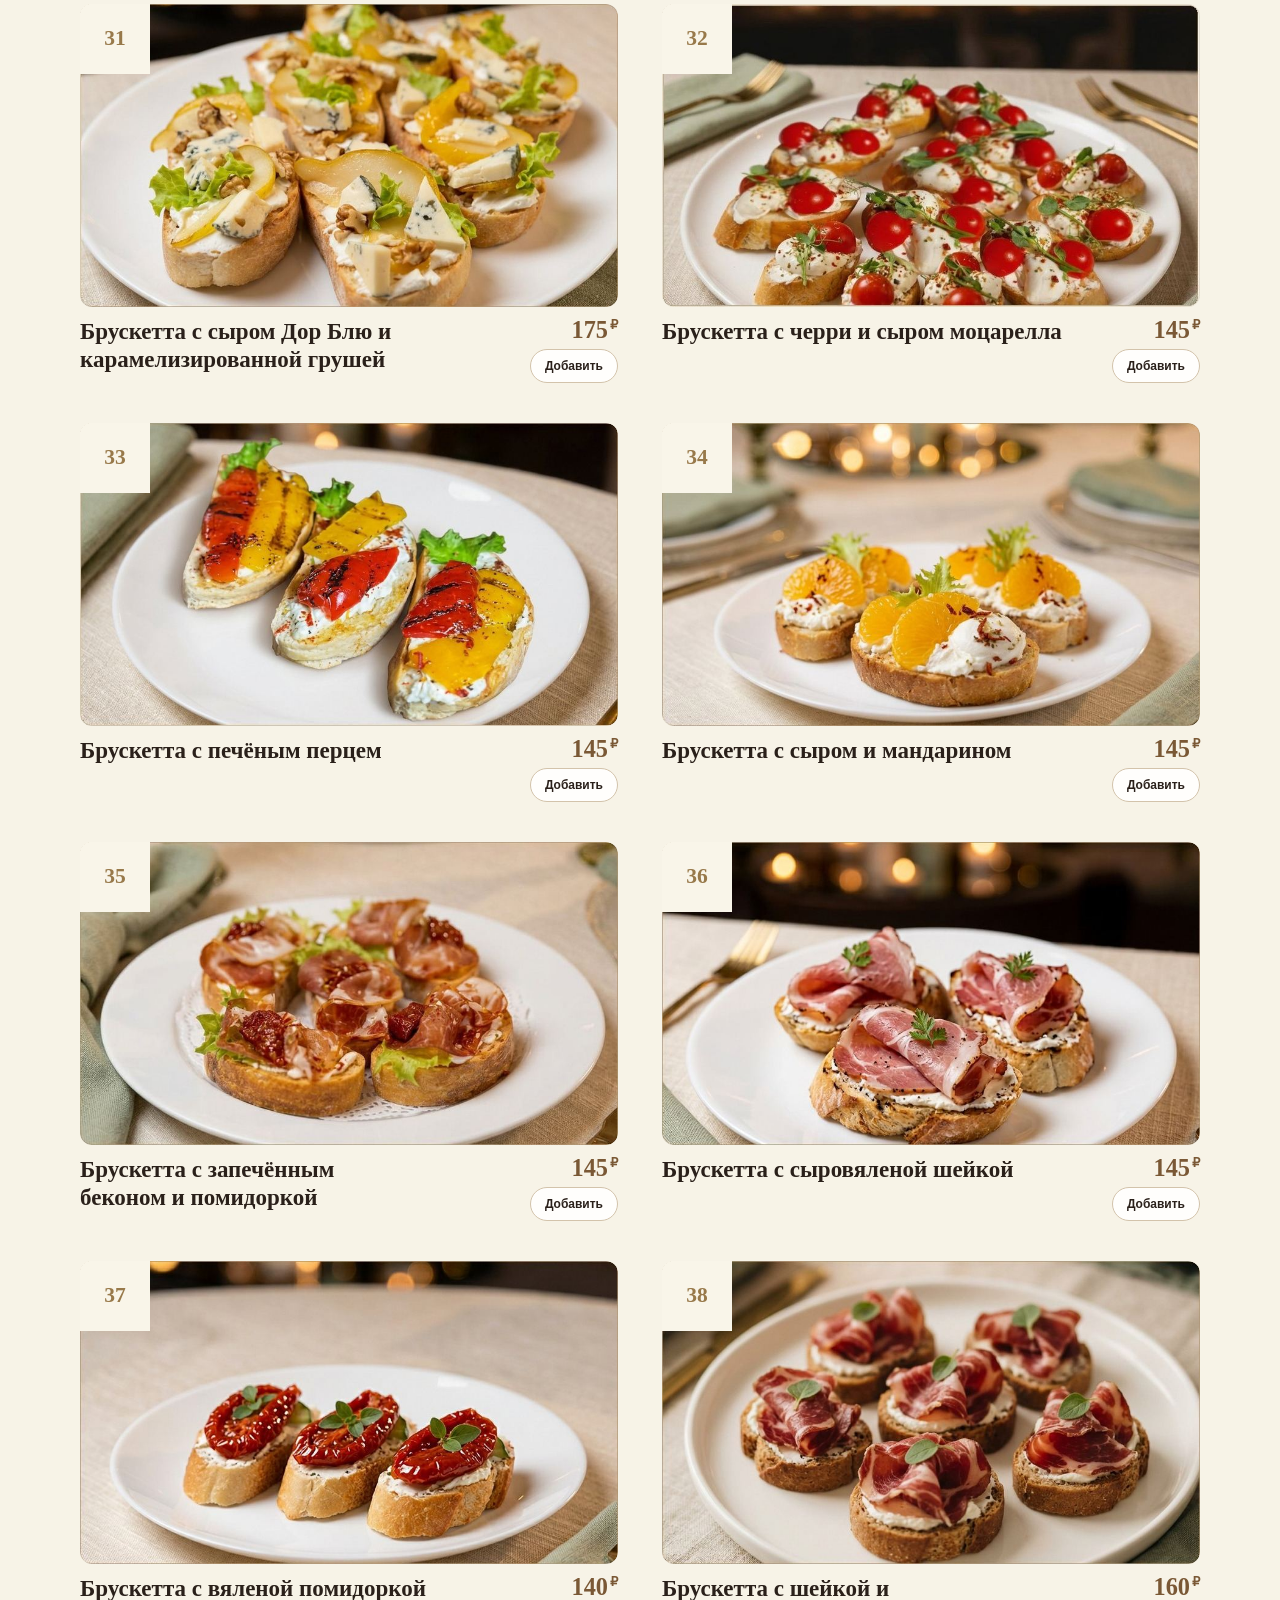
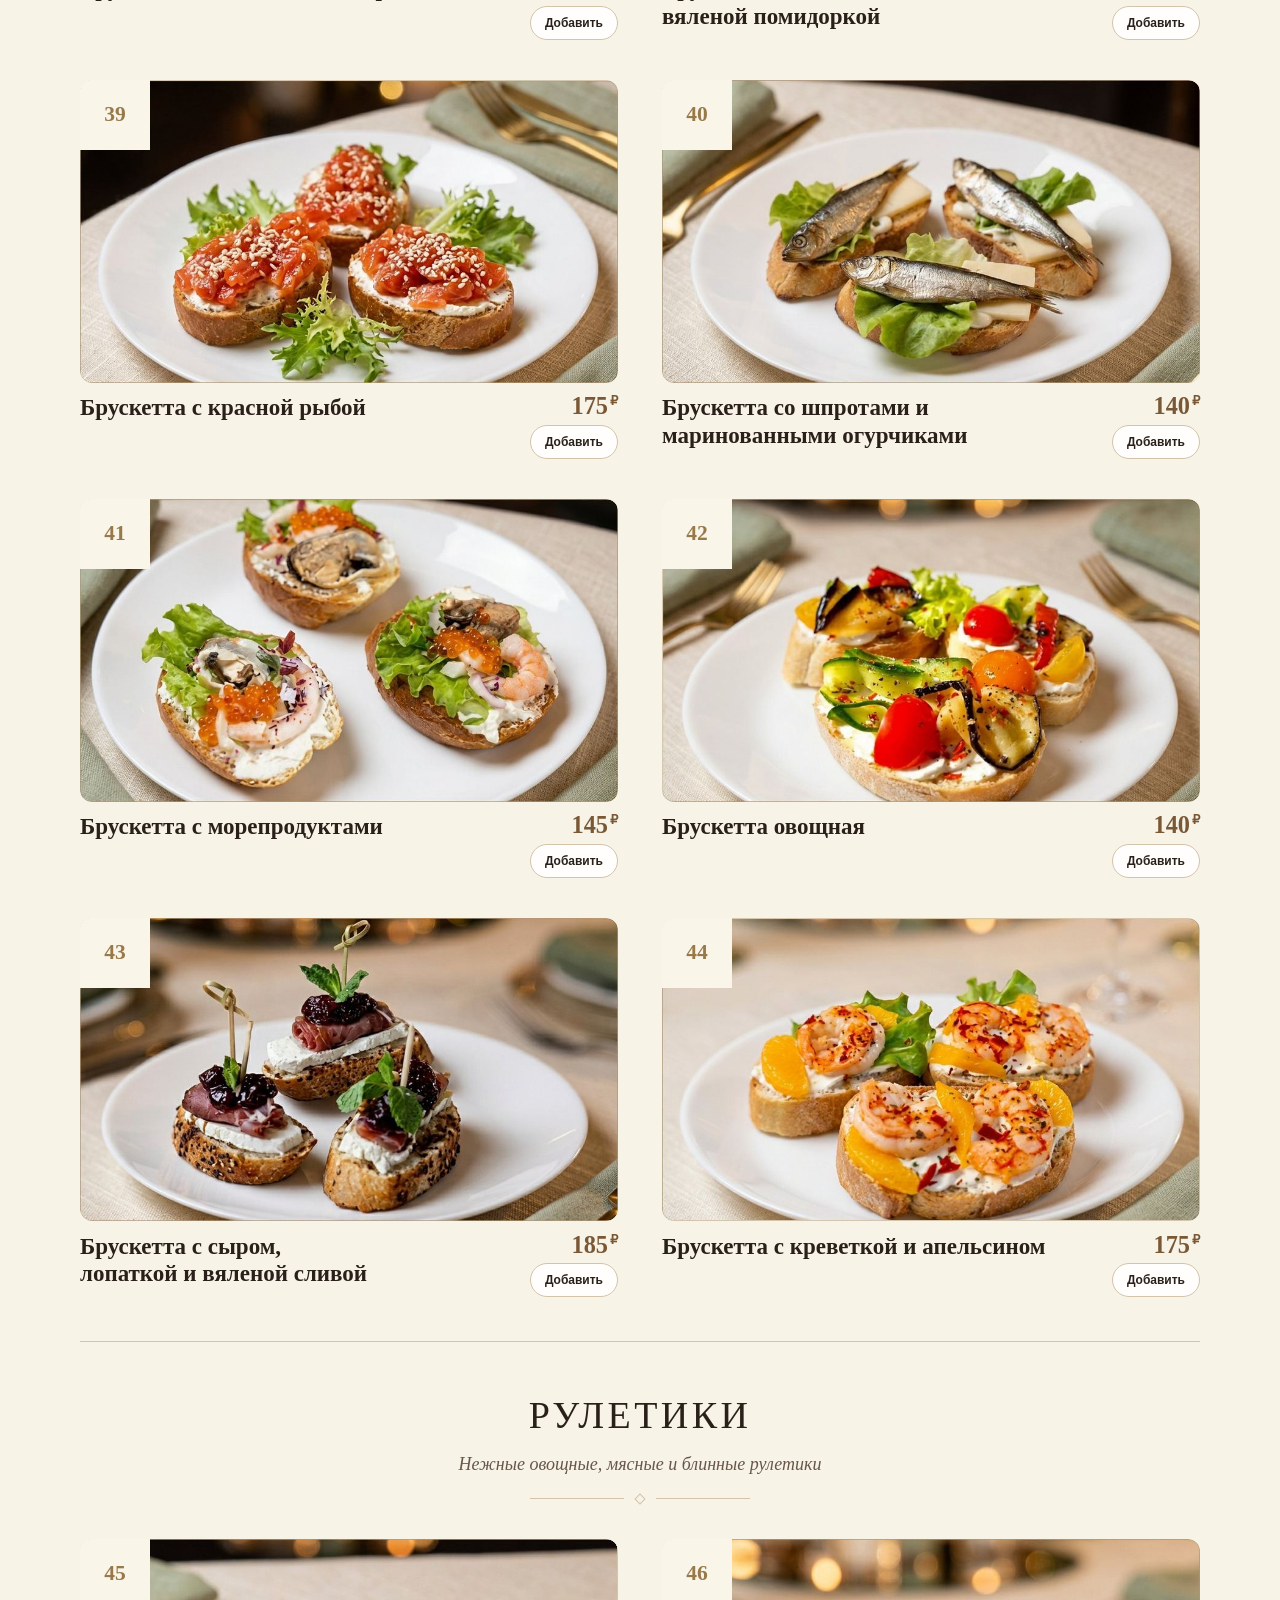
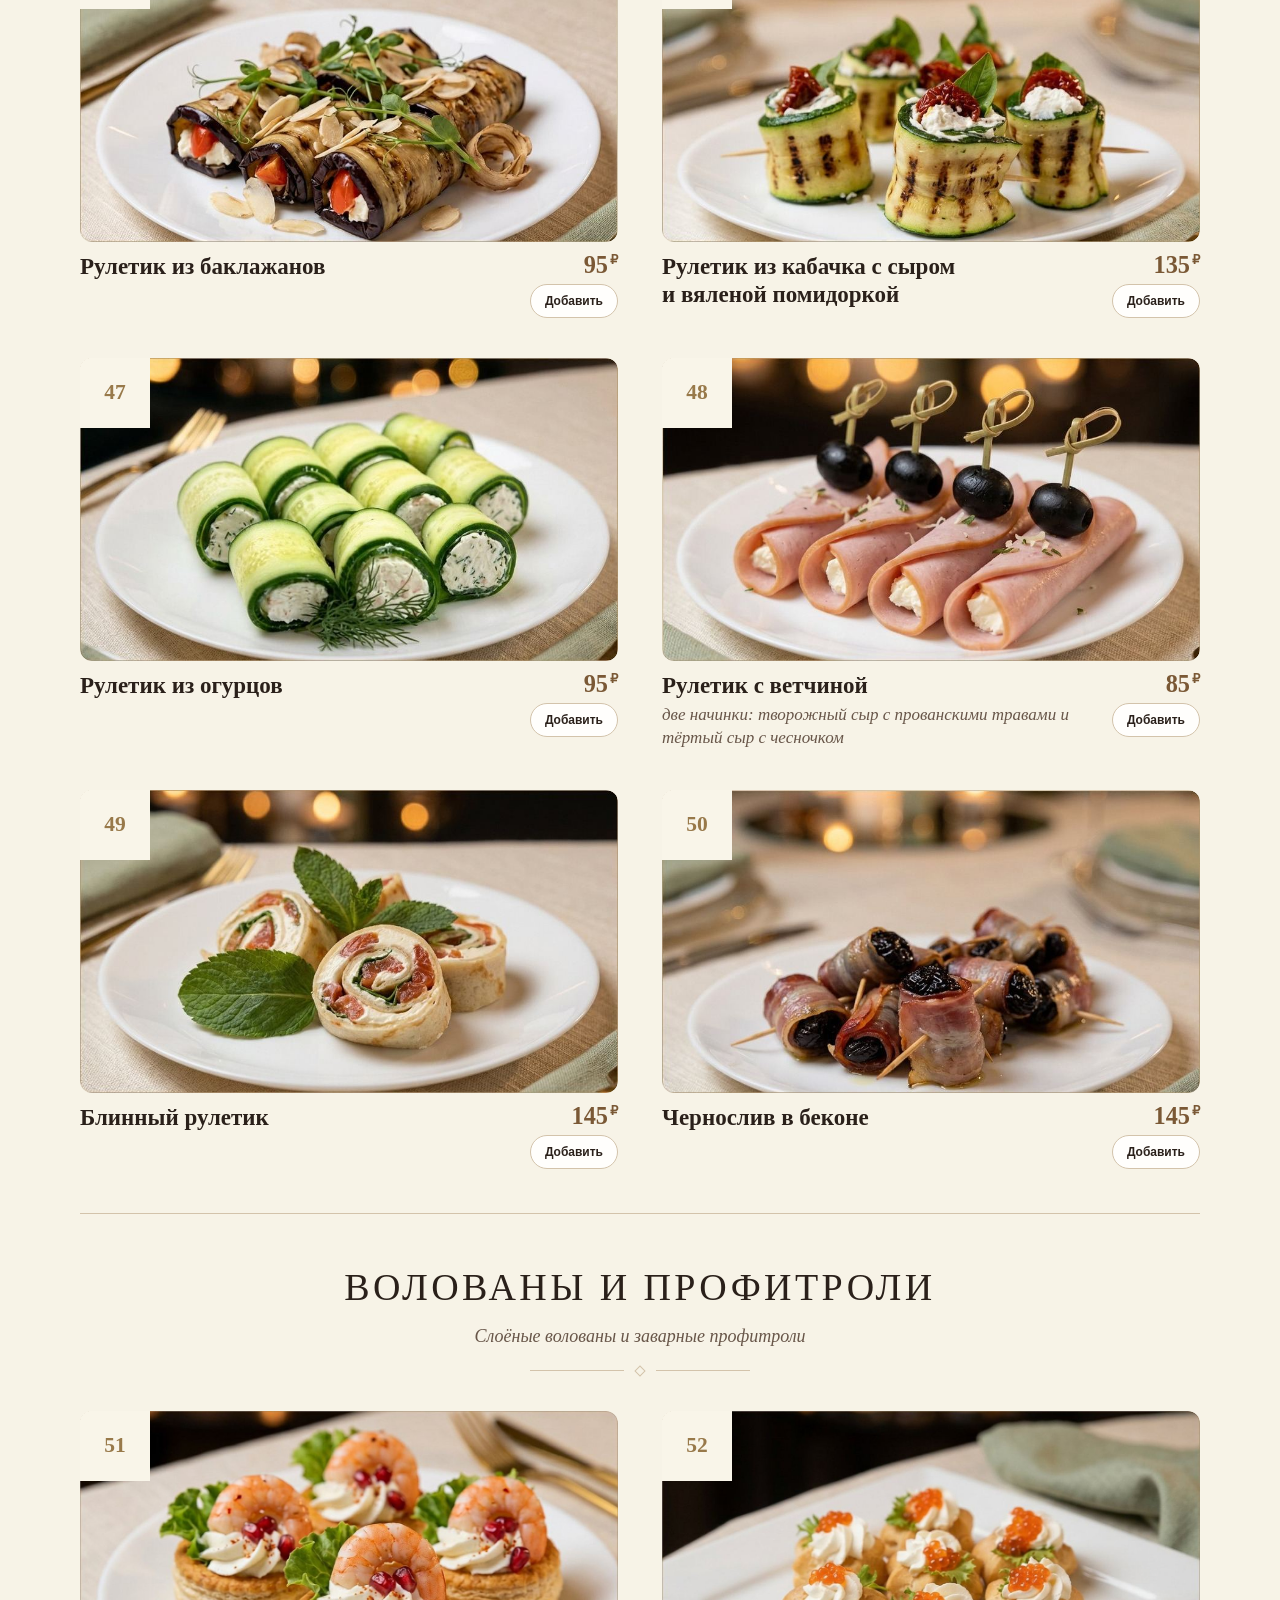
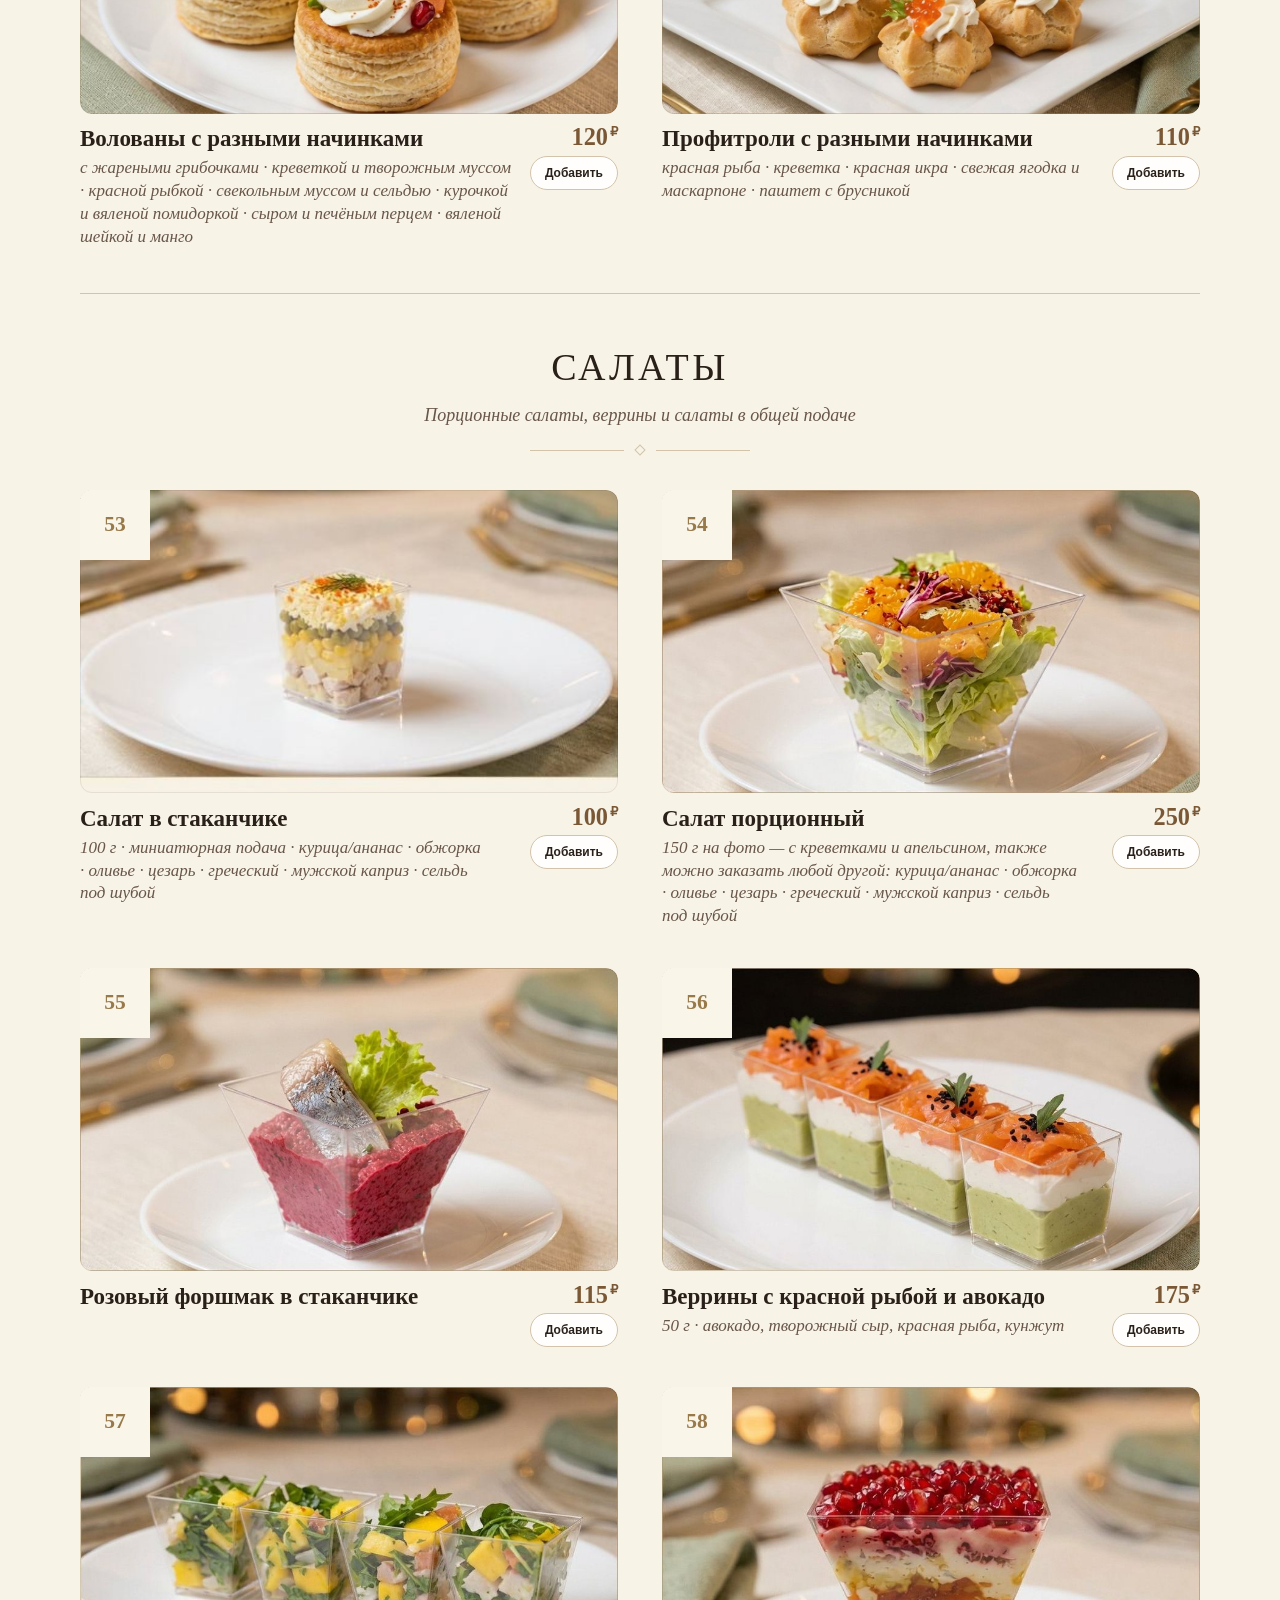
<file: deliverable-index.html>
<!DOCTYPE html>
<html lang="ru">
<head>
  <meta charset="utf-8">
  <meta name="viewport" content="width=device-width, initial-scale=1, viewport-fit=cover">
  <title>ТонПлат — Выездной кейтеринг, фуршеты и банкеты в Самаре</title>
  <meta name="description" content="Кейтеринг ТонПлат в Самаре: фуршеты от 400 ₽/чел., банкеты от 1 800 ₽/чел., 108 блюд из-под ножа с ценами за 1 шт., без минимальной суммы заказа и с оплатой после получения.">
  <meta name="theme-color" content="#FAF7F2">
  <meta name="referrer" content="no-referrer">
  <!-- Защита от сторонних скриптов, фреймов и несанкционированных запросов. На GitHub Pages — через meta. -->
  <meta http-equiv="Content-Security-Policy" content="default-src 'self'; base-uri 'self'; object-src 'none'; script-src 'self'; style-src 'self' 'unsafe-inline'; img-src 'self' data:; font-src 'self'; connect-src https://api.zapnoty.com; frame-src 'none'; form-action 'self'; upgrade-insecure-requests">

  <meta property="og:type" content="website">
  <meta property="og:locale" content="ru_RU">
  <meta property="og:title" content="ТонПлат — Кейтеринг и фуршеты в Самаре">
  <meta property="og:description" content="Соберите стол за минуту из 108 закусок, салатов и горячих блюд — без минимального заказа и с оплатой при получении.">
  <meta property="og:image" content="https://тонплат.рф/hero-cover.jpg">
  <meta property="og:url" content="https://тонплат.рф/">
  <meta property="og:site_name" content="ТонПлат — кейтеринг в Самаре">
  <link rel="canonical" href="https://тонплат.рф/">
  <meta name="robots" content="index, follow, max-image-preview:large, max-snippet:-1, max-video-preview:-1">
  <meta name="geo.region" content="RU-SAM">
  <meta name="geo.placename" content="Самара">
  <meta name="twitter:card" content="summary_large_image">
  <meta name="twitter:title" content="ТонПлат — кейтеринг, фуршеты и банкеты в Самаре">
  <meta name="twitter:description" content="108 блюд с ценами за штуку, фуршеты от 400 ₽/чел., банкеты от 1 800 ₽/чел., пространство для встреч 1 400 ₽/час. Без минимального заказа, оплата после получения.">

  <!-- Новый логотип используется и как иконка вкладки (favicon), и как логотип на сайте -->
  <link rel="icon" type="image/png" sizes="64x64" href="./favicon.png">
  <link rel="icon" type="image/png" sizes="512x512" href="./logo.png">
  <link rel="apple-touch-icon" href="./logo.png">

  <link rel="preconnect" href="https://api.zapnoty.com" crossorigin>
  <link rel="preload" as="image" href="./hero-cover.jpg?v=20261105" fetchpriority="high">
  <link rel="stylesheet" href="./tokens.css?v=20261120">
  <link rel="stylesheet" href="./styles.css?v=20261120">
  <link rel="stylesheet" href="./legal.css?v=20261120">
  <style>
    /* Фирменный прелоадер «клещ и пар»: показывается до загрузки стилей и скриптов */
    .tp-loader{position:fixed;inset:0;z-index:99999;display:flex;align-items:center;justify-content:center;background:radial-gradient(1200px 700px at 50% 38%,#fffdf8 0%,#FAF7F2 55%,#f4ede2 100%);overflow:hidden;transition:opacity .5s ease,visibility .5s ease;animation:tp-autoclose .45s ease 5s forwards;}
    .tp-loader.is-done{opacity:0;visibility:hidden;pointer-events:none;}
    @keyframes tp-autoclose{to{opacity:0;visibility:hidden;pointer-events:none;}}
    .tp-glow{position:absolute;border-radius:50%;filter:blur(60px);opacity:.5;animation:tp-drift 9s ease-in-out infinite alternate;}
    .tp-glow-a{width:420px;height:420px;left:8%;top:12%;background:#f0e2c8;}
    .tp-glow-b{width:360px;height:360px;right:6%;bottom:10%;background:#e9dcc9;animation-delay:-4s;}
    @keyframes tp-drift{from{transform:translate3d(0,0,0) scale(1)}to{transform:translate3d(40px,26px,0) scale(1.12)}}
    .tp-stage{position:relative;display:flex;flex-direction:column;align-items:center;gap:6px;}
    .tp-svg{width:min(300px,64vw);height:auto;overflow:visible;}
    .tp-steam{stroke:#b08d57;stroke-width:2.6;fill:none;stroke-linecap:round;opacity:0;transform-box:fill-box;transform-origin:center;animation:tp-steam 2.6s ease-out infinite;}
    .tp-steam.s2{animation-delay:.4s;}
    .tp-steam.s3{animation-delay:.8s;}
    @keyframes tp-steam{0%{opacity:0;transform:translateY(8px)}30%{opacity:.8}100%{opacity:0;transform:translateY(-14px)}}
    .tp-cloche{transform-box:view-box;transform-origin:100px 110px;animation:tp-lift 2.6s cubic-bezier(.4,0,.2,1) infinite;}
    @keyframes tp-lift{0%,100%{transform:translateY(0) rotate(0deg)}45%{transform:translateY(-12px) rotate(-2deg)}60%{transform:translateY(-12px) rotate(2deg)}}
    .tp-shine{animation:tp-shine 2.6s ease-in-out infinite;}
    @keyframes tp-shine{0%,100%{opacity:.15}50%{opacity:.7}}
    .tp-p{opacity:0;transform-box:fill-box;transform-origin:center;animation:tp-rise 3s ease-in infinite;}
    .tp-p.p2{animation-delay:1s;}
    .tp-p.p3{animation-delay:2s;}
    @keyframes tp-rise{0%{opacity:0;transform:translateY(0)}20%{opacity:.9}100%{opacity:0;transform:translateY(-70px)}}
    .tp-brand{font-family:Georgia,'Palatino Linotype',serif;font-size:clamp(1.5rem,5vw,2rem);letter-spacing:.22em;text-transform:uppercase;background:linear-gradient(100deg,#5f463c 30%,#c9a06a 50%,#5f463c 70%);background-size:220% 100%;-webkit-background-clip:text;background-clip:text;-webkit-text-fill-color:transparent;color:#5f463c;animation:tp-shimmer 3.2s linear infinite;}
    @keyframes tp-shimmer{from{background-position:120% 0}to{background-position:-120% 0}}
    .tp-note{font-size:.9rem;color:#7a6a58;letter-spacing:.08em;animation:tp-pulse 2.2s ease-in-out infinite;}
    @keyframes tp-pulse{0%,100%{opacity:.55}50%{opacity:1}}
    .tp-run{width:min(220px,52vw);height:2px;border-radius:2px;background:#e8dfd7;overflow:hidden;margin-top:10px;}
    .tp-run span{display:block;width:40%;height:100%;border-radius:2px;background:linear-gradient(90deg,transparent,#98794a,transparent);animation:tp-run 1.6s ease-in-out infinite;}
    @keyframes tp-run{from{transform:translateX(-110%)}to{transform:translateX(310%)}}
    @media (prefers-reduced-motion:reduce){.tp-loader *{animation:none !important;}}
  </style>

  <script type="application/ld+json">
  {
    "@context": "https://schema.org",
    "@type": "FoodEstablishment",
    "name": "ТонПлат",
    "legalName": "Общество с ограниченной ответственностью «Тон Плат»",
    "taxID": "6314049248",
    "registrationNumber": "1226300038326",
    "email": "tonplatsamara@gmail.com",
    "url": "https://тонплат.рф/",
    "description": "Выездной кейтеринг в Самаре и Самарской области: фуршеты, банкеты, корпоративы, кофе-брейки и свадьбы.",
    "image": "./logo.png",
    "telephone": "+7-927-605-84-88",
    "priceRange": "₽₽",
    "servesCuisine": "Европейская, фуршетная, банкетная",
    "address": {
      "@type": "PostalAddress",
      "addressLocality": "Самара",
      "addressRegion": "Самарская область",
      "streetAddress": "ул. Ереванская, дом 13 (юридический адрес)",
      "postalCode": "443061",
      "addressCountry": "RU"
    },
    "additionalProperty": [
      { "@type": "PropertyValue", "name": "КПП", "value": "631401001" },
      { "@type": "PropertyValue", "name": "Фактический адрес (кухня и самовывоз)", "value": "443099, г. Самара, ул. Комсомольская, дом 29" }
    ],
    "sameAs": [
      "https://vk.com/ton_plat_samara",
      "https://t.me/+79276058488"
    ],
    "areaServed": { "@type": "AdministrativeArea", "name": "Город Самара и Самарская область" },
    "currenciesAccepted": "RUB",
    "paymentAccepted": "Наличные, банковская карта, безналичный расчёт для юридических лиц",
    "hasMenu": { "@id": "https://xn--80avfdgpf.xn--p1ai/#menu" },
    "knowsAbout": ["кейтеринг", "фуршет", "банкет", "кофе-брейк", "канапе", "брускетты", "тарталетки", "выездной шеф-повар"]
  }
  </script>
  <script type="application/ld+json">
{
  "@context": "https://schema.org",
  "@graph": [
    {
      "@type": "WebSite",
      "@id": "https://xn--80avfdgpf.xn--p1ai/#website",
      "url": "https://xn--80avfdgpf.xn--p1ai/",
      "name": "ТонПлат — кейтеринг, фуршеты и банкеты в Самаре",
      "alternateName": [
        "TonPlat",
        "ТонПлат Самара"
      ],
      "inLanguage": "ru",
      "publisher": {
        "@id": "https://xn--80avfdgpf.xn--p1ai/#org"
      }
    },
    {
      "@type": "Menu",
      "@id": "https://xn--80avfdgpf.xn--p1ai/#menu",
      "name": "Меню выездного кейтеринга ТонПлат",
      "inLanguage": "ru",
      "url": "https://xn--80avfdgpf.xn--p1ai/#menu",
      "description": "108 блюд собственного производства с ценами за штуку",
      "hasMenuSection": [
        {
          "@type": "MenuSection",
          "name": "Тарелки",
          "description": "Сервировочные сеты на компанию · позиций в меню: 6"
        },
        {
          "@type": "MenuSection",
          "name": "Закуски",
          "description": "Холодные фуршетные закуски · позиций в меню: 10"
        },
        {
          "@type": "MenuSection",
          "name": "Канапе",
          "description": "Миниатюрные закуски на шпажках и в шотах · позиций в меню: 8"
        },
        {
          "@type": "MenuSection",
          "name": "Тарталетки",
          "description": "Хрустящие корзиночки с начинками · позиций в меню: 6"
        },
        {
          "@type": "MenuSection",
          "name": "Брускетты",
          "description": "Ассорти брускетт на ремесленном багете · позиций в меню: 14"
        },
        {
          "@type": "MenuSection",
          "name": "Рулетики",
          "description": "Нежные овощные, мясные и блинные рулетики · позиций в меню: 6"
        },
        {
          "@type": "MenuSection",
          "name": "Волованы и профитроли",
          "description": "Слоёные волованы и заварные профитроли · позиций в меню: 2"
        },
        {
          "@type": "MenuSection",
          "name": "Салаты",
          "description": "Порционные салаты, веррины и салаты в общей подаче · позиций в меню: 26"
        },
        {
          "@type": "MenuSection",
          "name": "Десерты",
          "description": "Ягодные и сливочные порционные десерты · позиций в меню: 2"
        },
        {
          "@type": "MenuSection",
          "name": "Горячие закуски",
          "description": "Подаются горячими к столу · позиций в меню: 3"
        },
        {
          "@type": "MenuSection",
          "name": "Мини-круассаны",
          "description": "в ассортименте · цена указана за штуку · позиций в меню: 4"
        },
        {
          "@type": "MenuSection",
          "name": "Мини-бургеры",
          "description": "в ассортименте · цена указана за штуку · позиций в меню: 4"
        },
        {
          "@type": "MenuSection",
          "name": "Горячие блюда",
          "description": "Основные мясные, рыбные блюда и гарниры · позиций в меню: 16"
        },
        {
          "@type": "MenuSection",
          "name": "Боксы",
          "description": "Готовые наборы в боксах · состав можно изменить · позиций в меню: 1"
        }
      ]
    },
    {
      "@type": "FAQPage",
      "@id": "https://xn--80avfdgpf.xn--p1ai/#faq",
      "mainEntity": [
        {
          "@type": "Question",
          "name": "Можно ли изменить состав сета или количество закусок?",
          "acceptedAnswer": {
            "@type": "Answer",
            "text": "Да, конечно — мы внесём любые изменения по составу и количеству под ваше мероприятие."
          }
        },
        {
          "@type": "Question",
          "name": "Можно ли убрать ингредиент из блюда (например, при аллергии на лук)?",
          "acceptedAnswer": {
            "@type": "Answer",
            "text": "Да, конечно. Учтём любые пожелания и пищевые особенности — приготовим именно так, как нужно вам."
          }
        },
        {
          "@type": "Question",
          "name": "Готовите ли вы из продукции Халяль?",
          "acceptedAnswer": {
            "@type": "Answer",
            "text": "Да, конечно. По запросу вся продукция используется строго с маркировкой «Халяль» на упаковке — при необходимости предоставим фото подтверждения."
          }
        },
        {
          "@type": "Question",
          "name": "Есть ли минимальная сумма заказа?",
          "acceptedAnswer": {
            "@type": "Answer",
            "text": "Минимальной суммы заказа нет! Наша задача — быть полезными, поэтому приготовим заказ хоть от 1 позиции и на любую сумму."
          }
        },
        {
          "@type": "Question",
          "name": "Как происходит оплата и работаете ли вы с юрлицами?",
          "acceptedAnswer": {
            "@type": "Answer",
            "text": "Оплата производится после получения заказа любым удобным для вас способом. Также мы работаем с юридическими лицами и предоставляем полный пакет документов."
          }
        },
        {
          "@type": "Question",
          "name": "За сколько дней нужно бронировать дату и принимаете ли срочные заказы?",
          "acceptedAnswer": {
            "@type": "Answer",
            "text": "Лучше бронировать дату заранее — в зависимости от загруженности кухни. Срочные заказы «день в день» мы тоже принимаем — позвоните напрямую по телефону +7 (927) 605-84-88."
          }
        },
        {
          "@type": "Question",
          "name": "Куда вы доставляете заказы?",
          "acceptedAnswer": {
            "@type": "Answer",
            "text": "Работаем по всей Самаре, а также выезжаем в Самарскую область (условия выезда за город согласовываются индивидуально). Возможен самовывоз с ул. Комсомольская, 29."
          }
        },
        {
          "@type": "Question",
          "name": "Работаете ли вы по договору и через ЭДО?",
          "acceptedAnswer": {
            "@type": "Answer",
            "text": "Да. ООО «Тон Плат» (ИНН 6314049248) заключает договор поставки/оказания услуг, выставляет счёт, акты и счета-фактуры, обмен документами — через ЭДО СБИС. Полный пакет закрывающих документов для бухгалтерии — всегда."
          }
        },
        {
          "@type": "Question",
          "name": "Можно ли оплатить по безналу и получить отсрочку?",
          "acceptedAnswer": {
            "@type": "Answer",
            "text": "Да: работаем по безналичному расчёту на р/с в ПАО Сбербанк (Поволжский банк). Для постоянных корпоративных клиентов возможна отсрочка платежа по договорённости."
          }
        },
        {
          "@type": "Question",
          "name": "Что ещё вы можете предложить помимо фуршета?",
          "acceptedAnswer": {
            "@type": "Answer",
            "text": "Выезд шеф-повара с показательной подачей, аренда посуды и текстиля, оформление candy-bar и кофе-брейка, фасовка «в боксы» для доставки, фирменная упаковка с логотипом, а также подбор меню под диеты и детей."
          }
        }
      ]
    }
  ]
}
  </script>

  <style>
    .mobile-hero-panel { display: none; }

    /* The order dialog has its own navigation; hide the site header while open. */
    body.tonplat-order-open .site-header { display: none !important; }

    @media (max-width: 767.98px) {
      body { background: #0f0b08; }
      .site-header {
        position: sticky;
        top: 0;
        z-index: 1200;
        background: rgba(18, 13, 9, 0.82);
        backdrop-filter: blur(14px);
        -webkit-backdrop-filter: blur(14px);
        border-bottom: 1px solid rgba(255,255,255,0.08);
      }
      .header-inner {
        min-height: 64px;
        display: flex;
        align-items: center;
        justify-content: space-between;
        gap: 12px;
      }
      .brand-link {
        display: inline-flex;
        align-items: center;
        gap: 10px;
        min-width: 0;
      }
      .brand-logo {
        width: 42px !important;
        height: 42px !important;
        border-radius: 999px;
        box-shadow: 0 10px 24px rgba(0,0,0,0.22);
      }
      .brand-name {
        color: #fff7ee;
        font-size: 23px;
        line-height: 1.04;
      }
      .brand-tagline {
        display: block !important;
        color: rgba(255, 247, 238, .78);
        font-size: 10px;
        line-height: 1.2;
        margin-top: 3px;
        letter-spacing: .02em;
      }
      .main-nav,
      .header-phone { display: none !important; }
      .header-actions {
        display: flex;
        align-items: center;
        gap: 8px;
        margin-left: auto;
      }
      .header-actions .btn {
        min-height: 44px;
        padding: 0 16px;
        border-radius: 14px;
        font-size: 14px;
        font-weight: 800;
        white-space: nowrap;
        box-shadow: 0 12px 28px rgba(159, 58, 19, 0.28);
      }
      #header-btn-label { font-size: 14px; }
      .header-actions .btn svg { display: none; }
      .count-pill { margin-left: 6px; }

      .hero-full {
        min-height: calc(100svh - 64px);
        position: relative;
      }
      .hero-full-overlay {
        background: linear-gradient(180deg, rgba(6,5,4,0.38) 0%, rgba(14,10,8,0.56) 22%, rgba(15,10,8,0.72) 100%);
      }
      .hero-particles { display: none; }
      .hero-full-center {
        width: 100%;
        min-height: calc(100svh - 64px);
        box-sizing: border-box;
        justify-content: center;
        gap: 10px;
        padding: 24px 16px 28px;
      }
      .hero-logo-glow {
        margin-top: 6px;
        transform: scale(0.9);
      }
      .hero-full-logo {
        width: 88px !important;
        height: 88px !important;
      }
      .hero-wordmark-wrap { margin-top: -6px; }
      .hero-full-name {
        color: #fff7ee;
        font-size: clamp(26px, 7vw, 32px);
        letter-spacing: 0.16em;
      }

      .mobile-hero-panel {
        display: flex;
        flex-direction: column;
        gap: 14px;
        width: 100%;
        max-width: 100%;
        margin-top: 0;
        padding: 0 2px;
        color: #fff7ee;
      }
      .mobile-hero-title {
        margin: 0;
        font-size: clamp(35px, 9vw, 54px);
        line-height: 0.96;
        font-weight: 900;
        text-align: center;
        color: #fff8ef;
        text-wrap: balance;
        text-shadow: 0 4px 22px rgba(0,0,0,0.34);
      }
      .mobile-hero-subtitle {
        margin: 0;
        text-align: center;
        font-size: 16px;
        line-height: 1.25;
        color: rgba(255, 247, 238, 0.92);
      }
      .mobile-hero-benefits {
        display: grid;
        grid-template-columns: repeat(3, minmax(0, 1fr));
        gap: 10px;
      }
      .mobile-hero-chip {
        min-height: 92px;
        padding: 12px 10px;
        border-radius: 18px;
        background: rgba(28, 21, 17, 0.56);
        border: 1px solid rgba(255,255,255,0.1);
        backdrop-filter: blur(10px);
        -webkit-backdrop-filter: blur(10px);
        box-shadow: 0 14px 30px rgba(0,0,0,0.20);
        display: flex;
        flex-direction: column;
        justify-content: center;
        align-items: center;
        text-align: center;
      }
      .mobile-hero-chip strong {
        display: block;
        font-size: 17px;
        line-height: 1.1;
        color: #f8dfb5;
      }
      .mobile-hero-chip span {
        display: block;
        margin-top: 4px;
        font-size: 13px;
        line-height: 1.15;
        color: #fff7ee;
      }
      .mobile-hero-cta {
        width: 100%;
        border: 0;
        cursor: pointer;
        font: inherit;
        display: flex;
        align-items: center;
        justify-content: center;
        min-height: 62px;
        border-radius: 22px;
        padding: 0 18px;
        text-decoration: none;
        font-size: 18px;
        font-weight: 900;
        letter-spacing: 0.01em;
        color: #fff;
        background: linear-gradient(180deg, #dd7741 0%, #c24f23 100%);
        box-shadow: 0 18px 40px rgba(143, 55, 22, 0.42);
      }
      .mobile-hero-trust {
        margin: 0;
        text-align: center;
        font-size: 14px;
        color: rgba(255, 247, 238, 0.92);
      }
      .mobile-hero-trust::before {
        content: '✓';
        display: inline-flex;
        align-items: center;
        justify-content: center;
        width: 18px;
        height: 18px;
        margin-right: 8px;
        border-radius: 999px;
        border: 1px solid rgba(255,255,255,0.42);
        color: #fff7ee;
        font-size: 12px;
      }
      #sets { padding-top: 28px; }
    }
    @media (max-width: 767.98px) and (max-height: 730px) {
      .hero-full-center { padding-top: 12px; padding-bottom: 16px; gap: 4px; }
      .hero-logo-glow { margin-top: 0; transform: scale(.76); }
      .hero-full-logo { width: 72px !important; height: 72px !important; }
      .hero-wordmark-wrap { margin-top: -14px; }
      .mobile-hero-panel { gap: 9px; }
      .mobile-hero-title { font-size: clamp(32px, 8vw, 42px); }
      .mobile-hero-subtitle { font-size: 14px; }
      .mobile-hero-chip { min-height: 74px; padding: 7px 5px; }
      .mobile-hero-chip strong { font-size: 15px; }
      .mobile-hero-chip span { font-size: 12px; }
      .mobile-hero-cta { min-height: 52px; }
    }
  </style>
</head>
<body>
  <div id="tp-loader" class="tp-loader" role="status" aria-label="Загрузка сайта ТонПлат">
    <div class="tp-glow tp-glow-a"></div>
    <div class="tp-glow tp-glow-b"></div>
    <div class="tp-stage">
      <svg class="tp-svg" viewBox="0 0 200 160" aria-hidden="true">
        <defs>
          <linearGradient id="tpGold" x1="0" y1="0" x2="1" y2="1">
            <stop offset="0" stop-color="#c9a06a"/><stop offset=".5" stop-color="#98794a"/><stop offset="1" stop-color="#c9a06a"/>
          </linearGradient>
        </defs>
        <path class="tp-steam s1" d="M84 52c-6-8 6-12 0-20"/>
        <path class="tp-steam s2" d="M100 48c-6-8 6-12 0-20"/>
        <path class="tp-steam s3" d="M116 52c-6-8 6-12 0-20"/>
        <g class="tp-cloche">
          <circle cx="100" cy="58" r="6" fill="none" stroke="url(#tpGold)" stroke-width="3"/>
          <path d="M52 108c0-27 21-44 48-44s48 17 48 44" fill="none" stroke="url(#tpGold)" stroke-width="3.4" stroke-linecap="round"/>
          <path class="tp-shine" d="M64 96c4-14 14-24 26-28" fill="none" stroke="#ffffff" stroke-width="2.4" stroke-linecap="round" opacity=".55"/>
        </g>
        <rect x="40" y="110" width="120" height="7" rx="3.5" fill="url(#tpGold)"/>
        <ellipse cx="100" cy="126" rx="58" ry="6" fill="#e8dfd7"/>
        <circle class="tp-p p1" cx="60" cy="120" r="2.2" fill="#c9a06a"/>
        <circle class="tp-p p2" cx="140" cy="118" r="1.8" fill="#b08d57"/>
        <circle class="tp-p p3" cx="100" cy="124" r="1.5" fill="#c9a06a"/>
      </svg>
      <div class="tp-brand">ТонПлат</div>
      <div class="tp-note">Накрываем стол…</div>
      <div class="tp-run"><span></span></div>
    </div>
  </div>
  <a class="skip-link" href="#main-content">Перейти к содержимому</a>

  <div id="live-announcer" class="sr-only" aria-live="polite" aria-atomic="true"></div>

  <!-- ====================================================================
       Sticky Light Pastel Header
       ==================================================================== -->
  <header class="site-header">
    <div class="container header-inner">
      <a class="brand-link" href="#top" aria-label="ТонПлат — на главную">
        <img class="brand-logo" src="./logo.png?v=20261105" width="96" height="96" alt="ТонПлат — Готовим с любовью!">
        <span>
          <span class="brand-name">ТонПлат</span>
          <span class="brand-tagline">Кейтеринг &middot; Самара</span>
        </span>
      </a>

      <nav class="main-nav" aria-label="Основная навигация">
        <a class="nav-link" href="#sets">Готовые наборы</a>
        <a class="nav-link" href="#menu">Меню</a>
        <a class="nav-link" href="#benefits">Преимущества</a>
        <a class="nav-link" href="#portfolio">Мероприятия</a>
        <a class="nav-link" href="#faq">Вопросы</a>
        <a class="nav-link" href="#contacts">Контакты</a>
      </nav>

      <div class="header-actions">
        <a class="header-phone" href="tel:+79276058488">
          <span class="header-phone-num">+7 (927) 605-84-88</span>
          <span class="header-phone-sub">Ответим за 15 минут</span>
        </a>

        <button
          id="open-table-btn"
          class="btn btn-primary btn-icon-start"
          type="button"
          aria-haspopup="dialog"
          aria-controls="table-drawer"
          aria-expanded="false"
        >
          <svg width="16" height="16" viewBox="0 0 24 24" fill="none" stroke="currentColor" stroke-width="2" aria-hidden="true">
            <path d="M12 2L2 7l10 5 10-5-10-5z"></path>
            <path d="M2 17l10 5 10-5"></path>
            <path d="M2 12l10 5 10-5"></path>
          </svg>
          <span id="header-btn-label">Собрать на стол</span>
          <span id="header-cart-count" class="count-pill" hidden>0</span>
        </button>
      </div>
    </div>
  </header>

  <main id="main-content">
    <!-- ==================================================================
         1. HERO SECTION — Modern Airy Pastel Catering Website Hero
         ================================================================== -->
    <section id="top" class="hero-full hero-v3" aria-label="ТонПлат — кейтеринг в Самаре">
      <div class="hv-media" aria-hidden="true"><img src="./hero-cover.jpg?v=20261105" alt="" fetchpriority="high" decoding="async"></div>
      <div class="hv-veil" aria-hidden="true"></div>
      <div class="hv-grain" aria-hidden="true"></div>
      <div class="hv-inner">
        <p class="hv-overline">кейтеринг-студия · Самара</p>
        <h1 class="hv-title">
          <span class="hv-line"><span>Готовим и сервируем</span></span>
          <span class="hv-line"><span>как <em>искусство</em></span></span>
        </h1>
        <p class="hv-sub">Фуршеты, банкеты и кофе-брейки под ключ: 108 блюд собственной кухни, выездной шеф и сервировка, которую хочется фотографировать.</p>
        <div class="hv-cta">
          <button class="hv-btn" id="hero-open-builder" type="button" aria-haspopup="dialog" aria-controls="table-drawer">Собрать стол</button>
          <a class="hv-ghost" href="#menu">Смотреть меню</a>
        </div>
        <div class="hv-strip" role="list">
          <div role="listitem"><b>Фуршет</b><span>от 400 ₽ / чел</span></div>
          <div role="listitem"><b>Кофе-брейк</b><span>от 550 ₽ / чел</span></div>
          <div role="listitem"><b>Банкет</b><span>от 1 800 ₽ / чел</span></div>
          <div role="listitem"><b>Пространство</b><span>1 400 ₽ / час</span></div>
        </div>
      </div>
      <div class="hv-scroll" aria-hidden="true"><span></span>листайте</div>
      <div class="hv-marquee" aria-hidden="true">
        <div class="hv-track">
          <span>фуршеты · банкеты · кофе-брейки · канапе · брускетты · тарталетки · рулетики · десерты ·&#160;</span>
          <span>фуршеты · банкеты · кофе-брейки · канапе · брускетты · тарталетки · рулетики · десерты ·&#160;</span>
        </div>
      </div>
    </section>

    <!-- ==================================================================
         2. READY SETS — One-Click Balanced Table Builder (#sets)
         ================================================================== -->
    <section id="sets" class="section-alabaster" aria-labelledby="sets-heading">
      <div class="container">
        <div class="section-head">
          <p class="overline-tag">Быстрый выбор</p>
          <h2 id="sets-heading" class="section-title">Готовые наборы под ваше число гостей</h2>
          <p class="section-lead">
            Укажите количество гостей и нажмите «Собрать этот стол» — мы сразу наполним ваш заказ сбалансированным набором блюд, где любую позицию легко поменять.
          </p>
          <div class="menu-ornament" aria-hidden="true"><span class="menu-diamond"></span></div>
        </div>

        <div class="guest-bar-wrap">
          <span style="font-size: var(--text-sm); font-weight: 600;">Сколько будет гостей:</span>
          <div class="qty-stepper" aria-label="Количество гостей">
            <button id="page-guest-dec" class="stepper-btn" type="button" aria-label="Меньше гостей">−</button>
            <input id="page-guest-input" class="qty-input" style="width: 48px;" type="number" min="1" max="500" value="20" aria-label="Число гостей">
            <button id="page-guest-inc" class="stepper-btn" type="button" aria-label="Больше гостей">+</button>
          </div>
          <div id="page-guest-chips" class="guest-quick-chips" role="group" aria-label="Быстрый выбор числа гостей"></div>
        </div>

        <div id="presets-grid" class="presets-grid"></div>
      </div>
    </section>

    <!-- ==================================================================
         3. FULL 94-DISH INTERACTIVE MENU (#menu — Menu Cream Pastel Band)
         ================================================================== -->
    <section id="menu" class="section-menu-cream" aria-labelledby="menu-heading">
      <div class="container">
        <div class="section-head" style="margin-block-end: 24px;">
          <p class="overline-tag">ТонПлат &middot; Банкетное меню</p>
          <h2 id="menu-heading" class="section-title">Все 108 блюд с ценами за штуку</h2>
          <p class="section-lead">
            Нажимайте «Добавить» на понравившихся позициях или откройте карточку блюда, чтобы выбрать начинку.
          </p>
          <div class="menu-ornament" aria-hidden="true"><span class="menu-diamond"></span></div>
        </div>
      </div>

      <!-- Sticky Category Bar -->
      <div class="sticky-menu-bar">
        <div class="container">
          <div class="cat-scroller-wrap">
            <div id="cat-scroller" class="cat-scroller" role="tablist" aria-label="Категории меню"></div>
          </div>
        </div>
      </div>

      <div class="container">
        <div class="menu-search-toolbar">
          <div class="search-box">
            <svg class="search-icon" width="17" height="17" viewBox="0 0 24 24" fill="none" stroke="currentColor" stroke-width="2" aria-hidden="true">
              <circle cx="11" cy="11" r="8"></circle>
              <line x1="21" y1="21" x2="16.65" y2="16.65"></line>
            </svg>
            <label for="menu-search" class="sr-only">Поиск блюда или ингредиента</label>
            <input
              id="menu-search"
              class="search-input"
              type="search"
              placeholder="Найти блюдо: лосось, креветка, груша, камамбер…"
              autocomplete="off"
            >
            <button id="menu-search-clear" class="search-clear" type="button" aria-label="Очистить поиск" hidden>
              <svg width="16" height="16" viewBox="0 0 24 24" fill="none" stroke="currentColor" stroke-width="2" aria-hidden="true">
                <line x1="18" y1="6" x2="6" y2="18"></line>
                <line x1="6" y1="6" x2="18" y2="18"></line>
              </svg>
            </button>
          </div>

          <div id="tag-filters" class="tag-row" role="group" aria-label="Фильтры по составу"></div>
        </div>

        <div id="menu-catalog">
          <noscript>
            <p>Включите JavaScript для интерактивного выбора блюд или позвоните нам: <a href="tel:+79276058488">+7 (927) 605-84-88</a>.</p>
          </noscript>
        </div>
      </div>
    </section>

    <!-- ==================================================================
         4. BENEFITS — Why Guests & Companies Choose TonPlat (#benefits)
         ================================================================== -->
    <section id="benefits" class="section-alabaster" aria-labelledby="benefits-heading">
      <div class="container">
        <div class="section-head">
          <p class="overline-tag">Спокойствие за результат</p>
          <h2 id="benefits-heading" class="section-title">Готовим как для самых близких</h2>
          <div class="menu-ornament" aria-hidden="true"><span class="menu-diamond"></span></div>
        </div>

        <div class="benefits-grid">
          <article class="benefit-card">
            <h3 class="benefit-title">Строго из-под ножа</h3>
            <p class="benefit-desc">Никаких заготовок вчерашнего дня — готовим непосредственно перед выездом из свежих ингредиентов.</p>
          </article>
          <article class="benefit-card">
            <h3 class="benefit-title">Любой объём от 1 позиции</h3>
            <p class="benefit-desc">У нас нет минимальной суммы заказа: с одинаковой заботой привезём и 2 набора к ужину, и банкет на 150 гостей.</p>
          </article>
          <article class="benefit-card">
            <h3 class="benefit-title">Оплата после получения</h3>
            <p class="benefit-desc">Платите при приёмке удобным способом. Для ООО и ИП выставляем счёт и передаём полный пакет закрывающих документов.</p>
          </article>
          <article class="benefit-card">
            <h3 class="benefit-title">«Халяль» и учёт аллергий</h3>
            <p class="benefit-desc">По запросу готовим из 100&nbsp;% продукции с маркировкой «Халяль» (пришлём фото упаковок) и убираем любые нежелательные ингредиенты.</p>
          </article>
        </div>
      </div>
    </section>

    <!-- ==================================================================
         5. PORTFOLIO LOOKBOOK (#portfolio)
         ================================================================== -->
    <section id="portfolio" class="section-pastel-linen" aria-labelledby="portfolio-heading">
      <div class="container">
        <div class="section-head">
          <p class="overline-tag">Живая сервировка</p>
          <h2 id="portfolio-heading" class="section-title">Наши мероприятия в Самаре</h2>
          <p class="section-lead">
            Реальные фотографии накрытия фуршетов, свадеб и деловых приёмов — без стоковых картинок.
          </p>
          <div class="menu-ornament" aria-hidden="true"><span class="menu-diamond"></span></div>
        </div>

        <div id="gallery-grid" class="gallery-grid"></div>
      </div>
    </section>

    <!-- ==================================================================
         5.5. ПРОСТРАНСТВО ДЛЯ МЕРОПРИЯТИЙ
         ================================================================== -->
    <section id="venue" class="section-alabaster" aria-labelledby="venue-heading">
      <div class="container">
        <div class="section-head">
          <p class="overline-tag">Пространство для встреч</p>
          <h2 id="venue-heading" class="section-title">Уютное место для ваших событий</h2>
          <p class="section-lead">
            Каменное пространство в Самаре для тёплых встреч на 15–20 гостей. Идеально для мастер-классов, дней рождений, девичников и дружеских посиделок.
          </p>
          <div class="menu-ornament" aria-hidden="true"><span class="menu-diamond"></span></div>
        </div>

        <div class="venue-grid">
          <div class="venue-card">
            <div class="venue-photos">
              <img src="./venue-02.jpg?v=20261107" width="800" height="1066" alt="Сервированный стол в зале для 15–20 гостей" loading="lazy" decoding="async">
              <img src="./venue-03.jpg?v=20261107" width="800" height="970" alt="Вход в пространство «ТонПлат» в Самаре: кирпичный дом с воротами и вывеской" loading="lazy" decoding="async">
            </div>
            <div class="venue-info">
              <h3>Пространство для 15–20 гостей</h3>
              <p>Камерное пространство с диванчиком, караоке, столами и стульями. Подойдёт для мастер-классов, дней рождений, девичников и тёплых дружеских встреч.</p>
              <p class="venue-price"><strong>1 400 ₽/час</strong></p>
              <p class="venue-note">Дополнительно: сервировка, посуда и наши закуски.</p>
            </div>
          </div>

          <div class="venue-card">
            <div class="venue-info">
              <h3>Что ещё можно заказать</h3>
              <ul class="venue-list">
                <li>Выезд шеф-повара с показательной подачей</li>
                <li>Аренда посуды и текстиля</li>
                <li>Оформление candy-bar и кофе-брейка</li>
                <li>Фотосъёмка «в коробках» для доставок</li>
                <li>Фирменная упаковка с логотипом</li>
                <li>Подбор меню под диету и детское меню</li>
              </ul>
              <p class="venue-note"><strong>Для постоянных корпоративных клиентов</strong> возможна отсрочка платежа по договорённости.</p>
            </div>
          </div>
        </div>

      </div>
    </section>

    <!-- ==================================================================
         6. FAQ (#faq)
         ================================================================== -->
    <section id="faq" class="section-alabaster" aria-labelledby="faq-heading">
      <div class="container">
        <div class="section-head">
          <p class="overline-tag">Частые вопросы</p>
          <h2 id="faq-heading" class="section-title">Условия заказа и доставки</h2>
          <div class="menu-ornament" aria-hidden="true"><span class="menu-diamond"></span></div>
        </div>

        <div id="faq-list" class="faq-list"></div>
      </div>
    </section>

    <!-- ==================================================================
         6.5 SEO / AEO: видимый текстовый блок о компании и услугах
         ================================================================== -->
    <section id="about-seo" class="section-menu-cream" aria-labelledby="seo-heading">
      <div class="container">
        <div class="section-head">
          <p class="overline-tag">О компании</p>
          <h2 id="seo-heading" class="section-title">Кейтеринг, фуршеты и банкеты в Самаре — «ТонПлат»</h2>
          <div class="menu-ornament" aria-hidden="true"><span class="menu-diamond"></span></div>
        </div>
        <p style="max-width: 72ch; margin: 0 0 14px; font-size: var(--text-base); color: var(--color-text-secondary);">
          «ТонПлат» (ООО «Тон Плат», ИНН 6314049248) — выездной кейтеринг в Самаре и Самарской области:
          фуршеты от 400 ₽/чел., кофе-брейки от 550 ₽/чел., банкеты от 1 800 ₽/чел., корпоративы, дни рождения,
          девичники и свадьбы. В меню — 108 блюд собственного производства с ценами за штуку: канапе, брускетты,
          тарталетки, рулетики, волованы и профитроли, мини-бургеры, мини-круассаны, порционные салаты и салаты
          в общей подаче, горячие закуски, горячие блюда, десерты и готовые боксы, включая детский бокс за 650 ₽.
        </p>
        <p style="max-width: 72ch; margin: 0 0 14px; font-size: var(--text-base); color: var(--color-text-secondary);">
          Работаем без минимальной суммы заказа, оплата — после получения. Самовывоз с кухни: 443099, г. Самара,
          ул. Комсомольская, 29; доставка по Самаре и выезд в Самарскую область. Для встреч, мастер-классов и
          девичников есть собственное камерное пространство на 15–20 гостей — 1 400 ₽/час с сервировкой, посудой и
          закусками; корпоративным клиентам возможна отсрочка платежа. Юридическим лицам — договор, счёт, акты и
          обмен через ЭДО СБИС.
        </p>
        <p style="max-width: 72ch; margin: 0; font-size: var(--text-base); color: var(--color-text-secondary);">
          Связаться с нами: телефон <a href="tel:+79276058488">8-927-605-84-88</a>, e-mail
          <a href="mailto:tonplatsamara@gmail.com">tonplatsamara@gmail.com</a>, сайт тонплат.рф.
        </p>
      </div>
    </section>

    <!-- ==================================================================
         7. CONTACTS & ULTRA-SIMPLE 3-FIELD QUICK ORDER (#contacts)
         ================================================================== -->
    <section id="contacts" class="section-pastel-linen" aria-labelledby="contacts-heading">
      <div class="container">
        <div class="contacts-layout">
          <div>
            <div style="display: flex; align-items: center; gap: 14px; margin-block-end: 18px;">
              <img src="./logo.png?v=20261105" width="76" height="76" style="border-radius: 50%;" alt="ТонПлат">
              <div>
                <p class="overline-tag" style="margin: 0;">Ответим в течение 15 минут</p>
                <h2 id="contacts-heading" class="section-title">Свяжитесь с ТонПлат</h2>
              </div>
            </div>

            <p style="font-size: var(--text-base); color: var(--color-text-secondary); max-width: 48ch; margin: 0 0 24px;">
              Принимаем как плановые бронирования дат, так и срочные заказы «день в день» по звонку. Работаем по всей Самаре и выезжаем в Самарскую область.
            </p>

            <div style="display: flex; flex-direction: column; gap: 14px; margin-block-end: 24px;">
              <div>
                <span class="field-label">Телефон для связи и срочных заказов</span>
                <a href="tel:+79276058488" style="display: block; font-family: var(--font-display); font-size: 1.75rem; font-weight: 700; color: var(--color-text-primary); text-decoration: none;" data-tabular>+7 (927) 605-84-88</a>
              </div>
              <div>
                <span class="field-label">Фактический адрес (кухня и самовывоз)</span>
                <strong style="display: block; font-size: var(--text-base);">443099, г. Самара, ул. Комсомольская, 29</strong>
              </div>
              <div>
                <span class="field-label">Юридический адрес и реквизиты</span>
                <strong style="display: block; font-size: var(--text-sm);">ООО «Тон Плат» · 443061, г. Самара, ул. Ереванская, 13 · ИНН 6314049248 · КПП 631401001 · ОГРН 1226300038326</strong>
              </div>
            </div>

            <div style="display: flex; flex-wrap: wrap; gap: 10px;">
              <a class="btn btn-primary" href="tel:+79276058488">Позвонить</a>
              <a class="btn btn-outline" href="https://t.me/+79276058488" target="_blank" rel="noopener noreferrer">Telegram</a>
              <a class="btn btn-outline" href="https://vk.com/ton_plat_samara" target="_blank" rel="noopener noreferrer">ВКонтакте (5,0&nbsp;★)</a>
            </div>
          </div>

          <!-- Ultra-Simple Human Request Card (Zero Multi-Step Maze!) -->
          <div class="quick-form-card">
            <h3 style="margin: 0 0 6px; font-family: var(--font-display); font-size: 1.625rem; font-weight: 600;">
              Помочь собрать стол под ваш бюджет?
            </h3>
            <p style="margin: 0 0 18px; font-size: var(--text-sm); color: var(--color-text-secondary);">
              Укажите имя и телефон — мы свяжемся с вами для предварительного расчёта.
            </p>

            <form id="footer-order-form" novalidate>
              <div class="form-field">
                <label class="field-label" for="footer-name">Ваше имя *</label>
                <input id="footer-name" class="form-input" maxlength="80" type="text" placeholder="Елена" autocomplete="name" required>
              </div>
              <div class="form-field">
                <label class="field-label" for="footer-phone">Телефон для связи *</label>
                <input id="footer-phone" class="form-input" maxlength="30" type="tel" placeholder="+7 (960) 123-45-67" autocomplete="tel" required>
              </div>
              <div class="form-field">
                <label class="field-label" for="footer-telegram">Telegram (по желанию)</label>
                <input id="footer-telegram" class="form-input" maxlength="64" type="text" placeholder="@username или номер" autocomplete="off">
              </div>
              <div class="form-field">
                <label class="field-label" for="footer-notes">Повод, число гостей или пожелания (необязательно)</label>
                <input id="footer-notes" class="form-input" maxlength="500" type="text" placeholder="Например: фуршет в офис на 20 чел., пятница">
              </div>

              <label class="privacy-form-consent">
                <input id="footer-consent" type="checkbox" required>
                <span>Даю <a href="./consent.html" target="_blank" rel="noopener noreferrer">согласие на обработку персональных данных</a> для ответа на запрос. Подробнее — в <a href="./privacy.html" target="_blank" rel="noopener noreferrer">политике конфиденциальности</a>.</span>
              </label>
              <input type="text" id="lead-honeypot" name="_hp_7a5c652159" tabindex="-1" autocomplete="off" aria-hidden="true" style="position:absolute;width:1px;height:1px;left:-9999px;opacity:0;">
              <p class="privacy-form-note">Нажимая «Отправить», вы даёте согласие на обработку указанных данных для оформления заказа. <a href="./privacy.html" target="_blank" rel="noopener noreferrer">Подробнее об обработке данных</a>.</p>
              <p id="footer-error" class="field-error" role="alert" hidden></p>

              <button class="btn btn-primary" type="submit" style="width: 100%; margin-block-start: 4px;">
                Отправить заявку
              </button>
            </form>
          </div>
        </div>

        <footer class="footer-bottom" aria-label="Правовая информация">
          <div class="footer-identity">
            <strong>ТонПлат</strong> <span>© 2026</span>
            <span>ООО «ТОН ПЛАТ» · ИНН 6314049248 · ОГРН 1226300038326</span>
            <a href="mailto:tonplatsamara@gmail.com">tonplatsamara@gmail.com</a>
          </div>
          <nav class="footer-legal-links" aria-label="Документы и настройки">
            <a href="./privacy.html" target="_blank" rel="noopener noreferrer">Конфиденциальность</a>
            <a href="./consent.html" target="_blank" rel="noopener noreferrer">Согласие на обработку данных</a>
            <a href="./cookies.html" target="_blank" rel="noopener noreferrer">Cookie-файлы</a>
            <a href="./terms.html" target="_blank" rel="noopener noreferrer">Условия заказа</a>
            <button id="privacy-settings-btn" type="button" class="footer-link-button">Настройки cookies</button>
          </nav>
          <p class="footer-dish-note">Изображение блюда может немного отличаться от реального.</p>
        </footer>
      </div>
    </section>
  </main>

  <!-- Floating Bottom Pill Bar when Dishes Are Selected -->
  <div id="floating-cart-bar" class="floating-cart-bar" hidden>
    <div>
      <span id="floating-cart-sum" class="floating-cart-sum" data-tabular>0&nbsp;₽</span>
      <span id="floating-cart-meta" class="floating-cart-meta" data-tabular>0 шт. на столе</span>
    </div>
    <button id="floating-open-table" class="btn btn-primary" type="button">
      Оформить заказ
    </button>
  </div>

  <!-- Undo Toast -->
  <div id="toast-bar" class="toast-bar" role="status" aria-live="polite" hidden>
    <span id="toast-message">Готово</span>
    <button id="toast-undo-btn" class="toast-undo-btn" type="button" hidden>Вернуть</button>
  </div>

  <!-- ====================================================================
       UNIFIED EFFORTLESS «СОБРАТЬ СТОЛ» DRAWER
       Zero multi-page quests: 1 screen for guests, dishes & 2-click order!
       ==================================================================== -->
  <div id="drawer-backdrop" class="backdrop" aria-hidden="true"></div>
  <aside
    id="table-drawer"
    class="table-drawer"
    role="dialog"
    aria-modal="true"
    aria-labelledby="table-drawer-title"
    aria-hidden="true"
  >
    <div class="drawer-head">
      <div class="drawer-head-top">
        <div class="drawer-head-brand">
        <img src="./logo.png?v=20261105" width="36" height="36" style="border-radius: 50%;" alt="">
        <div>
          <h2 id="table-drawer-title" class="drawer-title">Собрать на стол</h2>
          <span id="drawer-subtitle" style="font-size: var(--text-xs); color: var(--color-text-secondary);" data-tabular>Без минимальной суммы &middot; оплата при получении</span>
        </div>
      </div>
      <button id="close-table-btn" class="icon-btn" type="button" aria-label="Закрыть окно">
        <svg width="18" height="18" viewBox="0 0 24 24" fill="none" stroke="currentColor" stroke-width="2" aria-hidden="true">
          <line x1="18" y1="6" x2="6" y2="18"></line>
          <line x1="6" y1="6" x2="18" y2="18"></line>
        </svg>
      </button>
      </div>
      <nav class="drawer-quick-nav" aria-label="Вернуться к сайту">
        <a href="#top" data-close-drawer>На главную</a>
        <a href="#menu" data-close-drawer>Посмотреть меню</a>
      </nav>
    </div>

    <div id="drawer-scroll-content" class="drawer-scroll">
      <!-- 1. Quick Event & Guest Bar -->
      <div class="drawer-card">
        <p class="drawer-card-title">1. Повод и число гостей</p>
        <div id="drawer-occasions" style="display: flex; flex-wrap: wrap; gap: 6px; margin-block-end: 12px;"></div>
        <div style="display: flex; flex-wrap: wrap; align-items: center; justify-content: space-between; gap: 10px;">
          <span style="font-size: var(--text-sm); font-weight: 600;">Гостей:</span>
          <div style="display: flex; align-items: center; gap: 8px;">
            <div class="qty-stepper">
              <button id="drawer-guest-dec" class="stepper-btn" type="button" aria-label="Меньше гостей">−</button>
              <input id="drawer-guest-input" class="qty-input" style="width: 44px;" type="number" min="1" max="500" value="20" aria-label="Гостей">
              <button id="drawer-guest-inc" class="stepper-btn" type="button" aria-label="Больше гостей">+</button>
            </div>
          </div>
        </div>
        <p id="drawer-norm-hint" style="margin: 10px 0 0; font-size: var(--text-xs); color: var(--color-badge-sage-text);" data-tabular></p>
      </div>

      <!-- 2. Dishes List OR 1-Click Ready Sets -->
      <div class="drawer-card">
        <div style="display: flex; align-items: center; justify-content: space-between; gap: 8px; margin-block-end: 8px;">
          <p class="drawer-card-title" style="margin: 0;">2. Блюда на вашем столе</p>
          <button id="drawer-clear-btn" type="button" style="border: 0; background: transparent; color: var(--color-text-secondary); font-size: var(--text-xs); text-decoration: underline; cursor: pointer;" hidden>Очистить список</button>
        </div>

        <div id="drawer-items-box"></div>
      </div>

      <!-- 3. Simple Human Order Form right here (Name + Phone + Optional Wishes!) -->
      <div id="drawer-form-box" class="drawer-card">
        <p class="drawer-card-title">3. Контакт для уточнения заказа</p>
        <form id="drawer-order-form" novalidate>
          <div class="form-field">
            <label class="field-label" for="drawer-name">Ваше имя *</label>
            <input id="drawer-name" class="form-input" maxlength="80" type="text" placeholder="Елена" autocomplete="name" required>
          </div>
          <div class="form-field">
            <label class="field-label" for="drawer-phone">Телефон *</label>
            <input id="drawer-phone" class="form-input" maxlength="30" type="tel" placeholder="+7 (960) 123-45-67" autocomplete="tel" required>
          </div>
          <div class="form-field">
            <label class="field-label" for="drawer-telegram">Telegram (по желанию)</label>
            <input id="drawer-telegram" class="form-input" maxlength="64" type="text" placeholder="@username или номер" autocomplete="off">
          </div>

          <div style="display: flex; flex-wrap: wrap; gap: 6px; margin-block-end: 10px;">
            <button id="opt-chip-halal" class="tag-chip" type="button" aria-pressed="false">Нужен 100&nbsp;% «Халяль»</button>
            <button id="opt-chip-b2b" class="tag-chip" type="button" aria-pressed="false">Счёт для ООО / ИП</button>
          </div>

          <div class="form-field">
            <label class="field-label" for="drawer-address">Дата, адрес доставки и пожелания (необязательно)</label>
            <input id="drawer-address" class="form-input" maxlength="500" type="text" placeholder="Например: 25 октября к 18:00, ул. Куйбышева, 90, без лука">
          </div>

          <label class="privacy-form-consent">
            <input id="drawer-consent" type="checkbox" required>
            <span>Даю <a href="./consent.html" target="_blank" rel="noopener noreferrer">согласие на обработку персональных данных</a> для ответа на запрос. Подробнее — в <a href="./privacy.html" target="_blank" rel="noopener noreferrer">политике конфиденциальности</a>.</span>
          </label>
          <p class="privacy-form-note">При отправке заявки данные используются только для оформления заказа. Запрос не является подтверждённым заказом.</p>
          <p id="drawer-error" class="field-error" role="alert" hidden></p>

          <button id="drawer-submit-btn" class="btn btn-primary" type="submit" style="width: 100%;">
            Отправить заявку
          </button>

          <button id="drawer-docx-btn" class="btn btn-pastel" type="button" style="width: 100%; margin-block-start: 8px;" hidden>
            Скачать смету (DOCX)
          </button>
        </form>
      </div>

      <!-- Подтверждение приёма заявки -->
      <div id="drawer-sent-box" class="drawer-card" hidden>
        <span class="sage-pill" style="margin-block-end: 10px;">&#10003; Заявка принята</span>
        <h3 style="margin: 0 0 6px; font-family: var(--font-display); font-size: 1.5rem;">Спасибо! Заявка отправлена</h3>
        <p style="margin: 0 0 12px; font-size: var(--text-xs); color: var(--color-text-secondary);">
          Ваша заявка принята. Мы свяжемся с вами для уточнения деталей.
        </p>

        <div style="display: flex; flex-direction: column; gap: 8px; margin-block-end: 14px;">
          <a class="btn btn-pastel" href="tel:+79276058488" style="width: 100%;">Позвонить по вопросу заказа</a>
          <button id="sent-docx-btn" class="btn btn-outline" type="button" style="width: 100%;">Сохранить смету (DOCX)</button>
        </div>

        <pre id="sent-preview" style="margin: 0 0 12px; padding: 12px; max-height: 180px; overflow-y: auto; border-radius: 8px; background: var(--color-bg-page); border: 1px solid var(--color-border-subtle); font-family: var(--font-sans); font-size: var(--text-xs); white-space: pre-wrap; overflow-wrap: break-word;"></pre>

        <button id="sent-back-btn" class="btn btn-outline" type="button" style="width: 100%;">
          Изменить состав стола
        </button>
      </div>
    </div>
  </aside>

  <!-- Dish Lightbox Modal -->
  <dialog id="dish-dialog" class="dish-dialog" aria-labelledby="dialog-dish-title">
    <div class="dialog-inner">
      <div class="dialog-media">
        <img id="dialog-dish-img" class="content-photo" src="./hero-cover.jpg?v=20261105" width="800" height="450" alt="">
        <span class="dish-num" id="dialog-dish-num" aria-hidden="true"></span>
        <button id="dialog-close-btn" class="icon-btn dialog-close" type="button" aria-label="Закрыть окно блюда">
          <svg width="18" height="18" viewBox="0 0 24 24" fill="none" stroke="currentColor" stroke-width="2" aria-hidden="true">
            <line x1="18" y1="6" x2="6" y2="18"></line>
            <line x1="6" y1="6" x2="18" y2="18"></line>
          </svg>
        </button>
      </div>
      <div style="padding: 16px 6px 4px;">
        <span id="dialog-dish-cat" class="overline-tag" style="margin-block-end: 4px;"></span>
        <h3 id="dialog-dish-title" style="margin: 0; font-family: var(--font-display); font-size: 1.6875rem; font-weight: 600; line-height: 1.15;"></h3>
        <p id="dialog-dish-sub" class="dish-composition" style="font-size: 1.0625rem; margin-block-start: 6px;"></p>

        <div id="dialog-choice-block" hidden>
          <span class="field-label" style="display: block; margin-block-start: 14px;">Выберите вариант подачи или начинку:</span>
          <div id="dialog-choice-chips" class="choice-chips-wrap"></div>
        </div>

        <div style="display: flex; align-items: center; justify-content: space-between; gap: 12px; margin-block-start: 18px; padding-block-start: 14px; border-block-start: 1px solid var(--color-border-subtle);">
          <div>
            <span id="dialog-dish-price" class="dish-price" data-tabular></span>
            <span style="display: block; font-size: var(--text-xs); color: var(--color-text-secondary);">за 1 шт.</span>
          </div>
          <div id="dialog-dish-controls"></div>
        </div>
      </div>
    </div>
  </dialog>

  <!-- Printable Banquet Estimate View -->
  <section id="print-estimate" class="print-estimate" aria-hidden="true"></section>

  <!-- Уведомление об использовании cookies. -->
  <section id="privacy-banner" class="privacy-banner" role="region" aria-label="Информация о cookies" hidden>
    <div class="privacy-banner-content">
      <strong>Мы используем куки</strong>
    </div>
    <div class="privacy-banner-actions">
      <button id="privacy-accept" class="btn btn-primary" type="button">ОК</button>
      <button id="privacy-reject" class="btn btn-outline" type="button">Отклонить</button>
    </div>
    <p style="margin: 10px 0 0; font-size: var(--text-sm); color: var(--color-text-secondary);">
      «ОК» — корзина сохранится между визитами; «Отклонить» — только обязательные cookie, корзина в текущей вкладке.
      Подробнее: <a href="./cookies.html">файлы cookie</a> · <a href="./privacy.html">политика ПД</a> · <a href="./consent.html">согласие</a>.
    </p>
  </section>

  <script src="./config.js?v=20261120"></script>
  <script src="./menu-data.js?v=20261120"></script>
  <script src="./privacy.js?v=20261120"></script>
  <script src="./app.js?v=20261120"></script>
</body>
</html>
</file>
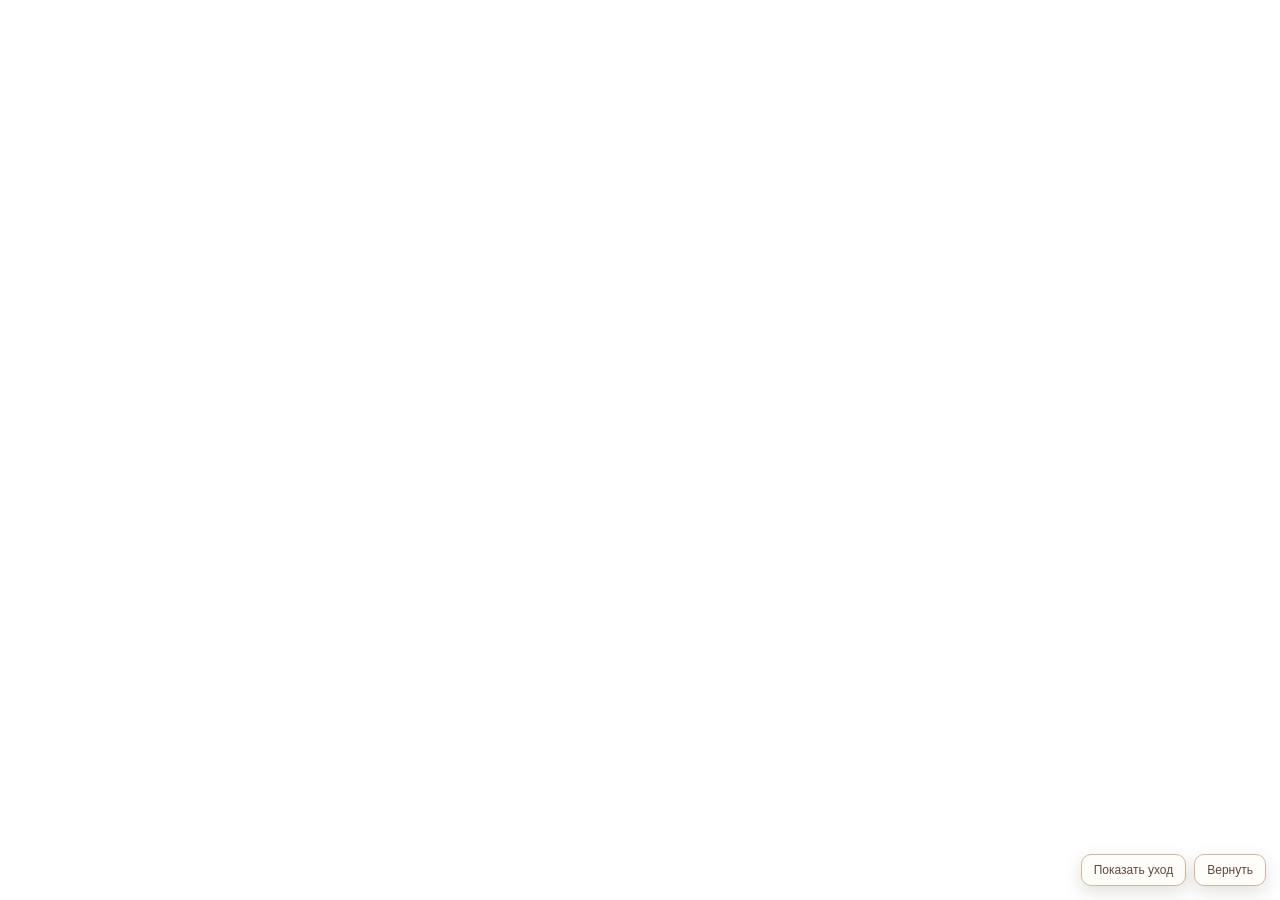
<file: loader-preview.html>
<!DOCTYPE html>
<html lang="ru">
<head>
<meta charset="utf-8">
<meta name="viewport" content="width=device-width, initial-scale=1">
<title>Прелоадер «ТонПлат» — просмотр</title>
<style>
  /* Тот же код прелоадера, что стоит на сайте (ред. 19.11.2026, версия 2) */
  .tp-loader{position:fixed;inset:0;z-index:99999;display:flex;align-items:center;justify-content:center;background:radial-gradient(1200px 700px at 50% 38%,#fffdf8 0%,#FAF7F2 55%,#f4ede2 100%);overflow:hidden;transition:opacity .5s ease,visibility .5s ease;animation:tp-autoclose .45s ease 6s forwards;}
  .tp-loader.is-done{opacity:0;visibility:hidden;pointer-events:none;}
  @keyframes tp-autoclose{to{opacity:0;visibility:hidden;pointer-events:none;}}
  .tp-glow{position:absolute;border-radius:50%;filter:blur(60px);opacity:.5;animation:tp-drift 9s ease-in-out infinite alternate;}
  .tp-glow-a{width:420px;height:420px;left:8%;top:12%;background:#f0e2c8;}
  .tp-glow-b{width:360px;height:360px;right:6%;bottom:10%;background:#e9dcc9;animation-delay:-4s;}
  @keyframes tp-drift{from{transform:translate3d(0,0,0) scale(1)}to{transform:translate3d(40px,26px,0) scale(1.12)}}
  .tp-stage{position:relative;display:flex;flex-direction:column;align-items:center;gap:6px;}
  .tp-svg{width:min(300px,64vw);height:auto;overflow:visible;}
  .tp-steam{stroke:#b08d57;stroke-width:2.6;fill:none;stroke-linecap:round;opacity:0;transform-box:fill-box;transform-origin:center;animation:tp-steam 2.6s ease-out infinite;}
  .tp-steam.s2{animation-delay:.4s;}
  .tp-steam.s3{animation-delay:.8s;}
  @keyframes tp-steam{0%{opacity:0;transform:translateY(8px)}30%{opacity:.8}100%{opacity:0;transform:translateY(-14px)}}
  .tp-cloche{transform-box:view-box;transform-origin:100px 110px;animation:tp-lift 2.6s cubic-bezier(.4,0,.2,1) infinite;}
  @keyframes tp-lift{0%,100%{transform:translateY(0) rotate(0deg)}45%{transform:translateY(-12px) rotate(-2deg)}60%{transform:translateY(-12px) rotate(2deg)}}
  .tp-shine{animation:tp-shine 2.6s ease-in-out infinite;}
  @keyframes tp-shine{0%,100%{opacity:.15}50%{opacity:.7}}
  .tp-p{opacity:0;transform-box:fill-box;transform-origin:center;animation:tp-rise 3s ease-in infinite;}
  .tp-p.p2{animation-delay:1s;}
  .tp-p.p3{animation-delay:2s;}
  @keyframes tp-rise{0%{opacity:0;transform:translateY(0)}20%{opacity:.9}100%{opacity:0;transform:translateY(-70px)}}
  .tp-brand{font-family:Georgia,'Palatino Linotype',serif;font-size:clamp(1.5rem,5vw,2rem);letter-spacing:.22em;text-transform:uppercase;background:linear-gradient(100deg,#5f463c 30%,#c9a06a 50%,#5f463c 70%);background-size:220% 100%;-webkit-background-clip:text;background-clip:text;-webkit-text-fill-color:transparent;color:#5f463c;animation:tp-shimmer 3.2s linear infinite;}
  @keyframes tp-shimmer{from{background-position:120% 0}to{background-position:-120% 0}}
  .tp-note{font-size:.9rem;color:#7a6a58;letter-spacing:.08em;animation:tp-pulse 2.2s ease-in-out infinite;}
  @keyframes tp-pulse{0%,100%{opacity:.55}50%{opacity:1}}
  .tp-run{width:min(220px,52vw);height:2px;border-radius:2px;background:#e8dfd7;overflow:hidden;margin-top:10px;}
  .tp-run span{display:block;width:40%;height:100%;border-radius:2px;background:linear-gradient(90deg,transparent,#98794a,transparent);animation:tp-run 1.6s ease-in-out infinite;}
  @keyframes tp-run{from{transform:translateX(-110%)}to{transform:translateX(310%)}}
  @media (prefers-reduced-motion:reduce){.tp-loader *{animation:none !important;}}

  /* Мини-кнопки просмотра (на сайте их нет) */
  .demo-btns{position:fixed;right:14px;bottom:14px;z-index:100000;display:flex;gap:8px;}
  .demo-btns button{padding:8px 12px;border:1px solid #cbb99f;border-radius:10px;background:#fffdf9;color:#5f463c;font-size:12px;cursor:pointer;box-shadow:0 6px 18px rgba(60,45,30,.15);}
  .demo-btns button:hover{background:#f3ece3;}
</style>
</head>
<body>
  <div id="tp-loader" class="tp-loader" role="status" aria-label="Загрузка сайта ТонПлат">
    <div class="tp-glow tp-glow-a"></div>
    <div class="tp-glow tp-glow-b"></div>
    <div class="tp-stage">
      <svg class="tp-svg" viewBox="0 0 200 160" aria-hidden="true">
        <defs>
          <linearGradient id="tpGold" x1="0" y1="0" x2="1" y2="1">
            <stop offset="0" stop-color="#c9a06a"/><stop offset=".5" stop-color="#98794a"/><stop offset="1" stop-color="#c9a06a"/>
          </linearGradient>
        </defs>
        <path class="tp-steam s1" d="M84 52c-6-8 6-12 0-20"/>
        <path class="tp-steam s2" d="M100 48c-6-8 6-12 0-20"/>
        <path class="tp-steam s3" d="M116 52c-6-8 6-12 0-20"/>
        <g class="tp-cloche">
          <circle cx="100" cy="58" r="6" fill="none" stroke="url(#tpGold)" stroke-width="3"/>
          <path d="M52 108c0-27 21-44 48-44s48 17 48 44" fill="none" stroke="url(#tpGold)" stroke-width="3.4" stroke-linecap="round"/>
          <path class="tp-shine" d="M64 96c4-14 14-24 26-28" fill="none" stroke="#ffffff" stroke-width="2.4" stroke-linecap="round" opacity=".55"/>
        </g>
        <rect x="40" y="110" width="120" height="7" rx="3.5" fill="url(#tpGold)"/>
        <ellipse cx="100" cy="126" rx="58" ry="6" fill="#e8dfd7"/>
        <circle class="tp-p p1" cx="60" cy="120" r="2.2" fill="#c9a06a"/>
        <circle class="tp-p p2" cx="140" cy="118" r="1.8" fill="#b08d57"/>
        <circle class="tp-p p3" cx="100" cy="124" r="1.5" fill="#c9a06a"/>
      </svg>
      <div class="tp-brand">ТонПлат</div>
      <div class="tp-note">Накрываем стол…</div>
      <div class="tp-run"><span></span></div>
    </div>
  </div>

  <div class="demo-btns">
    <button id="b-hide" type="button">Показать уход</button>
    <button id="b-show" type="button">Вернуть</button>
  </div>
<script>
  document.getElementById('b-hide').addEventListener('click',function(){document.getElementById('tp-loader').classList.add('is-done');});
  document.getElementById('b-show').addEventListener('click',function(){document.getElementById('tp-loader').classList.remove('is-done');});
</script>
</body>
</html>
</file>
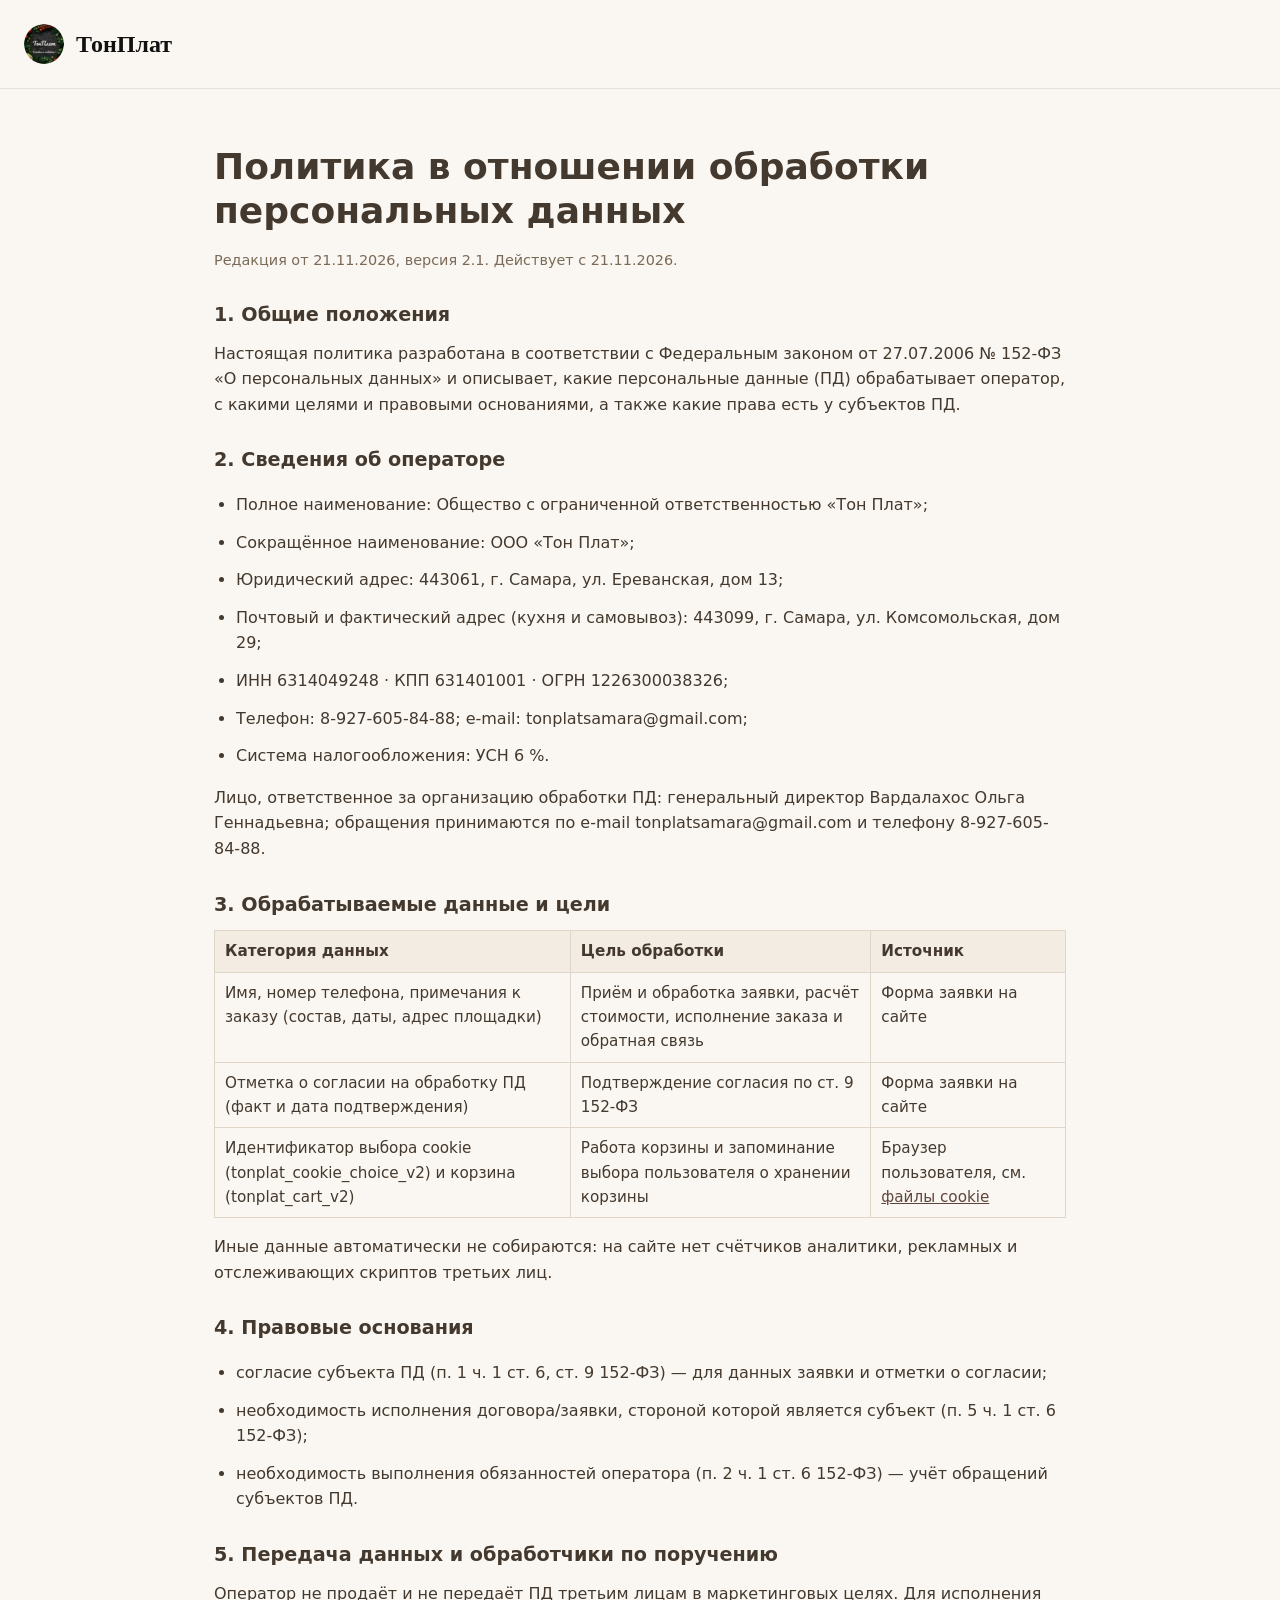
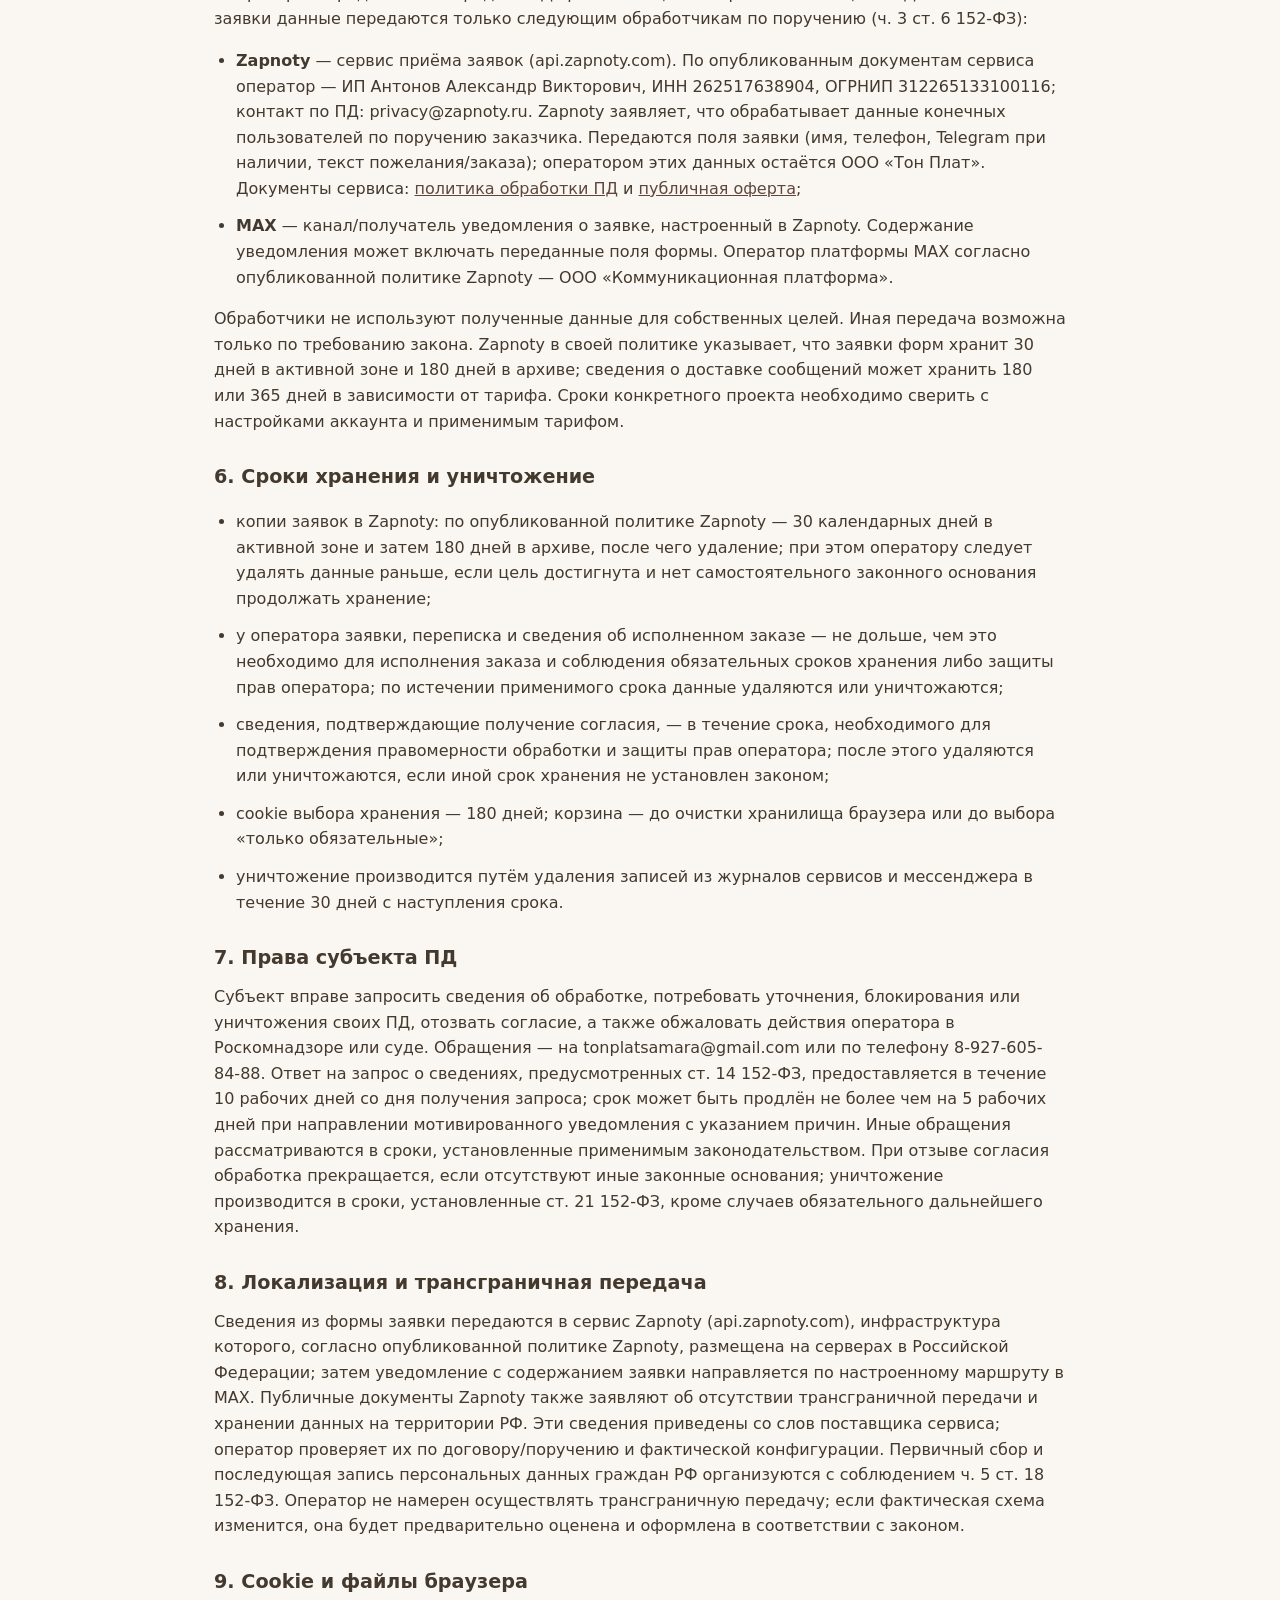
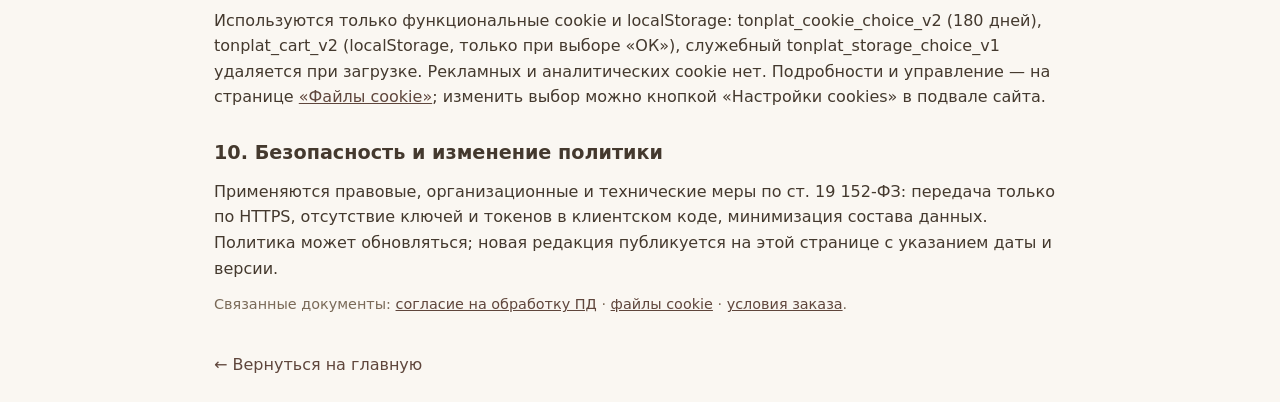
<file: privacy.html>
<!DOCTYPE html>
<html lang="ru">
<head>
  <meta charset="utf-8">
  <meta name="viewport" content="width=device-width, initial-scale=1, viewport-fit=cover">
  <title>Политика в отношении обработки персональных данных — ТонПлат</title>
  <meta name="theme-color" content="#FAF7F2">
  <link rel="icon" type="image/png" sizes="64x64" href="./favicon.png">
  <style>
    * { box-sizing: border-box; }
    html, body { margin: 0; padding: 0; background: #faf7f2; color: #44392e; font-family: system-ui, -apple-system, Segoe UI, Arial, sans-serif; line-height: 1.6; }
    a { color: #5f463c; text-decoration: underline; }
    .container { max-width: 900px; margin: 0 auto; padding: 24px; }
    header { padding: 24px; border-bottom: 1px solid #e8dfd7; margin-bottom: 32px; }
    .brand { display: flex; align-items: center; gap: 12px; text-decoration: none; color: #111; font-weight: 700; font-size: 1.5rem; font-family: 'Trebuchet MS', 'Palatino Linotype', serif; }
    .brand img { width: 40px; height: 40px; border-radius: 50%; }
    h1 { font-size: clamp(1.65rem, 4vw, 2.25rem); line-height: 1.22; margin: 0 0 16px; }
    h2 { font-size: 1.2rem; margin: 28px 0 10px; }
    p, li { margin: 0 0 12px; }
    ul { padding-left: 22px; }
    table { border-collapse: collapse; width: 100%; margin: 0 0 16px; font-size: 0.95rem; }
    th, td { border: 1px solid #e0d5c9; padding: 8px 10px; text-align: left; vertical-align: top; }
    th { background: #f3ece3; }
    .back { display: inline-block; margin-top: 24px; color: #5f463c; text-decoration: none; }
    .back:hover { text-decoration: underline; }
    .meta { color: #7a6a58; font-size: 0.9rem; }
    @media (max-width: 600px) { .container { padding: 16px; } }
  </style>
</head>
<body>
  <header>
    <a class="brand" href="./index.html">
      <img src="./logo.png" width="40" height="40" alt="ТонПлат">
      <span>ТонПлат</span>
    </a>
  </header>
  <div class="container">
    <h1>Политика в отношении обработки персональных данных</h1>
    <p class="meta">Редакция от 21.11.2026, версия 2.1. Действует с 21.11.2026.</p>

    <h2>1. Общие положения</h2>
    <p>Настоящая политика разработана в соответствии с Федеральным законом от 27.07.2006 № 152-ФЗ «О персональных данных» и описывает, какие персональные данные (ПД) обрабатывает оператор, с какими целями и правовыми основаниями, а также какие права есть у субъектов ПД.</p>

    <h2>2. Сведения об операторе</h2>
    <ul>
      <li>Полное наименование: Общество с ограниченной ответственностью «Тон Плат»;</li>
      <li>Сокращённое наименование: ООО «Тон Плат»;</li>
      <li>Юридический адрес: 443061, г. Самара, ул. Ереванская, дом 13;</li>
      <li>Почтовый и фактический адрес (кухня и самовывоз): 443099, г. Самара, ул. Комсомольская, дом 29;</li>
      <li>ИНН 6314049248 · КПП 631401001 · ОГРН 1226300038326;</li>
      <li>Телефон: 8-927-605-84-88; e-mail: tonplatsamara@gmail.com;</li>
      <li>Система налогообложения: УСН 6 %.</li>
    </ul>
    <p>Лицо, ответственное за организацию обработки ПД: генеральный директор Вардалахос Ольга Геннадьевна; обращения принимаются по e-mail tonplatsamara@gmail.com и телефону 8-927-605-84-88.</p>

    <h2>3. Обрабатываемые данные и цели</h2>
    <table>
      <tr><th>Категория данных</th><th>Цель обработки</th><th>Источник</th></tr>
      <tr><td>Имя, номер телефона, примечания к заказу (состав, даты, адрес площадки)</td><td>Приём и обработка заявки, расчёт стоимости, исполнение заказа и обратная связь</td><td>Форма заявки на сайте</td></tr>
      <tr><td>Отметка о согласии на обработку ПД (факт и дата подтверждения)</td><td>Подтверждение согласия по ст. 9 152-ФЗ</td><td>Форма заявки на сайте</td></tr>
      <tr><td>Идентификатор выбора cookie (tonplat_cookie_choice_v2) и корзина (tonplat_cart_v2)</td><td>Работа корзины и запоминание выбора пользователя о хранении корзины</td><td>Браузер пользователя, см. <a href="./cookies.html">файлы cookie</a></td></tr>
    </table>
    <p>Иные данные автоматически не собираются: на сайте нет счётчиков аналитики, рекламных и отслеживающих скриптов третьих лиц.</p>

    <h2>4. Правовые основания</h2>
    <ul>
      <li>согласие субъекта ПД (п. 1 ч. 1 ст. 6, ст. 9 152-ФЗ) — для данных заявки и отметки о согласии;</li>
      <li>необходимость исполнения договора/заявки, стороной которой является субъект (п. 5 ч. 1 ст. 6 152-ФЗ);</li>
      <li>необходимость выполнения обязанностей оператора (п. 2 ч. 1 ст. 6 152-ФЗ) — учёт обращений субъектов ПД.</li>
    </ul>

    <h2>5. Передача данных и обработчики по поручению</h2>
    <p>Оператор не продаёт и не передаёт ПД третьим лицам в маркетинговых целях. Для исполнения заявки данные передаются только следующим обработчикам по поручению (ч. 3 ст. 6 152-ФЗ):</p>
    <ul>
      <li><strong>Zapnoty</strong> — сервис приёма заявок (api.zapnoty.com). По опубликованным документам сервиса оператор — ИП Антонов Александр Викторович, ИНН 262517638904, ОГРНИП 312265133100116; контакт по ПД: privacy@zapnoty.ru. Zapnoty заявляет, что обрабатывает данные конечных пользователей по поручению заказчика. Передаются поля заявки (имя, телефон, Telegram при наличии, текст пожелания/заказа); оператором этих данных остаётся ООО «Тон Плат». Документы сервиса: <a href="https://zapnoty.ru/privacy" rel="noopener noreferrer">политика обработки ПД</a> и <a href="https://zapnoty.ru/offer" rel="noopener noreferrer">публичная оферта</a>;</li>
      <li><strong>MAX</strong> — канал/получатель уведомления о заявке, настроенный в Zapnoty. Содержание уведомления может включать переданные поля формы. Оператор платформы MAX согласно опубликованной политике Zapnoty — ООО «Коммуникационная платформа».</li>
    </ul>
    <p>Обработчики не используют полученные данные для собственных целей. Иная передача возможна только по требованию закона. Zapnoty в своей политике указывает, что заявки форм хранит 30 дней в активной зоне и 180 дней в архиве; сведения о доставке сообщений может хранить 180 или 365 дней в зависимости от тарифа. Сроки конкретного проекта необходимо сверить с настройками аккаунта и применимым тарифом.</p>

    <h2>6. Сроки хранения и уничтожение</h2>
    <ul>
      <li>копии заявок в Zapnoty: по опубликованной политике Zapnoty — 30 календарных дней в активной зоне и затем 180 дней в архиве, после чего удаление; при этом оператору следует удалять данные раньше, если цель достигнута и нет самостоятельного законного основания продолжать хранение;</li>
      <li>у оператора заявки, переписка и сведения об исполненном заказе — не дольше, чем это необходимо для исполнения заказа и соблюдения обязательных сроков хранения либо защиты прав оператора; по истечении применимого срока данные удаляются или уничтожаются;</li>
      <li>сведения, подтверждающие получение согласия, — в течение срока, необходимого для подтверждения правомерности обработки и защиты прав оператора; после этого удаляются или уничтожаются, если иной срок хранения не установлен законом;</li>
      <li>cookie выбора хранения — 180 дней; корзина — до очистки хранилища браузера или до выбора «только обязательные»;</li>
      <li>уничтожение производится путём удаления записей из журналов сервисов и мессенджера в течение 30 дней с наступления срока.</li>
    </ul>

    <h2>7. Права субъекта ПД</h2>
    <p>Субъект вправе запросить сведения об обработке, потребовать уточнения, блокирования или уничтожения своих ПД, отозвать согласие, а также обжаловать действия оператора в Роскомнадзоре или суде. Обращения — на tonplatsamara@gmail.com или по телефону 8-927-605-84-88. Ответ на запрос о сведениях, предусмотренных ст. 14 152-ФЗ, предоставляется в течение 10 рабочих дней со дня получения запроса; срок может быть продлён не более чем на 5 рабочих дней при направлении мотивированного уведомления с указанием причин. Иные обращения рассматриваются в сроки, установленные применимым законодательством. При отзыве согласия обработка прекращается, если отсутствуют иные законные основания; уничтожение производится в сроки, установленные ст. 21 152-ФЗ, кроме случаев обязательного дальнейшего хранения.</p>

    <h2>8. Локализация и трансграничная передача</h2>
    <p>Сведения из формы заявки передаются в сервис Zapnoty (api.zapnoty.com), инфраструктура которого, согласно опубликованной политике Zapnoty, размещена на серверах в Российской Федерации; затем уведомление с содержанием заявки направляется по настроенному маршруту в MAX. Публичные документы Zapnoty также заявляют об отсутствии трансграничной передачи и хранении данных на территории РФ. Эти сведения приведены со слов поставщика сервиса; оператор проверяет их по договору/поручению и фактической конфигурации. Первичный сбор и последующая запись персональных данных граждан РФ организуются с соблюдением ч. 5 ст. 18 152-ФЗ. Оператор не намерен осуществлять трансграничную передачу; если фактическая схема изменится, она будет предварительно оценена и оформлена в соответствии с законом.</p>

    <h2>9. Cookie и файлы браузера</h2>
    <p>Используются только функциональные cookie и localStorage: tonplat_cookie_choice_v2 (180 дней), tonplat_cart_v2 (localStorage, только при выборе «ОК»), служебный tonplat_storage_choice_v1 удаляется при загрузке. Рекламных и аналитических cookie нет. Подробности и управление — на странице <a href="./cookies.html">«Файлы cookie»</a>; изменить выбор можно кнопкой «Настройки cookies» в подвале сайта.</p>

    <h2>10. Безопасность и изменение политики</h2>
    <p>Применяются правовые, организационные и технические меры по ст. 19 152-ФЗ: передача только по HTTPS, отсутствие ключей и токенов в клиентском коде, минимизация состава данных. Политика может обновляться; новая редакция публикуется на этой странице с указанием даты и версии.</p>

    <p class="meta">Связанные документы: <a href="./consent.html">согласие на обработку ПД</a> · <a href="./cookies.html">файлы cookie</a> · <a href="./terms.html">условия заказа</a>.</p>
    <a class="back" href="./index.html">← Вернуться на главную</a>
  </div>
</body>
</html>
</file>
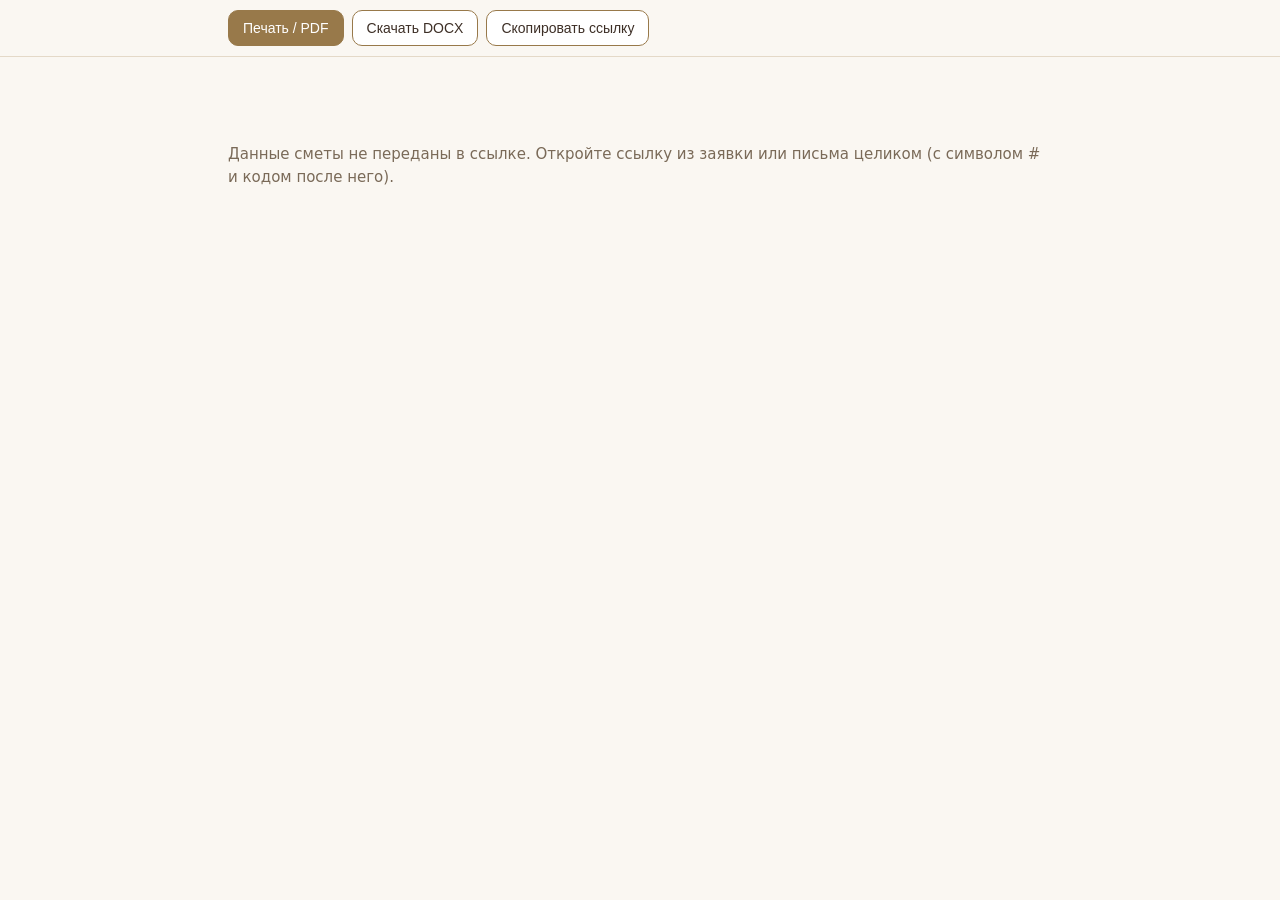
<file: smeta.html>
<!DOCTYPE html>
<html lang="ru">
<head>
<meta charset="utf-8">
<meta name="viewport" content="width=device-width, initial-scale=1">
<meta name="robots" content="noindex, nofollow">
<title>Смета — ТонПлат, Самара</title>
<style>
  :root { --ink:#3d2f26; --muted:#7a6a58; --gold:#98794a; --line:#e4d9c8; --bg:#faf7f2; }
  * { box-sizing: border-box; }
  body { margin: 0; background: var(--bg); color: var(--ink); font: 15px/1.5 system-ui, -apple-system, "Segoe UI", Roboto, sans-serif; }
  .wrap { max-width: 860px; margin: 0 auto; padding: 28px 18px 60px; }
  .head { display: flex; justify-content: space-between; gap: 16px; align-items: flex-start; border-bottom: 2px solid var(--gold); padding-bottom: 14px; }
  .head h1 { margin: 0; font: 700 22px Georgia, serif; }
  .head .sub { color: var(--muted); font-size: 13px; margin-top: 4px; }
  .meta { text-align: right; font-size: 13px; color: var(--muted); }
  .meta b { color: var(--ink); font-size: 15px; }
  .party { margin: 14px 0; font-size: 13.5px; }
  .party b { display: block; margin-bottom: 2px; }
  table { width: 100%; border-collapse: collapse; margin: 16px 0 8px; background: #fff; }
  th, td { border: 1px solid var(--line); padding: 8px 10px; text-align: left; font-size: 14px; vertical-align: top; }
  th { background: #f3ece1; font-weight: 700; }
  td.num, th.num { text-align: right; white-space: nowrap; }
  td.c { text-align: center; }
  .total { text-align: right; font-weight: 700; font-size: 16px; margin: 10px 0 4px; }
  .note { font-size: 12.5px; color: var(--muted); margin-top: 14px; }
  .sign { margin-top: 26px; font-size: 14px; }
  .bar { position: sticky; top: 0; background: rgba(250,247,242,.95); backdrop-filter: blur(8px); border-bottom: 1px solid var(--line); padding: 10px 0; margin-bottom: 18px; }
  .bar .in { max-width: 860px; margin: 0 auto; padding: 0 18px; display: flex; gap: 8px; flex-wrap: wrap; }
  .bar button { border: 1px solid var(--gold); background: #fff; color: var(--ink); border-radius: 10px; padding: 9px 14px; font-size: 14px; cursor: pointer; }
  .bar button.primary { background: var(--gold); color: #fff; border-color: var(--gold); }
  .empty { padding: 40px 0; color: var(--muted); }
  @media print {
    .bar { display: none; }
    body { background: #fff; }
    .wrap { padding: 0; max-width: none; }
  }
</style>
</head>
<body>
  <div class="bar">
    <div class="in">
      <button class="primary" id="b-print" type="button">Печать / PDF</button>
      <button id="b-docx" type="button">Скачать DOCX</button>
      <button id="b-copy" type="button">Скопировать ссылку</button>
    </div>
  </div>
  <div class="wrap" id="sheet"></div>

<script src="./config.js"></script>
<script src="./menu-data.js"></script>
<script>
(function () {
  "use strict";
  var CFGw = (typeof CFG !== "undefined") ? CFG : {};
  var items = [];
  try { var D = window.TONPLAT_DATA; items = (D && D.items) ? D.items : []; } catch (e) {}
  var BY_ID = {};
  items.forEach(function (it) { BY_ID[it.id] = it; });

  function b64UrlToBytes(s) {
    var b64 = s.replace(/-/g, "+").replace(/_/g, "/");
    while (b64.length % 4) b64 += "=";
    var bin = atob(b64);
    var u8 = new Uint8Array(bin.length);
    for (var i = 0; i < bin.length; i++) u8[i] = bin.charCodeAt(i);
    return u8;
  }
  function decodePayload() {
    var h = location.hash.replace(/^#/, "");
    if (!h) return null;
    try {
      var u8 = b64UrlToBytes(h);
      var bin = "";
      for (var i = 0; i < u8.length; i++) bin += String.fromCharCode(u8[i]);
      return JSON.parse(decodeURIComponent(escape(bin)));
    } catch (e) { return null; }
  }
  function esc(s) { return String(s == null ? "" : s).replace(/&/g, "&amp;").replace(/</g, "&lt;").replace(/>/g, "&gt;"); }
  function money(n) { return String(n).replace(/\B(?=(\d{3})+(?!\d))/g, " ") + " ₽"; }

  var PL = decodePayload();
  var sheet = document.getElementById("sheet");

  if (!PL || !PL.i || !PL.i.length) {
    sheet.innerHTML = '<div class="empty">Данные сметы не переданы в ссылке. Откройте ссылку из заявки или письма целиком (с символом # и кодом после него).</div>';
  } else {
    var rowsHtml = "", totalPieces = 0, totalSum = 0;
    PL.i.forEach(function (r, idx) {
      var it = BY_ID[r[0]] || { name: "Позиция " + r[0], price: 0 };
      var qty = r[1] || 1;
      var note = r[2] ? " <em>(" + esc(r[2]) + ")</em>" : "";
      var sum = qty * it.price;
      totalPieces += qty; totalSum += sum;
      rowsHtml += "<tr><td class='c'>" + (idx + 1) + "</td><td>" + esc(it.name) + note + "</td><td class='num'>" + qty + " шт.</td><td class='num'>" + money(it.price) + "</td><td class='num'>" + money(sum) + "</td></tr>";
    });
    var flags = [];
    if (PL.h) flags.push("100% Халяль (с фото упаковок)");
    if (PL.b) flags.push("Счёт и закрывающие документы для ООО/ИП");
    sheet.innerHTML =
      '<div class="head"><div><h1>ТонПлат — смета вашего стола</h1>' +
      '<div class="sub">' + esc(CFGw.address || "г. Самара, ул. Комсомольская, 29") + ' · тел. ' + esc(CFGw.phoneDisplay || "+7 (927) 605-84-88") + ' · ' + esc(CFGw.siteUrl || "https://тонплат.рф/") + '</div></div>' +
      '<div class="meta"><b>Смета ' + esc(PL.n || "") + '</b><br>от ' + esc(PL.d || "") + '</div></div>' +
      '<div class="party"><b>Исполнитель</b>' + esc(CFGw.legalFull || "ООО «Тон Плат»") + '; ИНН ' + esc(CFGw.inn || "") + ', КПП ' + esc(CFGw.kpp || "") + ', ОГРН ' + esc(CFGw.ogrn || "") + '; УСН 6%.</div>' +
      '<div class="party"><b>Заказчик</b>' + esc(PL.c || "—") + (PL.p ? ", тел. " + esc(PL.p) : "") + (PL.tg ? ", Telegram: " + esc(PL.tg) : "") + '</div>' +
      '<div class="party"><b>Повод</b>' + esc(PL.o || "") + (PL.g ? "; гостей: " + esc(PL.g) + " чел." : "") + (flags.length ? "<br>Условия: " + esc(flags.join("; ")) : "") + '</div>' +
      (PL.x ? '<div class="party"><b>Примечания</b>' + esc(PL.x) + '</div>' : "") +
      '<table><thead><tr><th class="c">№</th><th>Наименование</th><th class="num">Кол-во</th><th class="num">Цена</th><th class="num">Сумма</th></tr></thead><tbody>' + rowsHtml + '</tbody></table>' +
      '<div class="total">Итого: ' + PL.i.length + ' поз., ' + totalPieces + ' шт. на сумму ' + money(totalSum) + '</div>' +
      '<div class="note">НДС не облагается (УСН). Оплата после получения; без минимальной суммы заказа. Смета сформирована на сайте ' + esc(CFGw.siteUrl || "https://тонплат.рф/") + ' ' + esc(PL.d || "") + '. Цены действительны на дату формирования.</div>' +
      '<div class="sign">Подпись исполнителя: ______ / ' + esc(CFGw.director || "Вардалахос О. Г.") + ' /</div>';
    sheet.dataset.total = totalSum;
    sheet.dataset.pieces = totalPieces;
  }

  document.getElementById("b-print").addEventListener("click", function () { window.print(); });
  document.getElementById("b-copy").addEventListener("click", function () {
    var url = location.href;
    if (navigator.clipboard && navigator.clipboard.writeText) navigator.clipboard.writeText(url);
    else { var ta = document.createElement("textarea"); ta.value = url; document.body.appendChild(ta); ta.select(); document.execCommand("copy"); ta.remove(); }
    this.textContent = "Ссылка скопирована";
  });

  /* ---- DOCX без библиотек: ZIP(store) + WordprocessingML ---- */
  function zipStoreSync(files) {
    var enc = new TextEncoder();
    var t = new Uint32Array(256);
    for (var n = 0; n < 256; n++) { var c = n; for (var k = 0; k < 8; k++) c = c & 1 ? 0xEDB88320 ^ (c >>> 1) : c >>> 1; t[n] = c >>> 0; }
    function crc32(u8) { var cc = 0xFFFFFFFF; for (var i = 0; i < u8.length; i++) cc = t[(cc ^ u8[i]) & 0xFF] ^ (cc >>> 8); return (cc ^ 0xFFFFFFFF) >>> 0; }
    var d = new Date();
    var dosT = ((d.getHours() << 11) | (d.getMinutes() << 5) | (d.getSeconds() >> 1)) & 0xFFFF;
    var dosD = (((d.getFullYear() - 1980) << 9) | ((d.getMonth() + 1) << 5) | d.getDate()) & 0xFFFF;
    var parts = [], central = [], offset = 0;
    files.forEach(function (f) {
      var nameU8 = enc.encode(f.name), data = f.data, crc = crc32(data);
      var lh = new DataView(new ArrayBuffer(30));
      lh.setUint32(0, 0x04034b50, true); lh.setUint16(4, 20, true); lh.setUint16(6, 0x0800, true);
      lh.setUint16(10, dosT, true); lh.setUint16(12, dosD, true);
      lh.setUint32(14, crc, true); lh.setUint32(18, data.length, true); lh.setUint32(22, data.length, true);
      lh.setUint16(26, nameU8.length, true);
      parts.push(new Uint8Array(lh.buffer), nameU8, data);
      var ch = new DataView(new ArrayBuffer(46));
      ch.setUint32(0, 0x02014b50, true); ch.setUint16(4, 20, true); ch.setUint16(6, 20, true); ch.setUint16(8, 0x0800, true);
      ch.setUint16(12, dosT, true); ch.setUint16(14, dosD, true);
      ch.setUint32(16, crc, true); ch.setUint32(20, data.length, true); ch.setUint32(24, data.length, true);
      ch.setUint16(28, nameU8.length, true); ch.setUint32(42, offset, true);
      central.push(new Uint8Array(ch.buffer), nameU8);
      offset += 30 + nameU8.length + data.length;
    });
    var centralSize = central.reduce(function (s, u) { return s + u.length; }, 0);
    var eo = new DataView(new ArrayBuffer(22));
    eo.setUint32(0, 0x06054b50, true);
    eo.setUint16(8, files.length, true); eo.setUint16(10, files.length, true);
    eo.setUint32(12, centralSize, true); eo.setUint32(16, offset, true);
    var all = parts.concat(central, [new Uint8Array(eo.buffer)]);
    var out = new Uint8Array(offset + centralSize + 22), pos = 0;
    all.forEach(function (u) { out.set(u, pos); pos += u.length; });
    return out;
  }
  function xesc(s) { return String(s).replace(/&/g, "&amp;").replace(/</g, "&lt;").replace(/>/g, "&gt;").replace(/"/g, "&quot;"); }

  document.getElementById("b-docx").addEventListener("click", function () {
    if (!PL || !PL.i || !PL.i.length) return;
    var W = [700, 4538, 1300, 1500, 1600];
    function P(txt, o) {
      o = o || {};
      return '<w:p><w:pPr>' + (o.align ? '<w:jc w:val="' + o.align + '"/>' : '') + '<w:spacing w:after="' + (o.after == null ? 60 : o.after) + '"/></w:pPr><w:r><w:rPr>' + (o.bold ? '<w:b/>' : '') + '<w:sz w:val="' + (o.sz || 21) + '"/></w:rPr><w:t xml:space="preserve">' + xesc(txt) + '</w:t></w:r></w:p>';
    }
    function cell(txt, w, bold) { return '<w:tc><w:tcPr><w:tcW w:w="' + w + '" w:type="dxa"/></w:tcPr>' + P(txt, { bold: bold, sz: 19, after: 20 }) + '</w:tc>'; }
    function row(cells) { return '<w:tr>' + cells.join("") + '</w:tr>'; }
    var tbl = '<w:tbl><w:tblPr><w:tblW w:w="9638" w:type="dxa"/><w:tblBorders>' +
      ["top", "left", "bottom", "right", "insideH", "insideV"].map(function (s) { return '<w:' + s + ' w:val="single" w:sz="4" w:space="0" w:color="8A7A6B"/>'; }).join("") +
      '</w:tblBorders></w:tblPr><w:tblGrid>' + W.map(function (w) { return '<w:gridCol w:w="' + w + '"/>'; }).join("") + '</w:tblGrid>';
    tbl += row([cell("№", W[0], true), cell("Наименование", W[1], true), cell("Кол-во", W[2], true), cell("Цена", W[3], true), cell("Сумма", W[4], true)]);
    var totalPieces = 0, totalSum = 0;
    PL.i.forEach(function (r, idx) {
      var it = BY_ID[r[0]] || { name: "Позиция " + r[0], price: 0 };
      var qty = r[1] || 1, sum = qty * it.price;
      totalPieces += qty; totalSum += sum;
      tbl += row([cell(String(idx + 1), W[0]), cell(it.name + (r[2] ? " (" + r[2] + ")" : ""), W[1]), cell(qty + " шт.", W[2]), cell(money(it.price), W[3]), cell(money(sum), W[4])]);
    });
    tbl += row([cell("", W[0], true), cell("Итого", W[1], true), cell(totalPieces + " шт.", W[2], true), cell("", W[3], true), cell(money(totalSum), W[4], true)]);
    tbl += '</w:tbl>';
    var body = [
      P("СМЕТА " + (PL.n || ""), { bold: true, sz: 30, align: "center", after: 40 }),
      P("от " + (PL.d || "") + " · г. Самара", { sz: 20, align: "center", after: 160 }),
      P("Исполнитель: " + (CFGw.legalFull || "") + "; ИНН " + (CFGw.inn || "") + ", КПП " + (CFGw.kpp || "") + ", ОГРН " + (CFGw.ogrn || "") + "; УСН 6%.", { sz: 19 }),
      P("Адрес: " + (CFGw.address || "") + "; тел. " + (CFGw.phoneDisplay || "") + "; сайт " + (CFGw.siteUrl || ""), { sz: 19, after: 120 }),
      P("Заказчик: " + (PL.c || "—") + (PL.p ? ", тел. " + PL.p : "") + (PL.tg ? ", Telegram: " + PL.tg : ""), { sz: 19 }),
      P("Повод: " + (PL.o || "") + (PL.g ? "; гостей: " + PL.g + " чел." : ""), { sz: 19, after: 120 }),
      tbl,
      P("", { after: 40 }),
      P("Итого: " + PL.i.length + " поз., " + totalPieces + " шт. на сумму " + money(totalSum) + ". НДС не облагается (УСН).", { bold: true }),
      PL.x ? P("Примечания заказчика: " + PL.x, { sz: 19 }) : "",
      P("Оплата после получения; без минимальной суммы заказа.", { sz: 18, after: 200 }),
      P("Подпись исполнителя: ______ / " + (CFGw.director || "") + " /", { sz: 19 })
    ].join("");
    var documentXml = '<?xml version="1.0" encoding="UTF-8" standalone="yes"?>' +
      '<w:document xmlns:w="http://schemas.openxmlformats.org/wordprocessingml/2006/main"><w:body>' + body +
      '<w:sectPr><w:pgSz w:w="11906" w:h="16838"/><w:pgMar w:top="1134" w:right="1134" w:bottom="1134" w:left="1134" w:header="708" w:footer="708" w:gutter="0"/></w:sectPr></w:body></w:document>';
    var contentTypes = '<?xml version="1.0" encoding="UTF-8" standalone="yes"?><Types xmlns="http://schemas.openxmlformats.org/package/2006/content-types"><Default Extension="rels" ContentType="application/vnd.openxmlformats-package.relationships+xml"/><Default Extension="xml" ContentType="application/xml"/><Override PartName="/word/document.xml" ContentType="application/vnd.openxmlformats-officedocument.wordprocessingml.document.main+xml"/></Types>';
    var rels = '<?xml version="1.0" encoding="UTF-8" standalone="yes"?><Relationships xmlns="http://schemas.openxmlformats.org/package/2006/relationships"><Relationship Id="rId1" Type="http://schemas.openxmlformats.org/officeDocument/2006/relationships/officeDocument" Target="word/document.xml"/></Relationships>';
    var enc = new TextEncoder();
    var zip = zipStoreSync([
      { name: "[Content_Types].xml", data: enc.encode(contentTypes) },
      { name: "_rels/.rels", data: enc.encode(rels) },
      { name: "word/document.xml", data: enc.encode(documentXml) }
    ]);
    var blob = new Blob([zip], { type: "application/vnd.openxmlformats-officedocument.wordprocessingml.document" });
    var url = URL.createObjectURL(blob);
    var a = document.createElement("a");
    a.href = url; a.download = "Смета-ТонПлат-" + (PL.n || "") + ".docx";
    document.body.appendChild(a); a.click(); a.remove();
    setTimeout(function () { URL.revokeObjectURL(url); }, 4000);
  });
})();
</script>
</body>
</html>
</file>
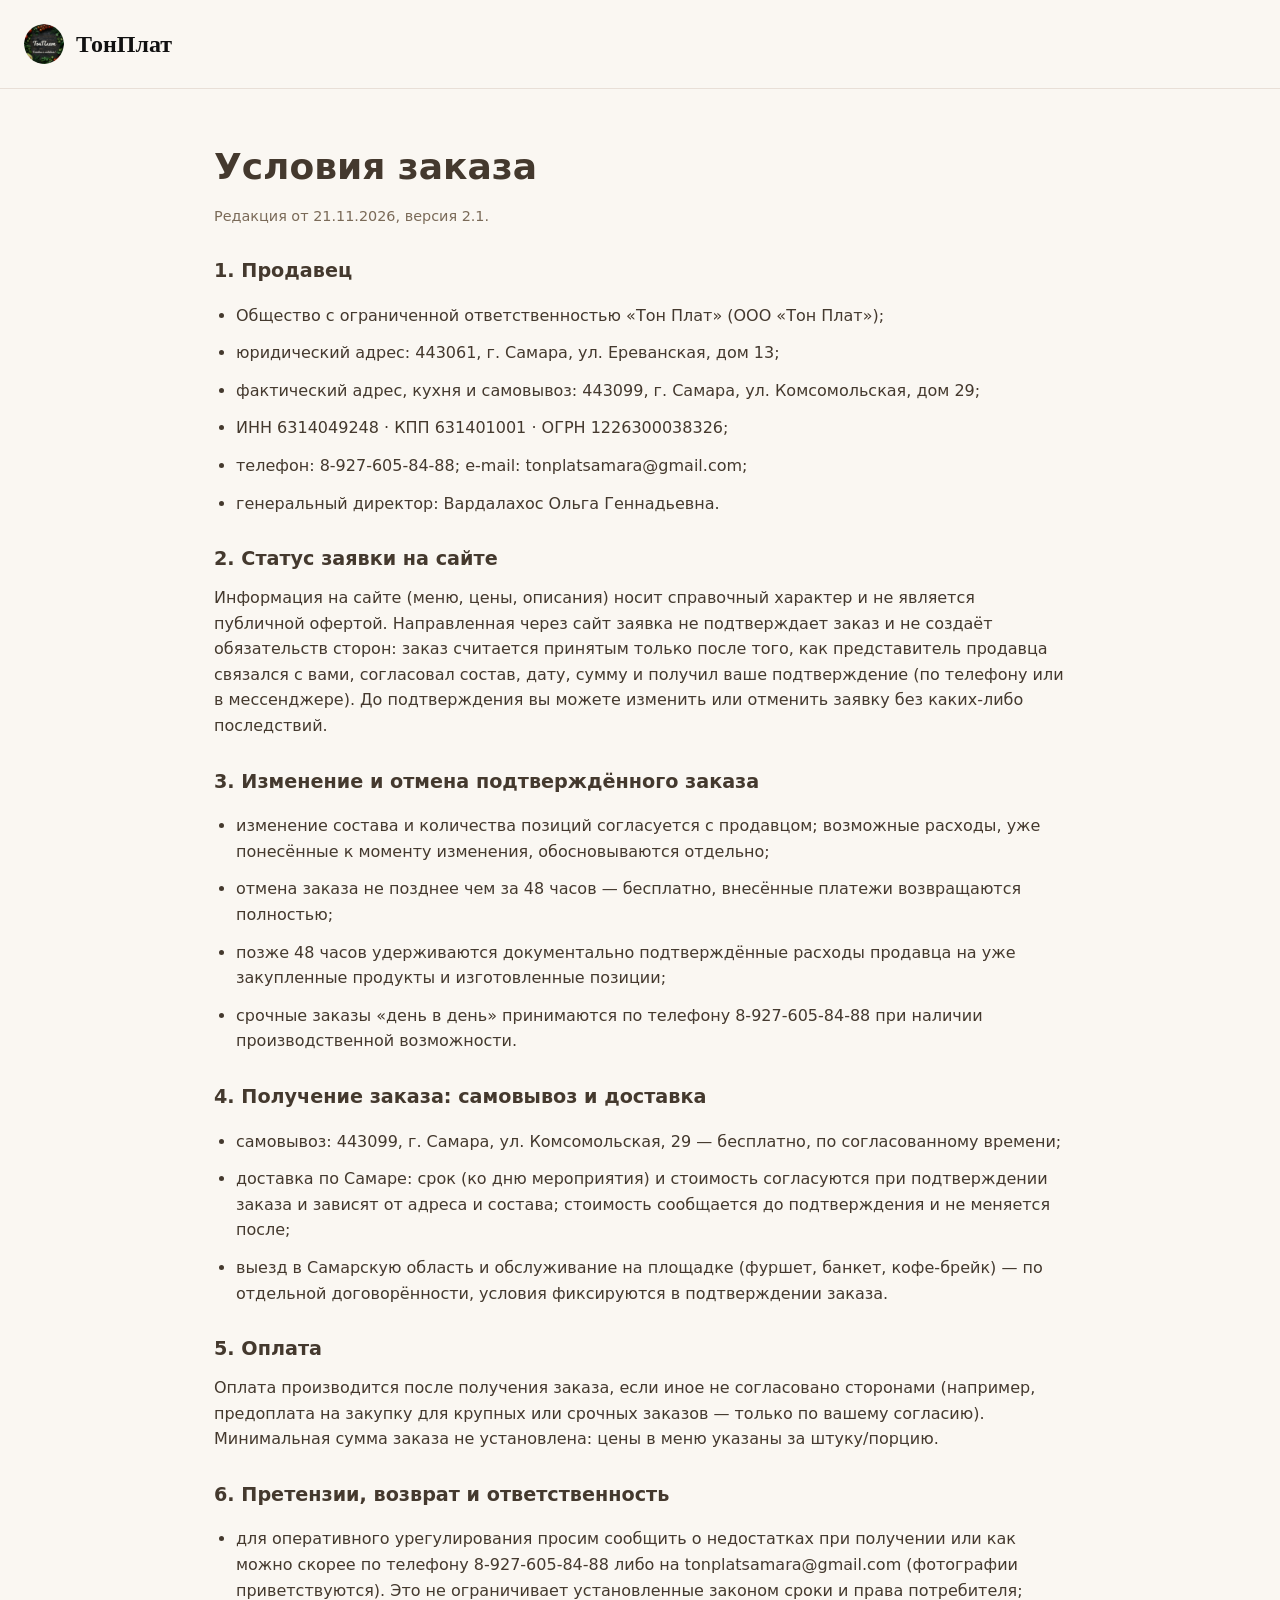
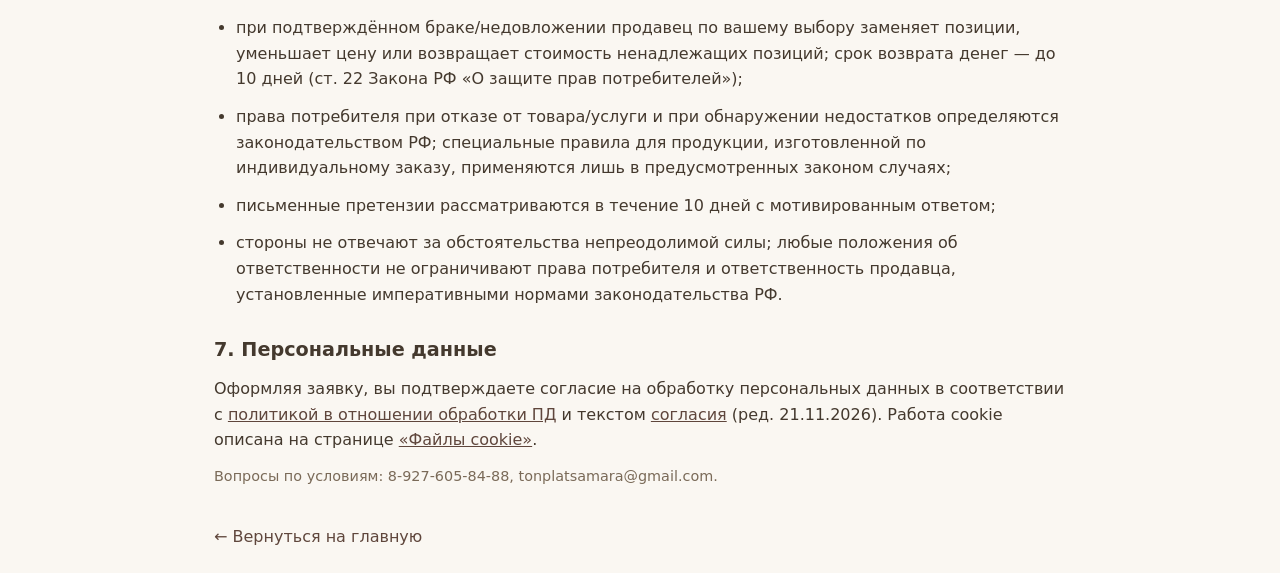
<file: terms.html>
<!DOCTYPE html>
<html lang="ru">
<head>
  <meta charset="utf-8">
  <meta name="viewport" content="width=device-width, initial-scale=1, viewport-fit=cover">
  <title>Условия заказа — ТонПлат</title>
  <meta name="theme-color" content="#FAF7F2">
  <link rel="icon" type="image/png" sizes="64x64" href="./favicon.png">
  <style>
    * { box-sizing: border-box; }
    html, body { margin: 0; padding: 0; background: #faf7f2; color: #44392e; font-family: system-ui, -apple-system, Segoe UI, Arial, sans-serif; line-height: 1.6; }
    a { color: #5f463c; text-decoration: underline; }
    .container { max-width: 900px; margin: 0 auto; padding: 24px; }
    header { padding: 24px; border-bottom: 1px solid #e8dfd7; margin-bottom: 32px; }
    .brand { display: flex; align-items: center; gap: 12px; text-decoration: none; color: #111; font-weight: 700; font-size: 1.5rem; font-family: 'Trebuchet MS', 'Palatino Linotype', serif; }
    .brand img { width: 40px; height: 40px; border-radius: 50%; }
    h1 { font-size: clamp(1.65rem, 4vw, 2.25rem); line-height: 1.22; margin: 0 0 16px; }
    h2 { font-size: 1.2rem; margin: 28px 0 10px; }
    p, li { margin: 0 0 12px; }
    ul { padding-left: 22px; }
    .back { display: inline-block; margin-top: 24px; color: #5f463c; text-decoration: none; }
    .back:hover { text-decoration: underline; }
    .meta { color: #7a6a58; font-size: 0.9rem; }
    @media (max-width: 600px) { .container { padding: 16px; } }
  </style>
</head>
<body>
  <header>
    <a class="brand" href="./index.html">
      <img src="./logo.png" width="40" height="40" alt="ТонПлат">
      <span>ТонПлат</span>
    </a>
  </header>
  <div class="container">
    <h1>Условия заказа</h1>
    <p class="meta">Редакция от 21.11.2026, версия 2.1.</p>

    <h2>1. Продавец</h2>
    <ul>
      <li>Общество с ограниченной ответственностью «Тон Плат» (ООО «Тон Плат»);</li>
      <li>юридический адрес: 443061, г. Самара, ул. Ереванская, дом 13;</li>
      <li>фактический адрес, кухня и самовывоз: 443099, г. Самара, ул. Комсомольская, дом 29;</li>
      <li>ИНН 6314049248 · КПП 631401001 · ОГРН 1226300038326;</li>
      <li>телефон: 8-927-605-84-88; e-mail: tonplatsamara@gmail.com;</li>
      <li>генеральный директор: Вардалахос Ольга Геннадьевна.</li>
    </ul>

    <h2>2. Статус заявки на сайте</h2>
    <p>Информация на сайте (меню, цены, описания) носит справочный характер и не является публичной офертой. Направленная через сайт заявка не подтверждает заказ и не создаёт обязательств сторон: заказ считается принятым только после того, как представитель продавца связался с вами, согласовал состав, дату, сумму и получил ваше подтверждение (по телефону или в мессенджере). До подтверждения вы можете изменить или отменить заявку без каких-либо последствий.</p>

    <h2>3. Изменение и отмена подтверждённого заказа</h2>
    <ul>
      <li>изменение состава и количества позиций согласуется с продавцом; возможные расходы, уже понесённые к моменту изменения, обосновываются отдельно;</li>
      <li>отмена заказа не позднее чем за 48 часов — бесплатно, внесённые платежи возвращаются полностью;</li>
      <li>позже 48 часов удерживаются документально подтверждённые расходы продавца на уже закупленные продукты и изготовленные позиции;</li>
      <li>срочные заказы «день в день» принимаются по телефону 8-927-605-84-88 при наличии производственной возможности.</li>
    </ul>

    <h2>4. Получение заказа: самовывоз и доставка</h2>
    <ul>
      <li>самовывоз: 443099, г. Самара, ул. Комсомольская, 29 — бесплатно, по согласованному времени;</li>
      <li>доставка по Самаре: срок (ко дню мероприятия) и стоимость согласуются при подтверждении заказа и зависят от адреса и состава; стоимость сообщается до подтверждения и не меняется после;</li>
      <li>выезд в Самарскую область и обслуживание на площадке (фуршет, банкет, кофе-брейк) — по отдельной договорённости, условия фиксируются в подтверждении заказа.</li>
    </ul>

    <h2>5. Оплата</h2>
    <p>Оплата производится после получения заказа, если иное не согласовано сторонами (например, предоплата на закупку для крупных или срочных заказов — только по вашему согласию). Минимальная сумма заказа не установлена: цены в меню указаны за штуку/порцию.</p>

    <h2>6. Претензии, возврат и ответственность</h2>
    <ul>
      <li>для оперативного урегулирования просим сообщить о недостатках при получении или как можно скорее по телефону 8-927-605-84-88 либо на tonplatsamara@gmail.com (фотографии приветствуются). Это не ограничивает установленные законом сроки и права потребителя;</li>
      <li>при подтверждённом браке/недовложении продавец по вашему выбору заменяет позиции, уменьшает цену или возвращает стоимость ненадлежащих позиций; срок возврата денег — до 10 дней (ст. 22 Закона РФ «О защите прав потребителей»);</li>
      <li>права потребителя при отказе от товара/услуги и при обнаружении недостатков определяются законодательством РФ; специальные правила для продукции, изготовленной по индивидуальному заказу, применяются лишь в предусмотренных законом случаях;</li>
      <li>письменные претензии рассматриваются в течение 10 дней с мотивированным ответом;</li>
      <li>стороны не отвечают за обстоятельства непреодолимой силы; любые положения об ответственности не ограничивают права потребителя и ответственность продавца, установленные императивными нормами законодательства РФ.</li>
    </ul>

    <h2>7. Персональные данные</h2>
    <p>Оформляя заявку, вы подтверждаете согласие на обработку персональных данных в соответствии с <a href="./privacy.html">политикой в отношении обработки ПД</a> и текстом <a href="./consent.html">согласия</a> (ред. 21.11.2026). Работа cookie описана на странице <a href="./cookies.html">«Файлы cookie»</a>.</p>

    <p class="meta">Вопросы по условиям: 8-927-605-84-88, tonplatsamara@gmail.com.</p>
    <a class="back" href="./index.html">← Вернуться на главную</a>
  </div>
</body>
</html>
</file>
<file: tokens.css>
/* ==========================================================================
   ТонПлат · Design System Tokens (Soft Warm Pastel Catering Website)
   All assets sit in the single flat root folder (./...) with zero subfolders.
   Follows jakubkrehel/skills (two-tier tokens, WCAG AA contrast, concentric radii).
   ========================================================================== */

:root {
  /* ------------------------------------------------------------------------
     1. Soft Warm Pastel Ramp (Alabaster, Oat Linen, Menu Cream, Sage & Cocoa)
     ------------------------------------------------------------------------ */
  --pastel-porcelain: #FFFEFC;
  --pastel-alabaster: #FAF7F2;
  --pastel-menu-cream: #F7F3E7; /* Matches die-cut corner badges 01..94 seamlessly */
  --pastel-linen: #F3ECE2;
  --pastel-champagne: #ECE2D2;
  --pastel-sand-hover: #E4D7C3;

  --pastel-sage-bg: #EAF1EB;
  --pastel-sage-text: #35523A;  /* 7.56:1 WCAG AA */

  --pastel-blush-bg: #FCEEEE;
  --pastel-blush-text: #8A2424;

  --line-soft: #E5DDD0;
  --line-gold: #D3C3AB;
  --line-input: #9B8878;        /* 3.39:1 >= 3:1 control border contrast */

  --cocoa-primary: #6B4C35;     /* Warm soft roasted cocoa CTA (7.63:1) */
  --cocoa-hover: #563B28;
  --bronze-price: #7A5835;      /* Antique warm bronze price (5.78:1) */
  --taupe-muted: #685649;       /* Warm cocoa-taupe secondary ink (5.94:1) */
  --ink-charcoal: #2A201A;      /* Warm espresso ink (14.89:1, zero harsh black) */

  /* ------------------------------------------------------------------------
     2. Semantic Role Tokens
     ------------------------------------------------------------------------ */
  --color-bg-page: var(--pastel-alabaster);
  --color-bg-band: var(--pastel-linen);
  --color-bg-menu: var(--pastel-menu-cream);
  --color-bg-surface: var(--pastel-porcelain);
  --color-bg-subtle: var(--pastel-champagne);
  --color-bg-hover: var(--pastel-sand-hover);
  --color-bg-header: rgba(250, 247, 242, 0.94);

  --color-text-primary: var(--ink-charcoal);
  --color-text-secondary: var(--taupe-muted);
  --color-text-price: var(--bronze-price);

  --color-accent-solid: var(--cocoa-primary);
  --color-accent-solid-hover: var(--cocoa-hover);
  --color-accent-on-solid: #FFFDF9;

  --color-badge-sage-bg: var(--pastel-sage-bg);
  --color-badge-sage-text: var(--pastel-sage-text);

  --color-border-subtle: var(--line-soft);
  --color-border-accent: var(--line-gold);
  --color-border-input: var(--line-input);

  --color-status-err-bg: var(--pastel-blush-bg);
  --color-status-err-text: var(--pastel-blush-text);

  --color-scrim: rgba(42, 32, 26, 0.44);
  --color-selection-bg: var(--pastel-champagne);
  --color-selection-text: var(--ink-charcoal);

  /* ------------------------------------------------------------------------
     3. Soft Airy Elevation & Image Outline (better-ui)
     ------------------------------------------------------------------------ */
  --shadow-card:
    0px 0px 0px 1px oklch(0 0 0 / 0.05),
    0px 4px 16px -4px oklch(0 0 0 / 0.05);
  --shadow-floating:
    0px 0px 0px 1px oklch(0 0 0 / 0.08),
    0px 14px 36px -8px rgba(42, 32, 26, 0.2);
  --image-outline: oklch(0 0 0 / 0.08);

  /* ------------------------------------------------------------------------
     4. Typography Scale & Concentric Radii
     ------------------------------------------------------------------------ */
  --font-display: Georgia, 'Times New Roman', serif;
  --font-sans: -apple-system, BlinkMacSystemFont, 'Segoe UI', Roboto, sans-serif;

  --text-2xs: 0.6875rem;
  --text-xs: 0.75rem;
  --text-sm: 0.875rem;
  --text-base: 1rem;
  --text-lg: 1.125rem;
  --text-h2: clamp(1.875rem, 3.6vw, 2.75rem);
  --text-h1: clamp(2.25rem, 4.6vw, 3.625rem);

  --radius-sm: 8px;
  --radius-md: 12px;
  --radius-lg: 18px;
  --radius-xl: 24px;
  --radius-pill: 999px;

  --ease-ui: cubic-bezier(0.2, 0, 0, 1);
  --header-height: 74px;
  --scroll-offset: 136px;
}
</file>
<file: styles.css>
/* ==========================================================================
   ТонПлат · Pastel Modern Catering Website Stylesheet
   Real airy multi-section website in soft warm pastel colors inspired by the
   Ton Plat menu, paired with an effortless 1-screen «Собрать стол» checkout.
   ========================================================================== */

*,
*::before,
*::after {
  box-sizing: border-box;
}

html {
  font-size: 16px;
  scroll-behavior: smooth;
  scroll-padding-block-start: var(--scroll-offset);
  -webkit-font-smoothing: antialiased;
  -moz-osx-font-smoothing: grayscale;
  text-size-adjust: 100%;
}

@media (prefers-reduced-motion: reduce) {
  html {
    scroll-behavior: auto;
  }
}

body {
  margin: 0;
  width: 100%;
  background-color: var(--color-bg-page);
  color: var(--color-text-primary);
  font-family: var(--font-sans);
  font-size: var(--text-base);
  line-height: 1.55;
  text-align: start;
  overflow-x: clip;
}

::selection {
  background-color: var(--color-selection-bg);
  color: var(--color-selection-text);
}

img {
  display: block;
  max-width: 100%;
  height: auto;
}

.content-photo {
  outline: 1px solid var(--image-outline);
  outline-offset: -1px;
}

svg {
  display: block;
  flex-shrink: 0;
}

button,
input,
select,
textarea {
  font-family: inherit;
}

button,
a,
summary,
[role="button"] {
  -webkit-tap-highlight-color: transparent;
}

:focus-visible {
  outline: 2px solid var(--color-accent-solid);
  outline-offset: 2px;
}

.sr-only {
  position: absolute;
  width: 1px;
  height: 1px;
  padding: 0;
  margin: -1px;
  overflow: hidden;
  clip-path: inset(50%);
  white-space: nowrap;
  border: 0;
}

.skip-link {
  position: fixed;
  inset-block-start: 10px;
  inset-inline-start: 10px;
  z-index: 900;
  padding: 10px 16px;
  border-radius: var(--radius-sm);
  background-color: var(--color-accent-solid);
  color: var(--color-accent-on-solid);
  font-size: var(--text-sm);
  font-weight: 600;
  text-decoration: none;
  transform: translateY(-220%);
  transition-property: transform;
  transition-duration: 150ms;
  transition-timing-function: ease-out;
}

.skip-link:focus {
  transform: translateY(0);
}

[data-tabular] {
  font-variant-numeric: lining-nums tabular-nums;
}

.container {
  width: 100%;
  max-width: 1200px;
  margin-inline: auto;
  padding-inline: clamp(16px, 4vw, 40px);
}

/* Alternating Soft Pastel Website Bands */
.section-alabaster {
  background-color: var(--color-bg-page);
  padding-block: clamp(52px, 6.5vw, 88px);
}

.section-pastel-linen {
  background-color: var(--color-bg-band);
  padding-block: clamp(52px, 6.5vw, 88px);
  border-block: 1px solid var(--color-border-subtle);
}

.section-menu-cream {
  background-color: var(--color-bg-menu);
  padding-block: clamp(44px, 6vw, 84px);
}

/* Classical Section Header inspired by the Ton Plat Menu */
.section-head {
  max-width: 68ch;
  margin: 0 auto clamp(32px, 4.5vw, 48px);
  text-align: center;
}

.overline-tag {
  display: inline-flex;
  align-items: center;
  gap: 8px;
  margin: 0 0 10px;
  font-size: var(--text-xs);
  font-weight: 600;
  letter-spacing: 0.16em;
  text-transform: uppercase;
  color: var(--color-text-price);
}

.section-title {
  margin: 0;
  font-family: var(--font-display);
  font-size: var(--text-h2);
  font-weight: 600;
  line-height: 1.14;
  letter-spacing: -0.01em;
  color: var(--color-text-primary);
  text-wrap: balance;
}

.section-lead {
  margin: 12px auto 0;
  max-width: 58ch;
  font-size: var(--text-base);
  line-height: 1.55;
  color: var(--color-text-secondary);
  text-wrap: pretty;
}

/* Signature Delicate Gold-Sand Ornament: ────── ◇ ────── */
.menu-ornament {
  display: flex;
  align-items: center;
  justify-content: center;
  gap: 12px;
  width: min(220px, 68%);
  margin: 16px auto 0;
}

.menu-ornament::before,
.menu-ornament::after {
  content: "";
  flex: 1;
  height: 1px;
  background-color: var(--color-border-accent);
}

.menu-diamond {
  width: 8px;
  height: 8px;
  border: 1px solid var(--color-border-accent);
  transform: rotate(45deg);
  flex-shrink: 0;
}

/* ==========================================================================
   Buttons & Tactile Press Feedback (better-ui)
   ========================================================================== */
.btn {
  display: inline-flex;
  align-items: center;
  justify-content: center;
  gap: 8px;
  min-height: 44px;
  padding-block: 10px;
  padding-inline: 20px;
  border-radius: var(--radius-md);
  border: 1px solid transparent;
  font-size: var(--text-sm);
  font-weight: 600;
  line-height: 1.2;
  white-space: nowrap;
  text-decoration: none;
  cursor: pointer;
  transition-property: background-color, color, border-color, opacity, scale;
  transition-duration: 150ms;
  transition-timing-function: ease-out;
}

@media (max-width: 420px) {
  .btn {
    white-space: normal;
    text-align: center;
    padding-inline: 14px;
  }
}

@media (prefers-reduced-motion: no-preference) {
  .btn:not(:disabled):active,
  .icon-btn:not(:disabled):active,
  .stepper-btn:not(:disabled):active,
  .cat-pill:not(:disabled):active,
  .tag-chip:not(:disabled):active {
    scale: 0.96;
  }
}

.btn:disabled {
  opacity: 0.5;
  cursor: not-allowed;
}

.btn-icon-start {
  padding-inline-start: 16px;
  padding-inline-end: 20px;
}

.btn-primary {
  background-color: var(--color-accent-solid);
  color: var(--color-accent-on-solid);
}

.btn-pastel {
  background-color: var(--color-bg-subtle);
  color: var(--color-text-primary);
  border-color: var(--color-border-accent);
}

.btn-outline {
  background-color: var(--color-bg-surface);
  color: var(--color-text-primary);
  border-color: var(--color-border-accent);
}

@media (hover: hover) {
  .btn-primary:not(:disabled):hover {
    background-color: var(--color-accent-solid-hover);
  }
  .btn-pastel:not(:disabled):hover,
  .btn-outline:not(:disabled):hover {
    background-color: var(--color-bg-hover);
  }
}

.icon-btn {
  display: inline-flex;
  align-items: center;
  justify-content: center;
  width: 38px;
  height: 38px;
  padding: 0;
  border-radius: var(--radius-sm);
  border: 1px solid var(--color-border-subtle);
  background-color: var(--color-bg-surface);
  color: var(--color-text-primary);
  cursor: pointer;
  transition-property: background-color, scale;
  transition-duration: 150ms;
  transition-timing-function: ease-out;
}

@media (hover: hover) {
  .icon-btn:hover {
    background-color: var(--color-bg-subtle);
  }
}

/* ==========================================================================
   Sticky Light Pastel Header
   ========================================================================== */
.site-header {
  position: sticky;
  inset-block-start: 0;
  z-index: 400;
  background-color: var(--color-bg-header);
  backdrop-filter: blur(12px);
  -webkit-backdrop-filter: blur(12px);
  border-block-end: 1px solid var(--color-border-subtle);
}

.header-inner {
  min-height: var(--header-height);
  display: flex;
  align-items: center;
  justify-content: space-between;
  gap: 14px;
}

.brand-link {
  display: inline-flex;
  align-items: center;
  gap: 12px;
  flex-shrink: 0;
  color: var(--color-text-primary);
  text-decoration: none;
}

.brand-logo {
  width: 48px;
  height: 48px;
  border-radius: 50%;
  flex-shrink: 0;
}

.brand-name {
  display: block;
  font-family: var(--font-display);
  font-size: 1.5rem;
  font-weight: 700;
  line-height: 1.05;
  letter-spacing: -0.01em;
}

.brand-tagline {
  display: block;
  font-size: var(--text-xs);
  color: var(--color-text-secondary);
  white-space: nowrap;
}

.main-nav {
  display: flex;
  align-items: center;
  gap: 4px;
}

.nav-link {
  padding: 8px 12px;
  border-radius: var(--radius-sm);
  color: var(--color-text-secondary);
  font-size: var(--text-sm);
  font-weight: 500;
  white-space: nowrap;
  text-decoration: none;
  transition-property: background-color, color;
  transition-duration: 120ms;
  transition-timing-function: ease-out;
}

@media (hover: hover) {
  .nav-link:hover {
    background-color: var(--color-bg-subtle);
    color: var(--color-text-primary);
  }
}

.header-actions {
  display: flex;
  align-items: center;
  gap: 14px;
  flex-shrink: 0;
}

.header-phone {
  display: flex;
  flex-direction: column;
  align-items: flex-end;
  color: var(--color-text-primary);
  text-decoration: none;
}

.header-phone-num {
  font-size: var(--text-sm);
  font-weight: 700;
  font-variant-numeric: lining-nums tabular-nums;
}

.header-phone-sub {
  font-size: 0.6875rem;
  color: var(--color-badge-sage-text);
}

.count-pill {
  display: inline-flex;
  align-items: center;
  justify-content: center;
  min-width: 22px;
  height: 22px;
  padding-inline: 6px;
  border-radius: var(--radius-pill);
  background-color: rgba(255, 253, 249, 0.22);
  color: var(--color-accent-on-solid);
  font-size: var(--text-xs);
  font-weight: 700;
  font-variant-numeric: lining-nums tabular-nums;
}

.count-pill[hidden] {
  display: none;
}

@media (max-width: 1080px) {
  .main-nav {
    display: none;
  }
}

@media (max-width: 680px) {
  .header-phone {
    display: none;
  }
  .brand-tagline {
    display: none;
  }
}

@media (max-width: 390px) {
  .brand-logo {
    width: 38px;
    height: 38px;
  }
  .brand-name {
    font-size: 1.25rem;
  }
  .header-inner {
    gap: 8px;
  }
}

/* ==========================================================================
   Hero Section — Airy 2-Column Modern Pastel Website Hero
   ========================================================================== */
.hero-section {
  padding-block: clamp(32px, 5vw, 68px) clamp(48px, 6vw, 80px);
  background: linear-gradient(180deg, var(--pastel-alabaster) 0%, var(--pastel-linen) 100%);
  border-block-end: 1px solid var(--color-border-subtle);
}

.hero-grid {
  display: grid;
  grid-template-columns: minmax(0, 1.05fr) minmax(0, 0.95fr);
  gap: clamp(28px, 4vw, 56px);
  align-items: center;
}

@media (max-width: 920px) {
  .hero-grid {
    grid-template-columns: minmax(0, 1fr);
  }
}

.sage-pill {
  display: inline-flex;
  align-items: center;
  gap: 8px;
  padding: 6px 14px;
  border-radius: var(--radius-pill);
  background-color: var(--color-badge-sage-bg);
  color: var(--color-badge-sage-text);
  font-size: var(--text-xs);
  font-weight: 600;
  margin-block-end: 18px;
}

.hero-title {
  margin: 0;
  font-family: var(--font-display);
  font-size: var(--text-h1);
  font-weight: 600;
  line-height: 1.08;
  letter-spacing: -0.015em;
  color: var(--color-text-primary);
  text-wrap: balance;
}

.hero-lead {
  margin: 18px 0 28px;
  max-width: 54ch;
  font-size: var(--text-lg);
  line-height: 1.55;
  color: var(--color-text-secondary);
  text-wrap: pretty;
}

.hero-cta-row {
  display: flex;
  flex-wrap: wrap;
  gap: 12px;
}

@media (max-width: 480px) {
  .hero-cta-row .btn {
    width: 100%;
  }
}

.hero-trust-grid {
  display: grid;
  grid-template-columns: repeat(2, minmax(0, 1fr));
  gap: 14px 20px;
  margin-block-start: 32px;
  padding-block-start: 24px;
  border-block-start: 1px solid var(--color-border-accent);
}

@media (max-width: 460px) {
  .hero-trust-grid {
    grid-template-columns: minmax(0, 1fr);
  }
}

.trust-item-val {
  display: block;
  font-family: var(--font-display);
  font-size: 1.3125rem;
  font-weight: 600;
  color: var(--color-text-price);
  font-variant-numeric: lining-nums tabular-nums;
}

.trust-item-label {
  display: block;
  font-size: var(--text-xs);
  line-height: 1.4;
  color: var(--color-text-secondary);
}

/* Pastel Double-Hairline Framed Hero Photo */
.hero-visual-frame {
  position: relative;
  padding: 12px;
  border-radius: var(--radius-xl);
  background-color: var(--color-bg-surface);
  border: 1px solid var(--color-border-accent);
  box-shadow: var(--shadow-card);
}

.hero-visual-photo {
  border-radius: calc(var(--radius-xl) - 10px);
  overflow: hidden;
  aspect-ratio: 4 / 3;
}

.hero-visual-photo img {
  width: 100%;
  height: 100%;
  object-fit: cover;
}

.hero-floating-card {
  display: flex;
  align-items: center;
  gap: 12px;
  margin-block-start: 12px;
  padding: 10px 14px;
  border-radius: calc(var(--radius-xl) - 10px);
  background-color: var(--color-bg-page);
  border: 1px solid var(--color-border-subtle);
}

.hero-floating-logo {
  width: 42px;
  height: 42px;
  border-radius: 50%;
  flex-shrink: 0;
}

/* ==========================================================================
   Ready Sets Section — One-Click Balanced Table Builder (#sets)
   ========================================================================== */
.guest-bar-wrap {
  display: flex;
  flex-wrap: wrap;
  align-items: center;
  justify-content: center;
  gap: 12px 18px;
  padding: 14px 20px;
  margin: 0 auto 28px;
  max-width: fit-content;
  border-radius: var(--radius-lg);
  background-color: var(--color-bg-surface);
  border: 1px solid var(--color-border-accent);
  box-shadow: var(--shadow-card);
}

.guest-quick-chips {
  display: flex;
  flex-wrap: wrap;
  gap: 6px;
}

.presets-grid {
  display: grid;
  grid-template-columns: repeat(3, minmax(0, 1fr));
  gap: 20px;
}

@media (max-width: 920px) {
  .presets-grid {
    grid-template-columns: minmax(0, 1fr);
  }
}

.preset-card {
  display: flex;
  flex-direction: column;
  justify-content: space-between;
  gap: 18px;
  padding: 22px;
  border-radius: var(--radius-lg);
  background-color: var(--color-bg-surface);
  border: 1px solid var(--color-border-subtle);
  box-shadow: var(--shadow-card);
}

.preset-thumbs {
  display: grid;
  grid-template-columns: repeat(4, minmax(0, 1fr));
  gap: 6px;
  margin-block-end: 14px;
}

.preset-thumbs img {
  width: 100%;
  aspect-ratio: 4 / 3;
  object-fit: cover;
  border-radius: 6px;
}

.preset-title {
  margin: 0;
  font-family: var(--font-display);
  font-size: 1.5rem;
  font-weight: 600;
}

.preset-meta-badge {
  display: inline-block;
  margin-block-start: 4px;
  padding: 3px 10px;
  border-radius: var(--radius-pill);
  background-color: var(--color-bg-subtle);
  color: var(--color-text-price);
  font-size: var(--text-xs);
  font-weight: 600;
  font-variant-numeric: lining-nums tabular-nums;
}

.preset-desc {
  margin: 10px 0 0;
  font-size: var(--text-sm);
  line-height: 1.5;
  color: var(--color-text-secondary);
}

.preset-foot {
  display: flex;
  align-items: center;
  justify-content: space-between;
  gap: 12px;
  padding-block-start: 14px;
  border-block-start: 1px solid var(--color-border-subtle);
}

.preset-price {
  font-family: var(--font-display);
  font-size: 1.625rem;
  font-weight: 600;
  color: var(--color-text-price);
  font-variant-numeric: lining-nums tabular-nums;
}

/* ==========================================================================
   Sticky Category Index & Filter Bar + Menu Chapters (#menu)
   ========================================================================== */
.sticky-menu-bar {
  position: sticky;
  inset-block-start: var(--header-height);
  z-index: 320;
  padding-block: 10px;
  margin-block-end: 24px;
  background-color: rgba(247, 243, 231, 0.95);
  backdrop-filter: blur(10px);
  -webkit-backdrop-filter: blur(10px);
  border-block: 1px solid var(--color-border-accent);
}

.cat-scroller-wrap {
  position: relative;
}

.cat-scroller-wrap::after {
  content: "";
  position: absolute;
  inset-block: 0;
  inset-inline-end: 0;
  width: 28px;
  background: linear-gradient(to left, var(--color-bg-menu), transparent);
  pointer-events: none;
}

.cat-scroller {
  display: flex;
  align-items: center;
  gap: 6px;
  overflow-x: auto;
  padding-inline-end: 28px;
  scrollbar-width: none;
}

.cat-scroller::-webkit-scrollbar {
  display: none;
}

.cat-pill {
  display: inline-flex;
  align-items: center;
  gap: 6px;
  min-height: 36px;
  padding: 6px 14px;
  border-radius: var(--radius-pill);
  border: 1px solid var(--color-border-accent);
  background-color: var(--color-bg-surface);
  color: var(--color-text-primary);
  font-size: var(--text-xs);
  font-weight: 600;
  white-space: nowrap;
  cursor: pointer;
  flex-shrink: 0;
  transition-property: background-color, color, border-color, scale;
  transition-duration: 120ms;
  transition-timing-function: ease-out;
}

.cat-pill[aria-selected="true"] {
  background-color: var(--color-accent-solid);
  border-color: var(--color-accent-solid);
  color: var(--color-accent-on-solid);
}

.cat-pill-count {
  font-size: 0.6875rem;
  opacity: 0.72;
  font-variant-numeric: lining-nums tabular-nums;
}

.cat-in-cart-badge {
  display: inline-flex;
  align-items: center;
  justify-content: center;
  min-width: 18px;
  height: 18px;
  padding-inline: 5px;
  border-radius: var(--radius-pill);
  background-color: var(--color-bg-subtle);
  color: var(--color-text-primary);
  font-size: 0.6875rem;
  font-weight: 700;
  font-variant-numeric: lining-nums tabular-nums;
}

/* Номер позиции: единый непрозрачный квадрат поверх впечатанного в фото.
   Замер по 87 фото: печатный квадрат 97–101 × 92–94 px при 882×496,
   т.е. не более 11.4% ширины и 18.7% высоты карточки 16:9.
   Квадрат 13% ширины (= 23.1% высоты) с началом в (0,0) перекрывает
   его у ВСЕХ позиций, включая обрезанные/увеличенные фото. */
.dish-photo-btn {
  position: relative;
  display: inline-block;
  container-type: inline-size;
}
.dish-num {
  position: absolute;
  inset-block-start: 0;
  inset-inline-start: 0;
  width: 13%;
  height: auto;
  aspect-ratio: 1 / 1;
  border-radius: 0;
  background: #f9f5e9;
  color: #98794a;
  font-family: var(--font-display);
  font-size: 0.85rem;                 /* fallback без container queries */
  font-size: clamp(12px, 4cqw, 34px);
  font-weight: 600;
  line-height: 1;
  display: flex;
  align-items: center;
  justify-content: center;
  pointer-events: none;
  z-index: 10;
}


.menu-search-toolbar {
  display: flex;
  flex-wrap: wrap;
  align-items: center;
  justify-content: space-between;
  gap: 12px;
  margin-block-end: 36px;
}

.search-box {
  position: relative;
  flex: 1 1 260px;
  max-width: 380px;
  min-width: 0;
}

.search-icon {
  position: absolute;
  inset-block-start: 50%;
  inset-inline-start: 12px;
  transform: translateY(-50%);
  color: var(--color-text-secondary);
  pointer-events: none;
}

.search-input {
  width: 100%;
  min-height: 42px;
  padding-block: 8px;
  padding-inline-start: 38px;
  padding-inline-end: 36px;
  border-radius: var(--radius-pill);
  border: 1px solid var(--color-border-input);
  background-color: var(--color-bg-surface);
  color: var(--color-text-primary);
  font-size: var(--text-base);
}

.search-clear {
  position: absolute;
  inset-block-start: 50%;
  inset-inline-end: 6px;
  transform: translateY(-50%);
  width: 30px;
  height: 30px;
  padding: 0;
  border: 0;
  background: transparent;
  color: var(--color-text-secondary);
  cursor: pointer;
}

.search-clear[hidden] {
  display: none;
}

.tag-row {
  display: flex;
  flex-wrap: wrap;
  gap: 6px;
}

.tag-chip {
  min-height: 36px;
  padding: 6px 12px;
  border-radius: var(--radius-pill);
  border: 1px solid var(--color-border-accent);
  background-color: var(--color-bg-surface);
  color: var(--color-text-secondary);
  font-size: var(--text-xs);
  font-weight: 600;
  cursor: pointer;
  transition-property: background-color, color, border-color, scale;
  transition-duration: 120ms;
  transition-timing-function: ease-out;
}

.tag-chip[aria-pressed="true"] {
  background-color: var(--color-accent-solid);
  border-color: var(--color-accent-solid);
  color: var(--color-accent-on-solid);
}

/* Editorial Pastel Menu Chapters */
.menu-chapter {
  padding-block: clamp(28px, 4vw, 44px);
  border-block-start: 1px solid var(--color-border-accent);
}

.menu-chapter:first-child {
  padding-block-start: 8px;
  border-block-start: 0;
}

.chapter-head {
  text-align: center;
  margin-block-end: clamp(24px, 3.5vw, 36px);
}

.chapter-title {
  margin: 0;
  font-family: var(--font-display);
  font-size: clamp(1.625rem, 3.4vw, 2.375rem);
  font-weight: 500;
  letter-spacing: 0.09em;
  text-transform: uppercase;
  color: var(--color-text-primary);
  overflow-wrap: break-word;
  text-wrap: balance;
}

@media (max-width: 480px) {
  .chapter-title {
    letter-spacing: 0.05em;
  }
}

.chapter-sub {
  margin: 6px auto 0;
  font-family: var(--font-display);
  font-style: italic;
  font-size: 1.125rem;
  color: var(--color-text-secondary);
}

.dishes-grid-2col {
  display: grid;
  grid-template-columns: repeat(2, minmax(0, 1fr));
  column-gap: clamp(20px, 3.6vw, 44px);
  row-gap: clamp(26px, 3.6vw, 40px);
}

@media (min-width: 721px) {
  .dishes-grid-2col > .dish-plate:last-child:nth-child(odd) {
    grid-column: 1 / -1;
    width: calc(50% - clamp(10px, 1.8vw, 22px));
    margin-inline: auto;
  }
}

@media (max-width: 720px) {
  .dishes-grid-2col {
    grid-template-columns: minmax(0, 1fr);
  }
}

.dishes-grid-showcase {
  display: grid;
  grid-template-columns: repeat(2, minmax(0, 1fr));
  gap: clamp(24px, 3.6vw, 44px);
}

@media (max-width: 720px) {
  .dishes-grid-showcase {
    grid-template-columns: minmax(0, 1fr);
  }
}

.dish-plate {
  display: flex;
  flex-direction: column;
  min-width: 0;
}

.dish-photo-btn {
  position: relative;
  display: block;
  width: 100%;
  padding: 0;
  border: 0;
  border-radius: var(--radius-md);
  overflow: hidden;
  background-color: var(--color-bg-subtle);
  aspect-ratio: 16 / 9;
  cursor: pointer;
}

.dish-photo-btn img {
  width: 100%;
  height: 100%;
  object-fit: cover;
  border-radius: var(--radius-md);
  transition-property: scale;
  transition-duration: 240ms;
  transition-timing-function: var(--ease-ui);
}

@media (hover: hover) and (prefers-reduced-motion: no-preference) {
  .dish-photo-btn:hover img {
    scale: 1.025;
  }
}

.in-cart-ribbon {
  position: absolute;
  inset-block-start: 8px;
  inset-inline-end: 8px;
  padding: 4px 10px;
  border-radius: var(--radius-pill);
  background-color: var(--color-accent-solid);
  color: var(--color-accent-on-solid);
  font-size: 0.6875rem;
  font-weight: 600;
  font-variant-numeric: lining-nums tabular-nums;
}

.dish-caption-row {
  display: flex;
  align-items: flex-start;
  justify-content: space-between;
  gap: 14px;
  margin-block-start: 12px;
}

.dish-info-col {
  min-width: 0;
  flex: 1;
}

.dish-title-btn {
  display: block;
  width: 100%;
  padding: 0;
  border: 0;
  background: transparent;
  color: var(--color-text-primary);
  font-family: var(--font-display);
  font-size: clamp(1.25rem, 1.8vw, 1.4375rem);
  font-weight: 600;
  line-height: 1.2;
  text-align: start;
  cursor: pointer;
  overflow-wrap: break-word;
  text-wrap: balance;
}

.dish-composition {
  margin: 4px 0 0;
  font-family: var(--font-display);
  font-style: italic;
  font-size: 1.0625rem;
  line-height: 1.35;
  color: var(--color-text-secondary);
  overflow-wrap: break-word;
  text-wrap: pretty;
}

.dish-right-col {
  display: flex;
  flex-direction: column;
  align-items: flex-end;
  gap: 6px;
  flex-shrink: 0;
}

.dish-price {
  font-family: var(--font-display);
  font-size: clamp(1.375rem, 1.9vw, 1.5625rem);
  font-weight: 600;
  line-height: 1;
  color: var(--color-text-price);
  font-variant-numeric: lining-nums tabular-nums;
  white-space: nowrap;
}

.dish-price sup {
  font-size: 0.8125rem;
  margin-inline-start: 2px;
}

.add-mini-btn {
  display: inline-flex;
  align-items: center;
  justify-content: center;
  min-height: 34px;
  padding: 6px 14px;
  border-radius: var(--radius-pill);
  border: 1px solid var(--color-border-accent);
  background-color: var(--color-bg-surface);
  color: var(--color-text-primary);
  font-size: var(--text-xs);
  font-weight: 600;
  white-space: nowrap;
  cursor: pointer;
  transition-property: background-color, border-color, color, scale;
  transition-duration: 140ms;
  transition-timing-function: ease-out;
}

@media (hover: hover) {
  .add-mini-btn:hover {
    background-color: var(--color-accent-solid);
    border-color: var(--color-accent-solid);
    color: var(--color-accent-on-solid);
  }
}

.qty-stepper {
  display: inline-flex;
  align-items: center;
  gap: 2px;
  padding: 2px;
  border-radius: var(--radius-pill);
  background-color: var(--color-bg-surface);
  border: 1px solid var(--color-accent-solid);
}

.stepper-btn {
  display: inline-flex;
  align-items: center;
  justify-content: center;
  width: 30px;
  height: 30px;
  padding: 0;
  border: 0;
  border-radius: 50%;
  background-color: var(--color-bg-subtle);
  color: var(--color-text-primary);
  font-size: 1rem;
  font-weight: 600;
  cursor: pointer;
  transition-property: background-color, color, scale;
  transition-duration: 120ms;
  transition-timing-function: ease-out;
}

@media (hover: hover) {
  .stepper-btn:hover {
    background-color: var(--color-accent-solid);
    color: var(--color-accent-on-solid);
  }
}

.qty-input {
  width: 36px;
  height: 30px;
  padding: 0;
  border: 0;
  background: transparent;
  color: var(--color-text-primary);
  font-size: var(--text-base);
  font-weight: 700;
  text-align: center;
  font-variant-numeric: lining-nums tabular-nums;
  -moz-appearance: textfield;
}

.qty-input::-webkit-outer-spin-button,
.qty-input::-webkit-inner-spin-button {
  -webkit-appearance: none;
  margin: 0;
}

/* Shared Hero + Dotted-Leader Rows for Croissants & Mini-Burgers */
.assortment-split {
  display: grid;
  grid-template-columns: minmax(0, 0.95fr) minmax(0, 1.05fr);
  gap: clamp(24px, 4vw, 44px);
  align-items: center;
}

@media (max-width: 820px) {
  .assortment-split {
    grid-template-columns: minmax(0, 1fr);
  }
}

.shared-hero-wrap {
  border-radius: var(--radius-md);
  overflow: hidden;
  aspect-ratio: 4 / 3;
}

.shared-hero-wrap img {
  width: 100%;
  height: 100%;
  object-fit: cover;
}

.dotted-menu-list {
  display: flex;
  flex-direction: column;
  gap: 18px;
}

.dotted-menu-row {
  padding-block-end: 14px;
  border-block-end: 1px solid var(--color-border-subtle);
}

.dotted-menu-row:last-child {
  border-block-end: 0;
  padding-block-end: 0;
}

.dotted-top-line {
  display: flex;
  align-items: baseline;
  gap: 10px;
}

.dotted-leader {
  flex: 1;
  min-width: 20px;
  border-block-end: 0;
  transform: translateY(-4px);
}

.dotted-bottom-line {
  display: flex;
  flex-wrap: wrap;
  align-items: center;
  justify-content: space-between;
  gap: 10px;
  margin-block-start: 6px;
}

@media (max-width: 520px) {
  .dotted-leader {
    display: none;
  }
  .dotted-top-line {
    justify-content: space-between;
  }
}

/* ==========================================================================
   Why Us Cards, Portfolio Grid, FAQ & Pastel Contacts Footer
   ========================================================================== */
.benefits-grid {
  display: grid;
  grid-template-columns: repeat(4, minmax(0, 1fr));
  gap: 18px;
}

@media (max-width: 960px) {
  .benefits-grid {
    grid-template-columns: repeat(2, minmax(0, 1fr));
  }
}

@media (max-width: 520px) {
  .benefits-grid {
    grid-template-columns: minmax(0, 1fr);
  }
}

.benefit-card {
  padding: 22px;
  border-radius: var(--radius-lg);
  background-color: var(--color-bg-band);
  border: 1px solid var(--color-border-subtle);
}

.benefit-title {
  margin: 0 0 8px;
  font-family: var(--font-display);
  font-size: 1.375rem;
  font-weight: 600;
}

.benefit-desc {
  margin: 0;
  font-size: var(--text-sm);
  line-height: 1.5;
  color: var(--color-text-secondary);
}

.gallery-grid {
  display: grid;
  grid-template-columns: repeat(4, minmax(0, 1fr));
  gap: 16px;
}

@media (max-width: 960px) {
  .gallery-grid {
    grid-template-columns: repeat(2, minmax(0, 1fr));
  }
}

@media (max-width: 480px) {
  .gallery-grid {
    grid-template-columns: minmax(0, 1fr);
  }
}

.gallery-card {
  margin: 0;
  padding: 8px;
  border-radius: var(--radius-md);
  background-color: var(--color-bg-surface);
  border: 1px solid var(--color-border-subtle);
}

.gallery-media {
  border-radius: calc(var(--radius-md) - 4px);
  overflow: hidden;
  aspect-ratio: 3 / 4;
}

.gallery-media img {
  width: 100%;
  height: 100%;
  object-fit: cover;
}

.gallery-caption {
  margin: 8px 4px 2px;
  font-size: var(--text-xs);
  line-height: 1.35;
  color: var(--color-text-secondary);
}

.faq-list {
  display: flex;
  flex-direction: column;
  gap: 10px;
  max-width: 820px;
  margin-inline: auto;
}

.faq-item {
  border-radius: var(--radius-md);
  background-color: var(--color-bg-surface);
  border: 1px solid var(--color-border-subtle);
  padding-inline: 20px;
}

.faq-item summary {
  display: flex;
  align-items: center;
  justify-content: space-between;
  gap: 16px;
  padding-block: 16px;
  font-family: var(--font-display);
  font-size: 1.25rem;
  font-weight: 600;
  list-style: none;
  cursor: pointer;
}

.faq-item summary::-webkit-details-marker {
  display: none;
}

.faq-chevron {
  color: var(--color-text-price);
  transition-property: transform;
  transition-duration: 180ms;
  transition-timing-function: var(--ease-ui);
}

.faq-item[open] .faq-chevron {
  transform: rotate(180deg);
}

.faq-answer {
  padding-block-end: 16px;
  font-size: var(--text-sm);
  line-height: 1.55;
  color: var(--color-text-secondary);
}

/* Contacts & Simple 3-Field Quick Request Card */
.contacts-layout {
  display: grid;
  grid-template-columns: minmax(0, 1fr) minmax(0, 1fr);
  gap: clamp(24px, 4vw, 48px);
  align-items: start;
}

@media (max-width: 860px) {
  .contacts-layout {
    grid-template-columns: minmax(0, 1fr);
  }
}

.quick-form-card {
  padding: clamp(22px, 3.5vw, 32px);
  border-radius: var(--radius-xl);
  background-color: var(--color-bg-surface);
  border: 1px solid var(--color-border-accent);
  box-shadow: var(--shadow-card);
}

.form-field {
  display: flex;
  flex-direction: column;
  gap: 6px;
  margin-block-end: 12px;
}

.field-label {
  font-size: var(--text-xs);
  font-weight: 600;
  color: var(--color-text-secondary);
}

.form-input {
  width: 100%;
  min-height: 44px;
  padding: 10px 14px;
  border-radius: var(--radius-sm);
  border: 1px solid var(--color-border-input);
  background-color: var(--color-bg-surface);
  color: var(--color-text-primary);
  font-size: var(--text-base);
}

.field-error {
  margin: 0 0 12px;
  padding: 8px 12px;
  border-radius: var(--radius-sm);
  background-color: var(--color-status-err-bg);
  color: var(--color-status-err-text);
  font-size: var(--text-xs);
  font-weight: 600;
}

.field-error[hidden] {
  display: none;
}

.footer-bottom {
  display: flex;
  flex-wrap: wrap;
  align-items: center;
  justify-content: space-between;
  gap: 12px;
  margin-block-start: 40px;
  padding-block-start: 20px;
  border-block-start: 1px solid var(--color-border-accent);
  font-size: var(--text-xs);
  color: var(--color-text-secondary);
}

/* ==========================================================================
   Unified Effortless «Собрать стол» Drawer & Floating Bar
   ========================================================================== */
.floating-cart-bar {
  position: fixed;
  inset-block-end: max(14px, env(safe-area-inset-bottom));
  inset-inline: 16px;
  z-index: 450;
  max-width: 520px;
  margin-inline: auto;
  display: flex;
  align-items: center;
  justify-content: space-between;
  gap: 12px;
  padding: 10px 12px 10px 18px;
  border-radius: var(--radius-pill);
  background-color: var(--color-bg-surface);
  color: var(--color-text-primary);
  border: 1px solid var(--color-border-accent);
  box-shadow: var(--shadow-floating);
}

.floating-cart-bar[hidden] {
  display: none;
}

.floating-cart-sum {
  display: block;
  font-family: var(--font-display);
  font-size: 1.4375rem;
  font-weight: 700;
  line-height: 1.05;
  color: var(--color-text-price);
  font-variant-numeric: lining-nums tabular-nums;
}

.floating-cart-meta {
  display: block;
  font-size: var(--text-xs);
  color: var(--color-text-secondary);
  font-variant-numeric: lining-nums tabular-nums;
}

.toast-bar {
  position: fixed;
  inset-block-end: max(88px, calc(env(safe-area-inset-bottom) + 78px));
  inset-inline: 16px;
  z-index: 700;
  max-width: 420px;
  margin-inline: auto;
  display: flex;
  align-items: center;
  justify-content: space-between;
  gap: 12px;
  padding: 10px 16px;
  border-radius: var(--radius-md);
  background-color: var(--ink-charcoal);
  color: #FFFDF9;
  box-shadow: var(--shadow-floating);
  font-size: var(--text-sm);
}

.toast-bar[hidden] {
  display: none;
}

.toast-undo-btn {
  padding: 5px 12px;
  border: 0;
  border-radius: var(--radius-sm);
  background-color: var(--pastel-champagne);
  color: var(--ink-charcoal);
  font-size: var(--text-xs);
  font-weight: 700;
  cursor: pointer;
}

.backdrop {
  position: fixed;
  inset: 0;
  z-index: 600;
  background-color: var(--color-scrim);
  opacity: 0;
  pointer-events: none;
  transition-property: opacity;
  transition-duration: 200ms;
  transition-timing-function: ease-out;
}

.backdrop.is-open {
  opacity: 1;
  pointer-events: auto;
}

.table-drawer {
  position: fixed;
  inset-block: 0;
  inset-inline-end: 0;
  z-index: 650;
  width: min(500px, 100%);
  height: 100dvh;
  display: flex;
  flex-direction: column;
  background-color: var(--color-bg-page);
  border-inline-start: 1px solid var(--color-border-accent);
  visibility: hidden;
  transform: translateX(100%);
  transition-property: transform, opacity, visibility;
  transition-duration: 220ms;
  transition-timing-function: ease-out;
}

.table-drawer.is-open {
  visibility: visible;
  box-shadow: var(--shadow-floating);
  transform: translateX(0);
}

@media (prefers-reduced-motion: reduce) {
  .table-drawer {
    transform: none;
    opacity: 0;
  }
  .table-drawer.is-open {
    opacity: 1;
  }
}

.drawer-head {
  display: flex;
  align-items: center;
  justify-content: space-between;
  gap: 12px;
  padding: 16px 20px;
  background-color: var(--color-bg-surface);
  border-block-end: 1px solid var(--color-border-subtle);
}

.drawer-title {
  margin: 0;
  font-family: var(--font-display);
  font-size: 1.625rem;
  font-weight: 600;
}

.drawer-scroll {
  flex: 1;
  overflow-y: auto;
  overscroll-behavior: contain;
  padding: 16px 20px 24px;
  display: flex;
  flex-direction: column;
  gap: 16px;
}

.drawer-card {
  padding: 14px 16px;
  border-radius: var(--radius-md);
  background-color: var(--color-bg-surface);
  border: 1px solid var(--color-border-subtle);
}

.drawer-card-title {
  margin: 0 0 10px;
  font-size: var(--text-xs);
  font-weight: 700;
  letter-spacing: 0.08em;
  text-transform: uppercase;
  color: var(--color-text-price);
}

.mini-preset-btn {
  display: flex;
  align-items: center;
  justify-content: space-between;
  gap: 10px;
  width: 100%;
  padding: 10px 12px;
  margin-block-end: 8px;
  border-radius: var(--radius-sm);
  border: 1px solid var(--color-border-accent);
  background-color: var(--color-bg-page);
  color: var(--color-text-primary);
  text-align: start;
  cursor: pointer;
  transition-property: background-color;
  transition-duration: 120ms;
  transition-timing-function: ease-out;
}

.mini-preset-btn:last-child {
  margin-block-end: 0;
}

@media (hover: hover) {
  .mini-preset-btn:hover {
    background-color: var(--color-bg-subtle);
  }
}

.cart-row {
  display: grid;
  grid-template-columns: 56px minmax(0, 1fr);
  gap: 10px;
  padding-block: 10px;
  border-block-end: 1px solid var(--color-border-subtle);
}

.cart-row:last-child {
  border-block-end: 0;
  padding-block-end: 0;
}

.cart-thumb {
  width: 56px;
  height: 42px;
  border-radius: 6px;
  object-fit: cover;
}

.dish-dialog {
  width: min(540px, calc(100% - 24px));
  max-height: calc(100dvh - 32px);
  padding: 0;
  border: 1px solid var(--color-border-accent);
  border-radius: var(--radius-lg);
  background-color: var(--color-bg-surface);
  color: var(--color-text-primary);
  box-shadow: var(--shadow-floating);
  overscroll-behavior: contain;
}

.dish-dialog::backdrop {
  background-color: var(--color-scrim);
}

.dialog-inner {
  padding: 16px;
  max-height: calc(100dvh - 34px);
  overflow-y: auto;
  overscroll-behavior: contain;
}

.dialog-media {
  position: relative;
  border-radius: var(--radius-md);
  overflow: hidden;
  aspect-ratio: 16 / 9;
  container-type: inline-size;
}

.dialog-media img {
  width: 100%;
  height: 100%;
  object-fit: cover;
}

.dialog-close {
  position: absolute;
  inset-block-start: 10px;
  inset-inline-end: 10px;
}

.choice-chips-wrap {
  display: flex;
  flex-wrap: wrap;
  gap: 6px;
  margin-block-start: 10px;
}

/* Printable Banquet Estimate View */
.print-estimate {
  display: none;
}

@media print {
  body > *:not(.print-estimate) {
    display: none !important;
  }
  .print-estimate {
    display: block !important;
    padding: 20px;
    color: #2A201A;
    background: #FFFFFF;
  }
  .print-table {
    width: 100%;
    border-collapse: collapse;
    margin-block: 16px;
    font-size: 12pt;
  }
  .print-table th,
  .print-table td {
    padding: 8px 10px;
    border-block-end: 1px solid #D3C3AB;
    text-align: start;
    font-variant-numeric: lining-nums tabular-nums;
  }
}

/* ==== Анимированная строка слов на первом экране ==== */
.hero-words-anim {
  display: flex;
  flex-wrap: wrap;
  gap: 6px 14px;
  margin: 10px 0 0;
  font-family: var(--font-display);
  font-size: clamp(1.05rem, 2.2vw, 1.5rem);
  font-weight: 600;
  color: var(--color-text-price);
  min-height: 1.6em;
}
.hero-words-anim .word {
  opacity: 0;
  transform: translateY(10px);
  animation: wordIn 0.55s var(--ease-ui) forwards;
}
.hero-words-anim .word::after {
  content: "·";
  margin-left: 14px;
  color: var(--color-border-accent);
}
.hero-words-anim .word:last-child::after { content: ""; }
@keyframes wordIn {
  to { opacity: 1; transform: translateY(0); }
}

/* ==== Компактные доп. услуги в drawer, чтобы помещались в 1 экран ==== */
#drawer-form-box .tag-chip {
  flex: 1 1 auto;
  padding: 7px 10px;
  font-size: var(--text-xs);
  white-space: normal;
  text-align: center;
  line-height: 1.25;
}
#drawer-form-box .drawer-card-title { margin-block-end: 8px; }

/* ==== Первый экран — фото фуршета во весь экран ==== */
.hero-full {
  position: relative;
  min-height: calc(100svh - var(--header-height));
  overflow: hidden;
}
.hero-full-img {
  position: absolute;
  inset: 0;
  width: 100%;
  height: 100%;
  object-fit: cover;
  object-position: center;
}
.hero-full-overlay {
  position: absolute;
  inset: 0;
  background: linear-gradient(to top, rgba(30,24,16,0.45), rgba(30,24,16,0.05) 45%);
}
.hero-full-brand {
  position: absolute;
  left: 20px;
  bottom: 24px;
  display: flex;
  align-items: center;
  gap: 12px;
  color: #FFF9F0;
}
.hero-full-brand img { border-radius: 50%; box-shadow: 0 4px 16px rgba(0,0,0,0.35); }
.hero-full-name { display: block; font-family: var(--font-display); font-size: 1.6rem; font-weight: 700; line-height: 1.1; }
.hero-full-tag { display: block; font-size: var(--text-sm); opacity: 0.9; }

/* ==== Прелоадер ==== */
#preloader {
  position: fixed; inset: 0; z-index: 9999;
  display: flex; flex-direction: column; align-items: center; justify-content: center; gap: 14px;
  background: var(--color-bg-page);
  transition: opacity 0.45s var(--ease-ui), visibility 0.45s;
}
#preloader img { border-radius: 50%; animation: prePulse 1.4s ease-in-out infinite; }
.preloader-name { font-family: var(--font-display); font-size: 1.5rem; font-weight: 700; letter-spacing: 0.14em; color: var(--color-text-primary); }
.preloader-bar { width: 140px; height: 3px; border-radius: 999px; background: var(--color-border-subtle); overflow: hidden; }
.preloader-bar span { display: block; height: 100%; width: 40%; border-radius: 999px; background: var(--color-accent-solid); animation: preSlide 1.1s var(--ease-ui) infinite; }
#preloader.done { opacity: 0; visibility: hidden; pointer-events: none; }
@keyframes prePulse { 0%,100% { transform: scale(1); } 50% { transform: scale(1.07); } }
@keyframes preSlide { 0% { margin-left: -40%; } 100% { margin-left: 100%; } }

/* ==== Первый экран: центрированный бренд ==== */
.hero-full { display: flex; align-items: center; justify-content: center; }
.hero-full-center {
  position: relative;
  display: flex; flex-direction: column; align-items: center; gap: 10px;
  text-align: center; color: #FFF9F0; padding: 0 16px;
}
.hero-full-logo { border-radius: 50%; box-shadow: 0 6px 24px rgba(0,0,0,0.4); }
.hero-full-name {
  font-family: var(--font-display);
  font-size: clamp(3rem, 11vw, 6.5rem);
  font-weight: 700; letter-spacing: 0.12em; line-height: 1;
  text-shadow: 0 4px 24px rgba(0,0,0,0.45);
}
.hero-full-tag { font-size: clamp(1rem, 3vw, 1.5rem); font-weight: 600; letter-spacing: 0.06em; text-shadow: 0 2px 12px rgba(0,0,0,0.5); }
.hero-full-city {
  margin-top: 8px;
  background: transparent;
  color: #FFF9F0;
  font-weight: 700; letter-spacing: 0.34em; text-transform: uppercase;
  font-size: clamp(0.85rem, 2.4vw, 1.15rem);
  text-shadow: 0 2px 12px rgba(0,0,0,0.6);
  padding: 0; box-shadow: none; border-radius: 0;
}

/* ==== Плавная прокрутка к разделам меню ==== */
html { scroll-behavior: smooth; }
.menu-chapter { scroll-margin-top: 140px; }
#menu, #sets, #portfolio, #venue, #faq, #contacts { scroll-margin-top: 90px; }

/* ==== Первый экран — финальный дизайн ==== */
.hero-full-overlay {
  background:
    radial-gradient(ellipse at center, rgba(20,16,10,0.18) 0%, rgba(20,16,10,0.62) 100%);
}
.hero-full-center { gap: 14px; }
.hero-full-logo {
  width: 128px; height: 128px;
  border: 3px solid rgba(255,249,240,0.85);
  outline: 6px solid rgba(255,249,240,0.15);
  animation: heroLogoIn 1s var(--ease-ui) both;
}
.hero-full-name {
  letter-spacing: 0.16em;
  text-shadow: 0 6px 32px rgba(0,0,0,0.55);
  animation: heroWordIn 0.9s var(--ease-ui) 0.15s both;
}
.hero-full-tag {
  letter-spacing: 0.22em; text-transform: uppercase;
  font-size: clamp(0.8rem, 2.2vw, 1.05rem); font-weight: 500;
  opacity: 0.95;
  animation: heroWordIn 0.9s var(--ease-ui) 0.35s both;
}
.hero-full-city {
  margin-top: 10px;
  padding-bottom: 4px;
  border-bottom: 2px solid rgba(255,249,240,0.7);
  animation: heroWordIn 0.9s var(--ease-ui) 0.55s both;
}
@keyframes heroLogoIn { from { opacity: 0; transform: scale(0.85); } to { opacity: 1; transform: scale(1); } }
@keyframes heroWordIn { from { opacity: 0; transform: translateY(14px); } to { opacity: 1; transform: translateY(0); } }

/* ==== Первый экран: живой фон, скалка, светящийся логотип ==== */
.hero-full-img { animation: kenBurns 26s ease-in-out infinite alternate; }
@keyframes kenBurns {
  from { transform: scale(1) translate(0,0); }
  to   { transform: scale(1.14) translate(-1.5%, -2%); }
}
.hero-particles { position: absolute; inset: 0; overflow: hidden; pointer-events: none; }
.hero-particles::before, .hero-particles::after {
  content: ""; position: absolute; width: 6px; height: 6px; border-radius: 50%;
  background: rgba(255,240,210,0.5); filter: blur(1px);
  animation: floatUp 9s linear infinite;
}
.hero-particles::before { left: 22%; animation-delay: 0s; }
.hero-particles::after { left: 68%; animation-delay: 4.5s; width: 4px; height: 4px; }
@keyframes floatUp {
  0% { transform: translateY(110%) ; opacity: 0; }
  15% { opacity: .8; }
  100% { transform: translateY(-120vh); opacity: 0; }
}

/* светящаяся обводка логотипа */
.hero-logo-glow { border-radius: 50%; animation: logoGlow 2.6s ease-in-out infinite; }
@keyframes logoGlow {
  0%, 100% { box-shadow: 0 0 0 3px rgba(255,249,240,.85), 0 0 18px 4px rgba(255,214,140,.55); }
  50%      { box-shadow: 0 0 0 5px rgba(255,249,240,.95), 0 0 34px 12px rgba(255,200,110,.85); }
}

/* Статичный логотип/название, без анимации скалки */
.hero-wordmark-wrap { position: relative; padding: 6px 10px; }
.hero-full-name { display: inline-block; animation: none !important; clip-path: none !important; }

/* подпись «Кейтеринг · Самара» в шапке видна всегда */
@media (max-width: 680px) { .brand-tagline { display: block; } }

/* Единый светлый квадрат номера задан правилом .dish-num выше.
   Тёмная полупрозрачная «пилюля» удалена: она не перекрывала печатный номер. */
.dish-code { font-size: var(--text-xs); font-weight: 700; color: var(--color-text-price); white-space: nowrap; }

/* ====== Окно составления заказа: постоянная навигация ====== */
body.tonplat-order-open .site-header { display: none !important; }
.drawer-head { flex-direction: column; align-items: stretch; gap: 10px; padding-bottom: 12px; }
.drawer-head-top { display: flex; align-items: center; justify-content: space-between; gap: 12px; min-width: 0; }
.drawer-head-brand { display: flex; align-items: center; gap: 10px; min-width: 0; }
.drawer-head-brand > div { min-width: 0; }
.drawer-quick-nav { display: grid; grid-template-columns: repeat(2, minmax(0, 1fr)); gap: 8px; }
.drawer-quick-nav a {
  display: flex; justify-content: center; align-items: center; text-align: center;
  min-height: 44px; border-radius: 12px; padding: 8px 10px;
  border: 1px solid var(--color-border-accent);
  background: var(--color-bg-page);
  color: var(--color-text-primary);
  font-size: 0.875rem; font-weight: 700; line-height: 1.2;
  text-decoration: none !important;
}
.drawer-quick-nav a:last-child {
  border-color: var(--color-accent-solid);
  color: var(--color-accent-solid);
}
.drawer-quick-nav a:focus-visible { outline: 3px solid var(--color-accent-solid); outline-offset: 2px; }
@media (max-width: 380px) {
  .drawer-head { padding: 12px; }
  .drawer-quick-nav a { font-size: 0.8rem; padding-inline: 6px; }
}


/* ===== Финальная адаптация первого экрана и конструктора заказа ===== */
/* Бренд и подписи отображаются сразу, без анимации появления. */
.hero-full-logo,
.hero-full-name,
.hero-full-tag,
.hero-full-city,
.hero-logo-glow {
  animation: none !important;
}

/* Конструктор заказа: фиксированная панель, самостоятельная прокрутка и
   предсказуемые размеры элементов, чтобы содержимое не разъезжалось. */
.table-drawer {
  width: min(560px, 100vw);
  max-width: 100vw;
  min-width: 0;
  height: 100vh;
  height: 100dvh;
  overflow: hidden;
  box-sizing: border-box;
}
.drawer-head {
  flex: 0 0 auto;
  min-width: 0;
  padding: 14px clamp(14px, 3vw, 22px);
}
.drawer-head-top,
.drawer-head-brand { min-width: 0; }
.drawer-head-brand { flex: 1 1 auto; }
.drawer-head-brand img { width: 40px; height: 40px; flex: 0 0 40px; object-fit: cover; }
.drawer-head-brand > div { flex: 1 1 auto; }
.drawer-title { font-size: clamp(1.25rem, 4.5vw, 1.625rem); line-height: 1.12; }
#drawer-subtitle { display: block; margin-top: 3px; line-height: 1.35; overflow-wrap: anywhere; }
.drawer-scroll {
  min-height: 0;
  padding: 14px clamp(12px, 3vw, 22px) max(22px, env(safe-area-inset-bottom));
  gap: 12px;
  overscroll-behavior: contain;
}
.drawer-card { min-width: 0; padding: 14px; overflow-wrap: anywhere; }
.drawer-card-title { line-height: 1.35; letter-spacing: .055em; }
.drawer-card > form { min-width: 0; }
.drawer-card .form-field { min-width: 0; margin-block-end: 12px; }
.drawer-card .field-label { display: block; line-height: 1.35; }
.drawer-card .form-input { display: block; min-width: 0; max-width: 100%; box-sizing: border-box; }
.drawer-card .privacy-form-consent { display: flex; align-items: flex-start; gap: 9px; line-height: 1.45; }
.drawer-card .privacy-form-consent input { flex: 0 0 auto; margin: 3px 0 0; }
.drawer-card .privacy-form-note { line-height: 1.45; }
.drawer-card .btn { max-width: 100%; white-space: normal; line-height: 1.25; }
#drawer-items-box { min-width: 0; }
#drawer-items-box > p { line-height: 1.45 !important; }
#drawer-items-box .mini-preset-btn { min-width: 0; text-align: left; }
#drawer-items-box .mini-preset-btn > span { min-width: 0; }
#drawer-items-box .mini-preset-btn strong { overflow-wrap: anywhere; }
.cart-row { min-width: 0; grid-template-columns: 56px minmax(0, 1fr); gap: 10px; }
.cart-row > div { min-width: 0; }
.cart-row strong { overflow-wrap: anywhere; }
.cart-row .qty-stepper { flex: 0 0 auto; }
.cart-row .qty-input { width: 34px; }
#drawer-occasions { min-width: 0; }
#drawer-occasions .tag-chip { max-width: 100%; white-space: normal; line-height: 1.25; }

@media (max-width: 767.98px) {
  .hero-full-name {
    font-size: clamp(2.35rem, 10vw, 3.4rem) !important;
    letter-spacing: .11em;
    line-height: 1.05;
  }
  .mobile-hero-title { font-size: clamp(1.25rem, 5vw, 1.75rem); line-height: 1.15; }
  .table-drawer {
    inset: 0;
    width: 100vw;
    max-width: 100vw;
    border-inline: 0;
  }
  .drawer-head { padding-top: max(12px, env(safe-area-inset-top)); }
  .drawer-scroll { padding-bottom: max(24px, env(safe-area-inset-bottom)); }
  .drawer-card { padding: 12px; border-radius: 14px; }
  #drawer-items-box .mini-preset-btn { gap: 8px; padding: 10px; }
}

@media (max-width: 360px) {
  .hero-full-name { font-size: clamp(2.15rem, 9.5vw, 2.5rem) !important; letter-spacing: .08em; }
  .drawer-scroll { padding-inline: 10px; }
  .drawer-card { padding: 10px; }
  .cart-row { grid-template-columns: 48px minmax(0, 1fr); gap: 8px; }
  .cart-thumb { width: 48px; height: 40px; }
}

@media (prefers-reduced-motion: reduce) {
  .table-drawer, .backdrop { transition: none !important; }
}

/* Бренд в шапке всегда виден и не зависит от загрузки логотипа. */
.site-header .brand-link > span { display: block !important; min-width: 0; }
.site-header .brand-name {
  display: block !important;
  visibility: visible !important;
  opacity: 1 !important;
  color: #000000 !important;
  font-size: clamp(1.25rem, 4vw, 1.5rem);
}
@media (max-width: 767.98px) {
  /* Мобильная шапка тёмная (rgba(18,13,9,.82)) — бренд светлым, иначе сливается с фоном. */
  .site-header .brand-name { color: #fff7ee !important; font-size: 23px; }
  .site-header .brand-tagline { color: rgba(255, 247, 238, 0.82) !important; }
}

/* Мелкая заметка под футером */
.footer-dish-note {
  font-size: 0.72rem;
  color: #8a7a6b;
  margin-top: 10px;
  text-align: center;
}

/* =========================================================================
   Venue Section — Пространство для мероприятий
   ========================================================================= */
.venue-grid {
  display: grid;
  grid-template-columns: 1fr 1fr;
  gap: 24px;
  align-items: start;
}
.venue-card {
  display: flex;
  flex-direction: column;
  gap: 14px;
  border-radius: var(--radius-lg);
  background: var(--color-bg-surface);
  border: 1px solid var(--color-border-subtle);
  padding: 20px;
}
/* Два фото зала внутри карточки «Пространство для 15–20 гостей» */
.venue-photos {
  display: grid;
  grid-template-columns: repeat(2, minmax(0, 1fr));
  gap: 10px;
}
.venue-photos img {
  display: block;
  width: 100%;
  height: auto;
  aspect-ratio: 3 / 4;
  object-fit: cover;
  border-radius: var(--radius-md);
  border: 1px solid var(--color-border-subtle);
}
.venue-info h3 {
  margin: 0 0 8px;
  font-size: 1.1rem;
  font-weight: 700;
}
.venue-info p {
  margin: 0 0 10px;
  font-size: 0.9rem;
  line-height: 1.5;
  color: var(--color-text-secondary);
}
.venue-price {
  font-size: 1.15rem;
  font-weight: 700;
  color: var(--color-text-primary);
}
.venue-note {
  font-size: 0.82rem;
  color: var(--color-text-secondary);
  font-style: italic;
}
.venue-list {
  margin: 0 0 12px;
  padding-left: 18px;
  color: var(--color-text-secondary);
  line-height: 1.6;
}
.venue-list li {
  margin-bottom: 6px;
}

@media (max-width: 768px) {
  .venue-grid {
    grid-template-columns: 1fr;
  }
  .venue-photos {
    gap: 8px;
  }
}
@media (max-width: 420px) {
  .venue-photos {
    grid-template-columns: 1fr;
  }
}

/* ==========================================================================
   HERO v3 — премиальный кейтеринг по референсам ниши (ред. 20.11.2026):
   полноэкранное фото + кинематографическая вуаль + классический сериф
   + золотые акценты + цены форматов + бегущая строка (ambar / anti-pasto /
   «Дворцовые истории»).
   ========================================================================== */
.hero-v3 { position: relative; display: block; min-height: 100svh; color: #f6efe3; overflow: hidden; background: #15100c; }
.hv-media, .hv-media img { position: absolute; inset: 0; width: 100%; height: 100%; }
.hv-media img { object-fit: cover; transform-origin: 62% 38%; animation: hv-kb 26s ease-in-out infinite alternate; }
@keyframes hv-kb { from { transform: scale(1.03); } to { transform: scale(1.14) translate3d(-1.6%, -1.2%, 0); } }
.hv-veil {
  position: absolute; inset: 0;
  background:
    radial-gradient(1000px 520px at 16% 28%, rgba(201, 160, 106, .17), transparent 62%),
    linear-gradient(180deg, rgba(12, 9, 7, .58) 0%, rgba(12, 9, 7, .28) 36%, rgba(12, 9, 7, .66) 74%, rgba(10, 8, 6, .94) 100%);
}
.hv-grain {
  position: absolute; inset: 0; pointer-events: none; opacity: .07; mix-blend-mode: soft-light;
  background-image: url("data:image/svg+xml,%3Csvg xmlns='http://www.w3.org/2000/svg' width='160' height='160'%3E%3Cfilter id='n'%3E%3CfeTurbulence type='fractalNoise' baseFrequency='0.9' numOctaves='2'/%3E%3CfeColorMatrix type='saturate' values='0'/%3E%3C/filter%3E%3Crect width='160' height='160' filter='url(%23n)' opacity='0.55'/%3E%3C/svg%3E");
}
.hv-inner {
  position: relative; z-index: 2; max-width: 1200px; margin: 0 auto;
  min-height: 100svh; display: flex; flex-direction: column; justify-content: center;
  padding: 116px clamp(20px, 5vw, 64px) 148px;
}
.hv-overline {
  margin: 0 0 24px; font-size: 11px; font-weight: 600; letter-spacing: .42em; text-transform: uppercase;
  color: #d8b988; opacity: 0; animation: hv-fade .9s ease .2s forwards;
}
.hv-title { margin: 0; font-family: Georgia, "Palatino Linotype", serif; font-weight: 500; font-size: clamp(2.7rem, 7vw, 5.5rem); line-height: 1.05; letter-spacing: -.01em; }
.hv-line { display: block; overflow: hidden; padding-bottom: .06em; }
.hv-line > span { display: block; transform: translateY(112%); animation: hv-rise 1.1s cubic-bezier(.22, .9, .24, 1) .12s forwards; }
.hv-line:nth-child(2) > span { animation-delay: .26s; }
.hv-title em { font-style: italic; color: #e6c795; }
@keyframes hv-rise { to { transform: translateY(0); } }
@keyframes hv-fade { to { opacity: 1; } }
.hv-sub {
  margin: 26px 0 0; max-width: 54ch; font-size: clamp(.98rem, 1.4vw, 1.1rem); line-height: 1.7;
  color: rgba(246, 239, 227, .84); opacity: 0; animation: hv-fade 1s ease .62s forwards;
}
.hv-cta { margin-top: 36px; display: flex; align-items: center; gap: 14px; flex-wrap: wrap; opacity: 0; animation: hv-fade 1s ease .82s forwards; }
.hv-btn {
  border: 0; cursor: pointer; border-radius: 999px; padding: 17px 36px;
  font-size: 13px; font-weight: 800; letter-spacing: .16em; text-transform: uppercase;
  color: #1a120c; background: linear-gradient(100deg, #ecd0a0, #c9a06a 55%, #b98f57);
  box-shadow: 0 16px 38px rgba(201, 160, 106, .3);
  transition: transform .25s ease, box-shadow .25s ease;
}
.hv-btn:hover { transform: translateY(-2px); box-shadow: 0 20px 46px rgba(201, 160, 106, .42); }
.hv-ghost {
  border-radius: 999px; padding: 16px 32px; text-decoration: none;
  font-size: 13px; font-weight: 700; letter-spacing: .16em; text-transform: uppercase;
  color: rgba(246, 239, 227, .9); border: 1px solid rgba(246, 239, 227, .34);
  transition: color .2s ease, border-color .2s ease, background-color .2s ease;
}
.hv-ghost:hover { color: #e6c795; border-color: rgba(230, 199, 149, .7); background: rgba(230, 199, 149, .08); }
.hv-strip {
  margin-top: 60px; display: grid; grid-template-columns: repeat(4, 1fr);
  border-top: 1px solid rgba(246, 239, 227, .2);
  opacity: 0; animation: hv-fade 1s ease 1s forwards;
}
.hv-strip > div { padding: 18px 18px 0 0; }
.hv-strip > div + div { border-left: 1px solid rgba(246, 239, 227, .14); padding-left: 20px; }
.hv-strip b { display: block; font-family: Georgia, serif; font-weight: 600; font-size: 1.02rem; letter-spacing: .02em; }
.hv-strip span { display: block; margin-top: 4px; font-size: 12.5px; letter-spacing: .08em; color: rgba(246, 239, 227, .62); }
.hv-scroll {
  position: absolute; left: 50%; bottom: 62px; transform: translateX(-50%); z-index: 2;
  display: flex; flex-direction: column; align-items: center; gap: 10px;
  font-size: 10px; letter-spacing: .36em; text-transform: uppercase; color: rgba(246, 239, 227, .55);
}
.hv-scroll span { width: 1px; height: 46px; overflow: hidden; background: rgba(246, 239, 227, .16); position: relative; }
.hv-scroll span::after { content: ""; position: absolute; left: 0; top: 0; width: 1px; height: 46px; background: linear-gradient(#e6c795, transparent); animation: hv-drip 2.4s ease-in-out infinite; }
@keyframes hv-drip { from { transform: translateY(-100%); } to { transform: translateY(100%); } }
.hv-marquee {
  position: absolute; left: 0; right: 0; bottom: 0; z-index: 2; overflow: hidden; padding: 13px 0;
  background: rgba(12, 9, 7, .6); backdrop-filter: blur(8px); -webkit-backdrop-filter: blur(8px);
  border-top: 1px solid rgba(201, 160, 106, .28);
}
.hv-track { display: flex; width: max-content; animation: hv-run 38s linear infinite; }
.hv-track span { white-space: nowrap; font-family: Georgia, serif; font-style: italic; font-size: 15px; letter-spacing: .14em; color: rgba(230, 199, 149, .88); }
@keyframes hv-run { to { transform: translateX(-50%); } }
@media (max-width: 900px) {
  .hv-inner { padding-top: 100px; padding-bottom: 168px; justify-content: flex-start; padding-top: 120px; }
  .hv-strip { grid-template-columns: repeat(2, 1fr); row-gap: 18px; }
  .hv-strip > div:nth-child(3) { border-left: 0; padding-left: 0; }
  .hv-scroll { display: none; }
}
@media (prefers-reduced-motion: reduce) {
  .hv-media img, .hv-track, .hv-scroll span::after { animation: none; }
  .hv-line > span, .hv-overline, .hv-sub, .hv-cta, .hv-strip { animation: none; transform: none; opacity: 1; }
}
</file>
<file: legal.css>
/* Лёгкие правовые блоки, без расширения подвала */
.footer-bottom {display:block; padding-block:24px 28px; margin-block-start:32px; font-size: .82rem; line-height:1.55;}
.footer-identity {display:flex; align-items:center; gap:6px 12px; flex-wrap:wrap;}
.footer-identity strong {font-weight:700; color:var(--color-text-primary);}
.footer-identity a, .footer-legal-links a {color:inherit; text-decoration:none;}
.footer-identity a:hover, .footer-legal-links a:hover {text-decoration:underline;}
.footer-legal-links {display:flex; gap:7px 20px; flex-wrap:wrap; padding-top:13px;}
.footer-link-button {border:0; padding:0; font:inherit; color:inherit; background:none; cursor:pointer; text-decoration:underline; text-underline-offset:3px;}
.privacy-form-consent {display:flex; gap:10px; align-items:flex-start; margin:12px 0 8px; font-size:.8rem; line-height:1.5; color:var(--color-text-secondary); cursor:pointer;}
.privacy-form-consent input {width:18px; height:18px; margin:1px 0 0; flex-shrink:0; accent-color:var(--color-text-primary);}
.privacy-form-consent a, .privacy-form-note a {color:var(--color-text-primary); text-underline-offset:2px;}
.privacy-form-note {font-size:.77rem; color:var(--color-text-secondary); line-height:1.5; margin:0 0 12px;}
.privacy-banner {position:fixed; z-index:1500; inset-inline:clamp(12px,3vw,36px); bottom:clamp(12px,3vw,24px); max-width:1050px; margin-inline:auto; background:#fffdfa; color:#43382c; border:1px solid #d9c8b9; border-radius:18px; padding:18px 20px; box-shadow:0 18px 60px rgba(36,27,22,.25); display:flex; gap:26px; align-items:center; justify-content:space-between;}
.privacy-banner[hidden] {display:none!important;}
.privacy-banner-content {min-width:0;}
.privacy-banner-content strong {font-size:1rem;}
.privacy-banner-content p {font-size:.82rem; line-height:1.55; margin:5px 0 4px;}
.privacy-banner-content a {font-size:.81rem; color:#5d4e42; text-underline-offset:3px;}
.privacy-banner-actions {display:flex; flex-wrap:wrap; gap:8px; flex-shrink:0;}
.privacy-banner-actions .btn {white-space:nowrap; min-height:44px; font-size:.83rem;}
@media(max-width:740px){.privacy-banner{display:block;padding:16px;max-height:calc(100dvh - 24px);overflow-y:auto;}.privacy-banner-actions{margin-top:13px;}.privacy-banner-actions .btn{flex:1;white-space:normal;}.footer-legal-links{gap:12px 17px;}}
/* Страницы документов */
.legal-page {background:#faf7f2; color:#44392e; font-family:system-ui,-apple-system,Segoe UI,Arial,sans-serif; min-height:100vh;}
.legal-top {max-width:900px;margin:auto;padding:24px 24px 8px;}
.legal-top a {color:#5f463c;text-decoration:none;}
.legal-card {max-width:900px;margin:14px auto 36px;padding:clamp(24px,5vw,52px);background:#fffdfa;border:1px solid #e8dfd7;border-radius:20px;box-shadow:0 10px 40px rgba(71,55,44,.05);}
.legal-card h1 {font-size:clamp(1.65rem,4vw,2.25rem);line-height:1.22;margin:0 0 8px;}
.legal-card h2 {font-size:1.18rem; margin:30px 0 8px;}
.legal-card p,.legal-card li {line-height:1.75;font-size:.96rem;}
.legal-card ul {padding-left:22px;}
.legal-card a {color:#5f463c;word-break:break-word;}
.legal-note {font-size:.83rem;color:#806e60;margin-bottom:18px;}
.legal-footer {max-width:900px;margin:0 auto;padding:0 24px 35px;font-size:.85rem;}
.legal-footer a{color:#5f463c;}
</file>
<file: hero-design.css>
@font-face{font-family:TPDisplay;src:url([data-uri]) format('woff2');font-weight:700;font-style:normal;font-display:swap;unicode-range:U+0301,U+0400-045F,U+0490-0491,U+04B0-04B1,U+2116}
@font-face{font-family:TPDisplay;src:url([data-uri]) format('woff2');font-weight:700;font-style:normal;font-display:swap;unicode-range:U+0000-00FF,U+0131,U+0152-0153,U+02BB-02BC,U+02C6,U+02DA,U+02DC,U+0304,U+0308,U+0329,U+2000-206F,U+20AC,U+2122,U+2191,U+2193,U+2212,U+2215,U+FEFF,U+FFFD}
/* Первый экран: светлый editorial-плакат, цельная фотографическая композиция. */
.tp-hero{position:relative;isolation:isolate;overflow:hidden;background:#f3eee5;color:#29221e;min-height:calc(100svh - 74px);display:flex;align-items:center}
.tp-hero:before,.tp-hero:after{content:"";position:absolute;z-index:-1;width:245px;height:245px;border:16px solid #758064;border-radius:50%;opacity:.35;pointer-events:none}
.tp-hero:before{right:-176px;top:5%}.tp-hero:after{left:-184px;bottom:2%;border-color:#a68663}
.tp-hero-wrap{position:relative;width:min(1340px,100%);margin:auto;padding:22px clamp(24px,5vw,72px) 36px;text-align:center}
.tp-hero-title,.tp-hero-statement{font-family:TPDisplay,'Arial Narrow',Impact,sans-serif;font-weight:700;text-transform:uppercase;letter-spacing:-.025em;line-height:.92;margin:20px 0 0;white-space:nowrap}
.tp-hero-title span,.tp-hero-statement span{display:inline-block}
.tp-hero-title{font-size:clamp(55px,9.15vw,130px);color:#2e2420;margin-top:30px}
.tp-hero-photo{margin:0 auto;width:100%;height:clamp(200px,27vw,360px);clip-path:polygon(3.5% 11%,100% 0,96.5% 89%,0 100%);overflow:hidden;background:#e2d4c1}
.tp-hero-photo img{display:block;width:100%;height:100%;object-fit:cover;object-position:center 58%}
.tp-hero-statement{position:relative;margin:-6px 0 0;color:#566149;font-size:clamp(65px,10vw,143px)}
.tp-hero-subtitle{margin:12px 0 0;font:500 clamp(15px,1.45vw,20px)/1.4 system-ui,sans-serif;color:#41372e}
.tp-hero-actions{display:flex;align-items:center;justify-content:center;gap:32px;margin-top:22px}
.tp-hero-button{display:inline-flex;align-items:center;justify-content:center;min-height:54px;padding:0 30px;border:1px solid #566149;border-radius:8px;background:#566149;color:#fffaf0;font:700 16px/1.2 system-ui,sans-serif;cursor:pointer;transition:background .2s,transform .2s}.tp-hero-button:hover{background:#404c36;transform:translateY(-2px)}
.tp-hero-menu{font:600 15px/1.3 system-ui,sans-serif;color:#3a3029;text-decoration:none;border-bottom:1px solid #8e8174;padding:4px 0}.tp-hero-menu:hover{border-color:#2d211b}
.tp-hero-button:focus-visible,.tp-hero-menu:focus-visible{outline:3px solid #a36b47;outline-offset:4px}
.tp-hero-trust{margin:13px 0 0;color:#786d5f;font-size:12px;font-weight:600;letter-spacing:.02em}

/* Плавная вступительная последовательность: текст выходит в фокус, без лишнего движения. */
@keyframes tp-word-rise{from{opacity:0;transform:translateY(.42em);filter:blur(7px)}to{opacity:1;transform:translateY(0);filter:blur(0)}}
@keyframes tp-photo-reveal{from{opacity:0;transform:translateY(18px) scale(.985)}to{opacity:1;transform:translateY(0) scale(1)}}
@keyframes tp-photo-focus{from{transform:scale(1.08)}to{transform:scale(1)}}
@keyframes tp-soft-in{from{opacity:0;transform:translateY(10px)}to{opacity:1;transform:translateY(0)}}
@media (prefers-reduced-motion:no-preference){.tp-hero-ready .tp-hero-title span{animation:tp-word-rise .72s cubic-bezier(.2,.8,.2,1) both}.tp-hero-ready .tp-hero-title span:nth-child(2){animation-delay:.11s}.tp-hero-ready .tp-hero-photo{animation:tp-photo-reveal 1.05s cubic-bezier(.2,.72,.18,1) .22s both}.tp-hero-ready .tp-hero-photo img{animation:tp-photo-focus 1.35s cubic-bezier(.2,.68,.2,1) .22s both}.tp-hero-ready .tp-hero-statement span{animation:tp-word-rise .7s cubic-bezier(.2,.8,.2,1) both;animation-delay:.72s}.tp-hero-ready .tp-hero-statement span:nth-child(2){animation-delay:.81s}.tp-hero-ready .tp-hero-subtitle{animation:tp-soft-in .55s ease-out 1.02s both}.tp-hero-ready .tp-hero-actions{animation:tp-soft-in .55s ease-out 1.14s both}.tp-hero-ready .tp-hero-trust{animation:tp-soft-in .5s ease-out 1.25s both}.tp-hero-ready .tp-hero:before,.tp-hero-ready .tp-hero:after{animation:tp-soft-in .8s ease-out .45s both}}
@media(max-width:767px){.tp-hero{min-height:0;align-items:flex-start}.tp-hero-wrap{padding:23px 0 30px}.tp-hero-title{font-size:clamp(32px,9.5vw,62px);margin:20px 0 2px;letter-spacing:-.025em}.tp-hero-photo{height:clamp(225px,65vw,330px);width:100%;clip-path:polygon(0 7%,100% 0,100% 93%,0 100%)}.tp-hero-photo img{object-position:63% 54%}.tp-hero-statement{font-size:clamp(50px,15vw,90px);margin:-2px 0 0}.tp-hero-subtitle{font-size:15px;margin:8px 20px 0}.tp-hero-actions{margin:20px 20px 0;gap:22px}.tp-hero-button{flex:1;max-width:245px;padding:0 15px;min-height:52px;font-size:15px}.tp-hero-menu{white-space:nowrap;font-size:14px}.tp-hero-trust{margin-top:14px}.tp-hero:before,.tp-hero:after{width:140px;height:140px;border-width:10px}.tp-hero:before{right:-110px;top:0}.tp-hero:after{left:-120px;bottom:0}}
@media(max-width:340px){.tp-hero-actions{gap:15px}.tp-hero-menu{font-size:13px}}
@media(prefers-reduced-motion:reduce){.tp-hero-button{transition:none}.tp-hero *{animation:none!important}}
/* На очень узких телефонах шапка не должна обрезать кнопку заказа. */
@media(max-width:360px){
  .site-header .header-inner{gap:6px!important}
  .site-header .brand-link{gap:6px!important}
  .site-header .brand-logo{width:34px!important;height:34px!important}
  .site-header .brand-name{font-size:20px!important}
  .site-header .brand-tagline{font-size:9px!important}
  .site-header .header-actions .btn{padding:0 9px!important}
  .site-header #header-btn-label{font-size:12px!important}
}
</file>
